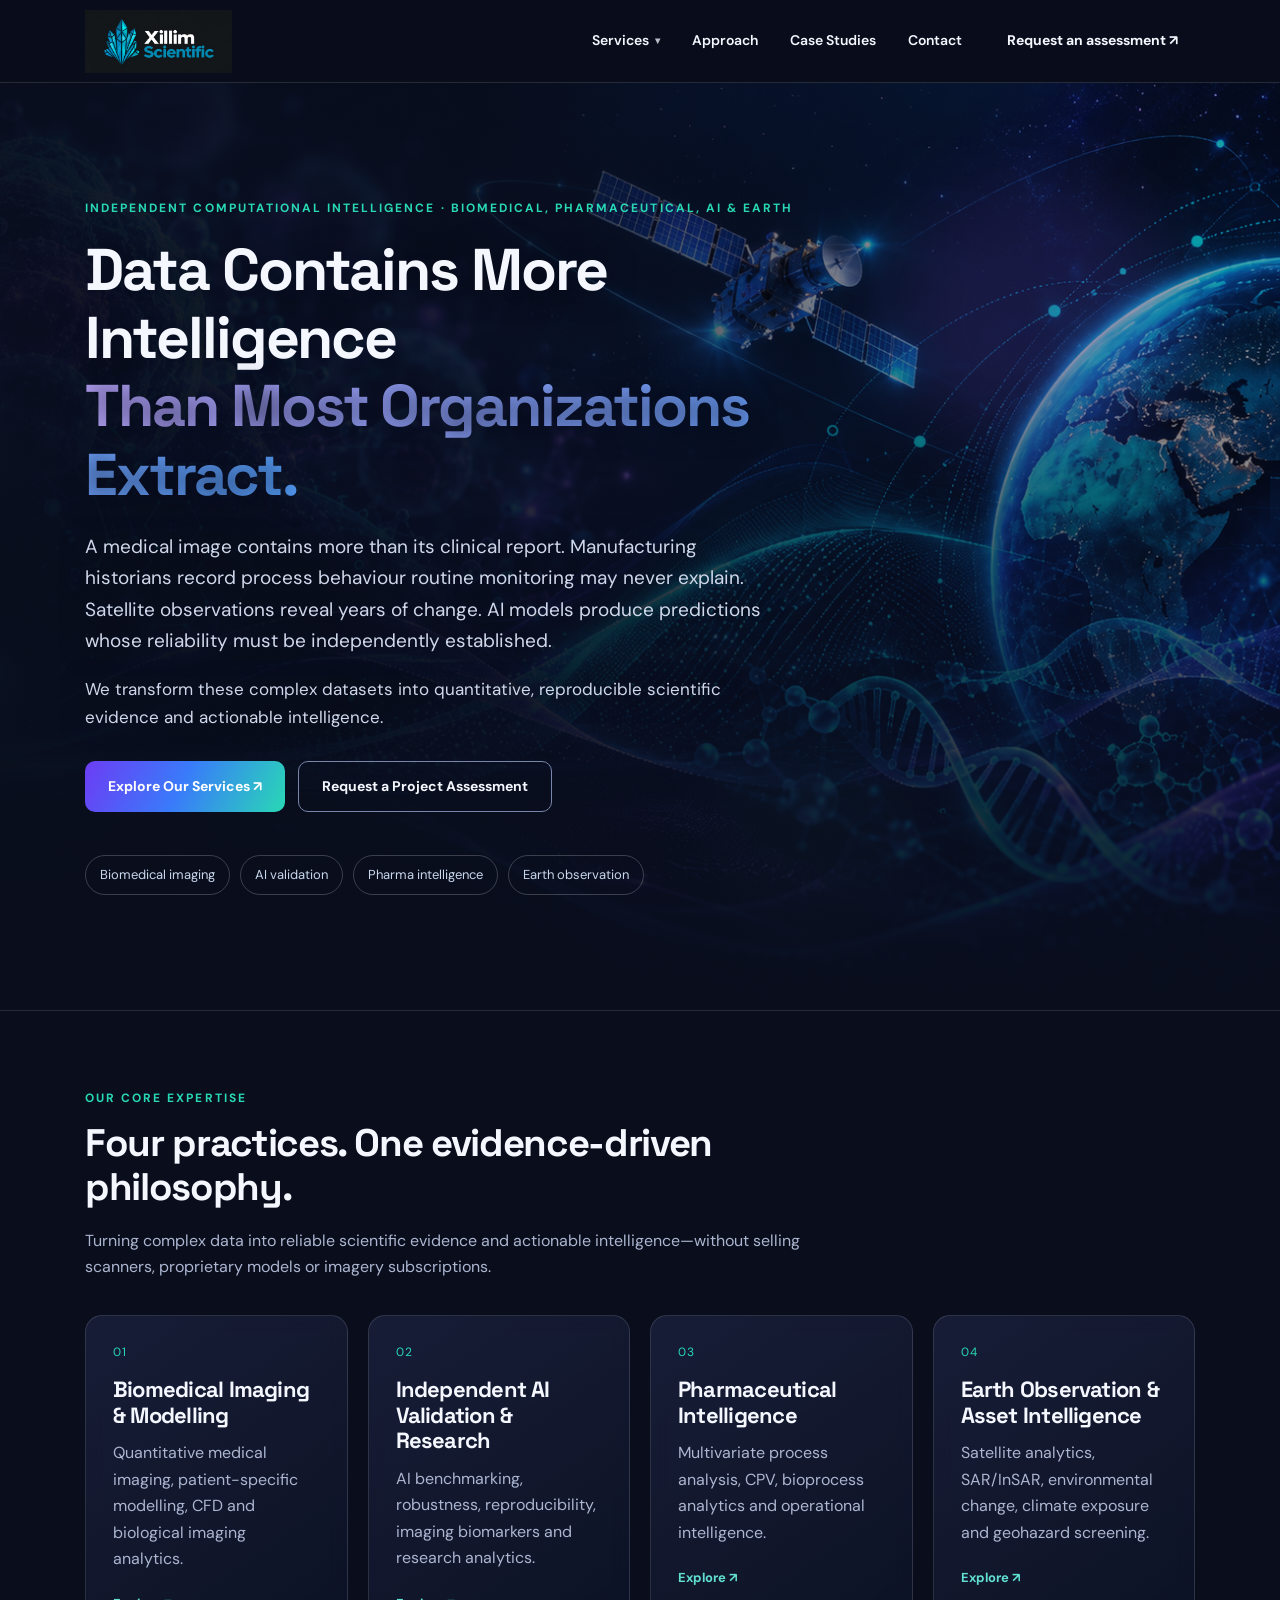
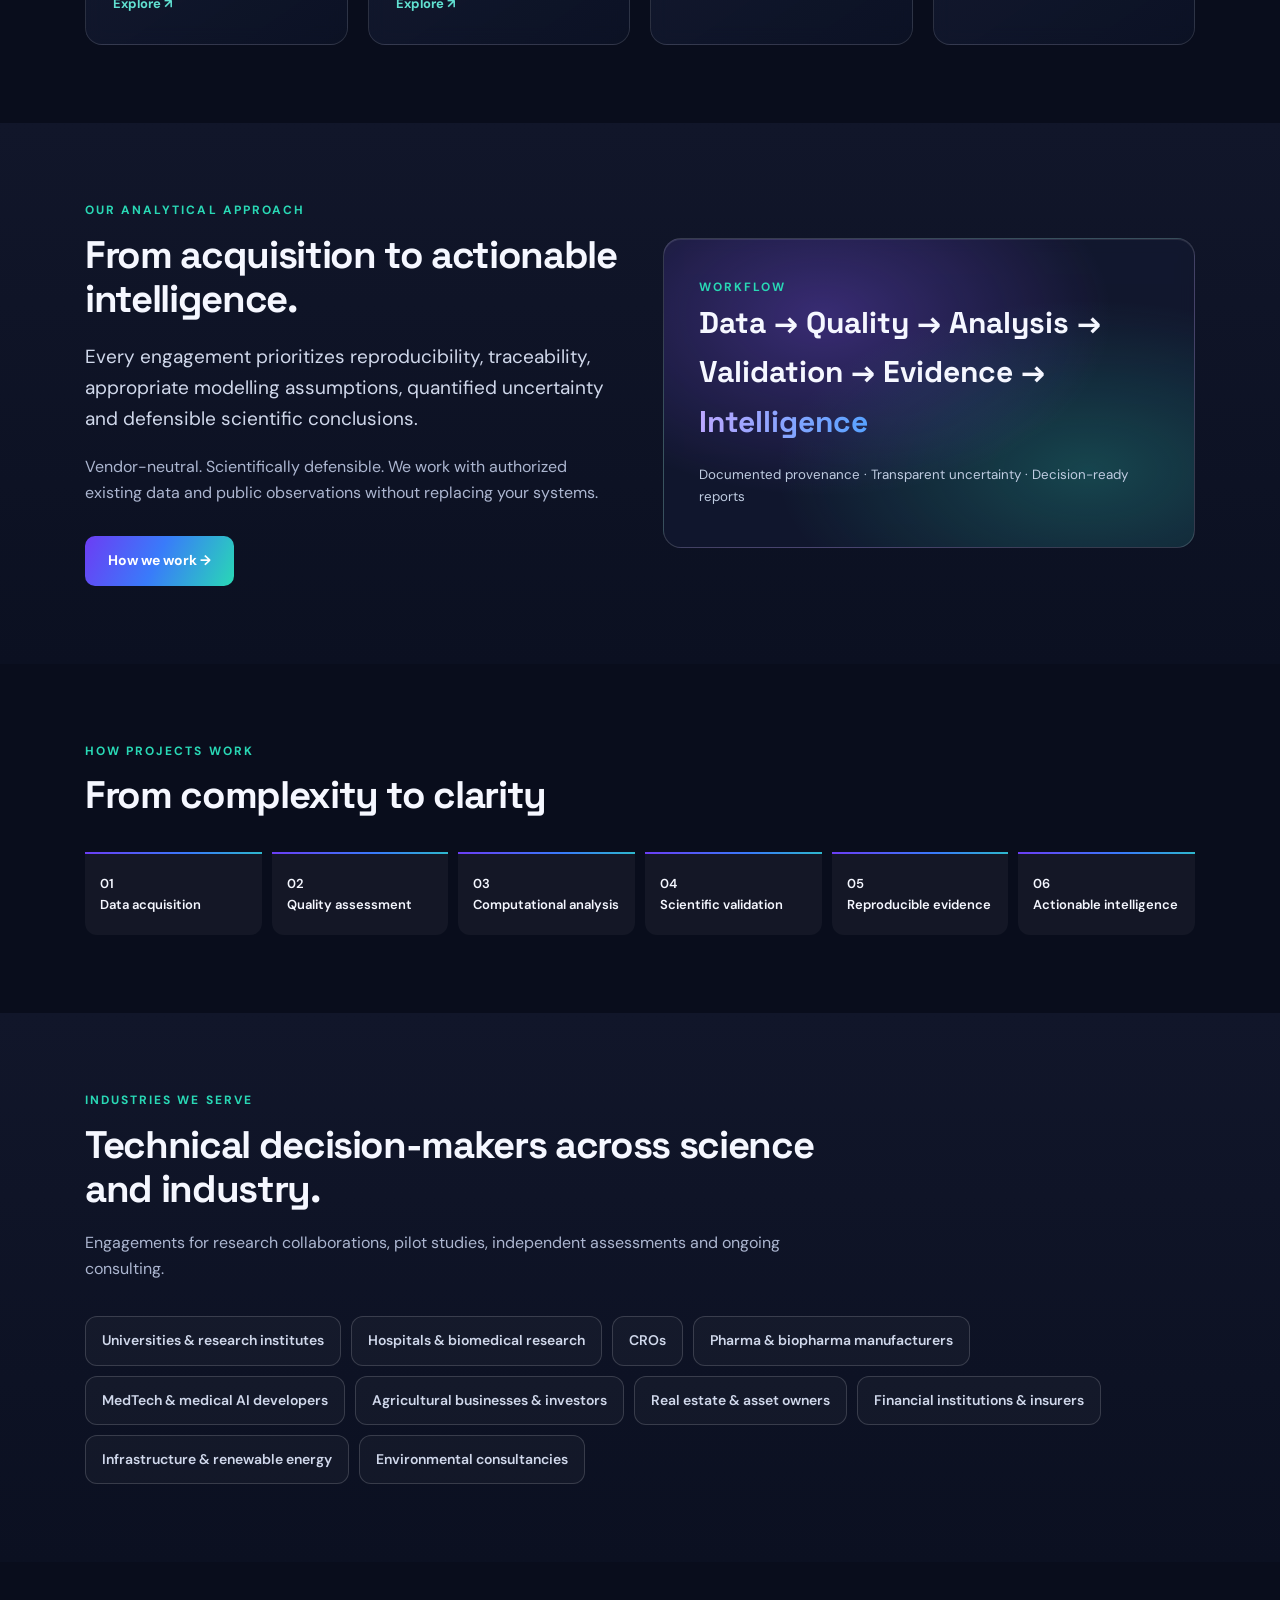
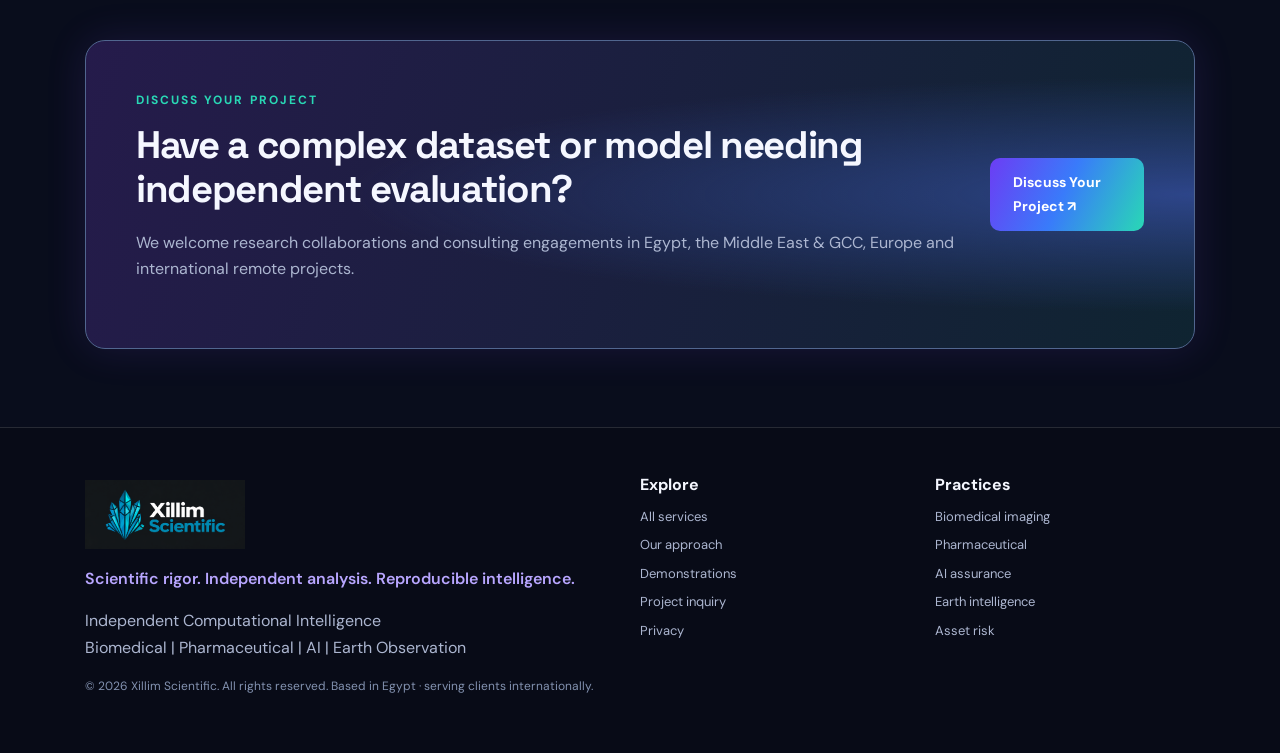
<file: index.html>
<!doctype html>
<html lang="en">
<head>
<meta charset="utf-8">
<meta name="viewport" content="width=device-width, initial-scale=1">
<meta name="theme-color" content="#090D1C">
<meta name="description" content="Xillim Scientific provides independent biomedical imaging, AI validation, pharmaceutical analytics, simulation and Earth observation intelligence.">
<meta property="og:type" content="website">
<meta property="og:title" content="Independent Computational Intelligence | Xillim Scientific">
<meta property="og:description" content="Xillim Scientific provides independent biomedical imaging, AI validation, pharmaceutical analytics, simulation and Earth observation intelligence.">
<meta property="og:image" content="assets/banner.png">
<link rel="icon" type="image/png" href="assets/favicon.png">
<link rel="stylesheet" href="assets/site.css">
<title>Independent Computational Intelligence | Xillim Scientific</title>
</head>
<body>
<a class="skip" href="#main">Skip to main content</a>
<header class="header"><nav class="wrap nav" aria-label="Primary navigation">
<a href="index.html" class="logo" aria-label="Xillim Scientific home"><img src="assets/logo.png" alt="Xillim Scientific"></a>
<button class="menu" aria-controls="mainnav" aria-expanded="false">Menu ☰</button>
<div class="navlinks" id="mainnav">
<div class="navitem">
<button type="button" aria-expanded="false" aria-haspopup="true">Services <span class="chev">▾</span></button>
<div class="dropdown" role="menu">
<div class="group">Biomedical &amp; Life Sciences</div>
<a href="medical-imaging.html">Advanced Medical Imaging</a>
<a href="computational-modelling.html">Computational Modelling &amp; CFD</a>
<a href="digital-pathology.html">Digital Pathology</a>
<a href="ai-validation.html">Medical AI Validation</a>
<a href="research-analytics.html">Research &amp; Clinical Development</a>
<div class="group">Manufacturing &amp; Industrial</div>
<a href="manufacturing-intelligence.html">Pharmaceutical Manufacturing Intelligence</a>
<div class="group">Earth &amp; Environmental</div>
<a href="earth-intelligence.html">Satellite &amp; Geospatial Intelligence</a>
<a href="asset-risk.html">Physical Asset &amp; Climate Risk</a>
<a href="environmental-intelligence.html">Environmental &amp; Sustainability</a>
<a href="services.html">All services overview →</a>
</div>
</div>
<a href="about.html">Approach</a>
<a href="demonstrations.html">Case Studies</a>
<a href="request.html">Contact</a>
<a class="cta" href="request.html">Request an assessment ↗</a>
</div>
</nav></header>
<main id="main">

<section class="hero hero-animate">
<span class="orb a" aria-hidden="true"></span>
<span class="orb b" aria-hidden="true"></span>
<div class="wrap">
<div class="eyebrow">Independent Computational Intelligence · Biomedical, Pharmaceutical, AI &amp; Earth</div>
<h1>Data Contains More Intelligence<br><span class="grad">Than Most Organizations Extract.</span></h1>
<p class="lead">A medical image contains more than its clinical report. Manufacturing historians record process behaviour routine monitoring may never explain. Satellite observations reveal years of change. AI models produce predictions whose reliability must be independently established.</p>
<p class="lead" style="margin-top:14px;font-size:17px">We transform these complex datasets into quantitative, reproducible scientific evidence and actionable intelligence.</p>
<div class="actions">
<a class="button" href="services.html">Explore Our Services ↗</a>
<a class="button secondary" href="request.html">Request a Project Assessment</a>
</div>
<div class="strip" style="margin-top:43px">
<span>Biomedical imaging</span><span>AI validation</span><span>Pharma intelligence</span><span>Earth observation</span>
</div>
</div>
</section>

<section class="section">
<div class="wrap">
<div class="sectionhead reveal">
<div class="eyebrow">Our core expertise</div>
<h2>Four practices. One evidence-driven philosophy.</h2>
<p class="muted">Turning complex data into reliable scientific evidence and actionable intelligence—without selling scanners, proprietary models or imagery subscriptions.</p>
</div>
<div class="grid cards4">
<a class="card reveal" href="medical-imaging.html"><div class="num">01</div><h3>Biomedical Imaging &amp; Modelling</h3><p>Quantitative medical imaging, patient-specific modelling, CFD and biological imaging analytics.</p><span class="more">Explore ↗</span></a>
<a class="card reveal reveal-delay-1" href="ai-validation.html"><div class="num">02</div><h3>Independent AI Validation &amp; Research</h3><p>AI benchmarking, robustness, reproducibility, imaging biomarkers and research analytics.</p><span class="more">Explore ↗</span></a>
<a class="card reveal reveal-delay-2" href="manufacturing-intelligence.html"><div class="num">03</div><h3>Pharmaceutical Intelligence</h3><p>Multivariate process analysis, CPV, bioprocess analytics and operational intelligence.</p><span class="more">Explore ↗</span></a>
<a class="card reveal reveal-delay-3" href="earth-intelligence.html"><div class="num">04</div><h3>Earth Observation &amp; Asset Intelligence</h3><p>Satellite analytics, SAR/InSAR, environmental change, climate exposure and geohazard screening.</p><span class="more">Explore ↗</span></a>
</div>
</div>
</section>

<section class="section alt">
<div class="wrap split">
<div class="reveal">
<div class="eyebrow">Our analytical approach</div>
<h2>From acquisition to actionable intelligence.</h2>
<p class="lead">Every engagement prioritizes reproducibility, traceability, appropriate modelling assumptions, quantified uncertainty and defensible scientific conclusions.</p>
<p class="muted">Vendor-neutral. Scientifically defensible. We work with authorized existing data and public observations without replacing your systems.</p>
<div class="actions"><a class="button" href="about.html">How we work →</a></div>
</div>
<div class="visual reveal reveal-delay-2">
<span class="eyebrow">Workflow</span>
<div>Data → Quality → Analysis → Validation → Evidence → <span class="grad">Intelligence</span></div>
<small>Documented provenance · Transparent uncertainty · Decision-ready reports</small>
</div>
</div>
</section>

<section class="section">
<div class="wrap">
<div class="sectionhead reveal">
<div class="eyebrow">How projects work</div>
<h2>From complexity to clarity</h2>
</div>
<div class="steps">
<div class="step reveal">01<br>Data acquisition</div>
<div class="step reveal reveal-delay-1">02<br>Quality assessment</div>
<div class="step reveal reveal-delay-2">03<br>Computational analysis</div>
<div class="step reveal reveal-delay-3">04<br>Scientific validation</div>
<div class="step reveal reveal-delay-4">05<br>Reproducible evidence</div>
<div class="step reveal">06<br>Actionable intelligence</div>
</div>
</div>
</section>

<section class="section alt">
<div class="wrap">
<div class="sectionhead reveal">
<div class="eyebrow">Industries we serve</div>
<h2>Technical decision-makers across science and industry.</h2>
<p class="muted">Engagements for research collaborations, pilot studies, independent assessments and ongoing consulting.</p>
</div>
<div class="industries reveal">
<span>Universities &amp; research institutes</span>
<span>Hospitals &amp; biomedical research</span>
<span>CROs</span>
<span>Pharma &amp; biopharma manufacturers</span>
<span>MedTech &amp; medical AI developers</span>
<span>Agricultural businesses &amp; investors</span>
<span>Real estate &amp; asset owners</span>
<span>Financial institutions &amp; insurers</span>
<span>Infrastructure &amp; renewable energy</span>
<span>Environmental consultancies</span>
</div>
</div>
</section>

<section class="section">
<div class="wrap">
<div class="bannercta reveal">
<div>
<div class="eyebrow">Discuss your project</div>
<h2>Have a complex dataset or model needing independent evaluation?</h2>
<p class="muted">We welcome research collaborations and consulting engagements in Egypt, the Middle East &amp; GCC, Europe and international remote projects.</p>
</div>
<a class="button" href="request.html">Discuss Your Project ↗</a>
</div>
</div>
</section>

</main>
<footer class="footer"><div class="wrap footgrid">
<div>
<a class="logo" href="index.html"><img src="assets/logo.png" alt="Xillim Scientific"></a>
<p class="tagline">Scientific rigor. Independent analysis. Reproducible intelligence.</p>
<p class="muted">Independent Computational Intelligence<br>Biomedical | Pharmaceutical | AI | Earth Observation</p>
<p class="fine">© 2026 Xillim Scientific. All rights reserved. Based in Egypt · serving clients internationally.</p>
</div>
<div>
<strong>Explore</strong>
<a href="services.html">All services</a>
<a href="about.html">Our approach</a>
<a href="demonstrations.html">Demonstrations</a>
<a href="request.html">Project inquiry</a>
<a href="privacy.html">Privacy</a>
</div>
<div>
<strong>Practices</strong>
<a href="medical-imaging.html">Biomedical imaging</a>
<a href="manufacturing-intelligence.html">Pharmaceutical</a>
<a href="ai-validation.html">AI assurance</a>
<a href="earth-intelligence.html">Earth intelligence</a>
<a href="asset-risk.html">Asset risk</a>
</div>
</div></footer>
<script src="assets/site.js" defer></script>
</body>
</html>
</file>
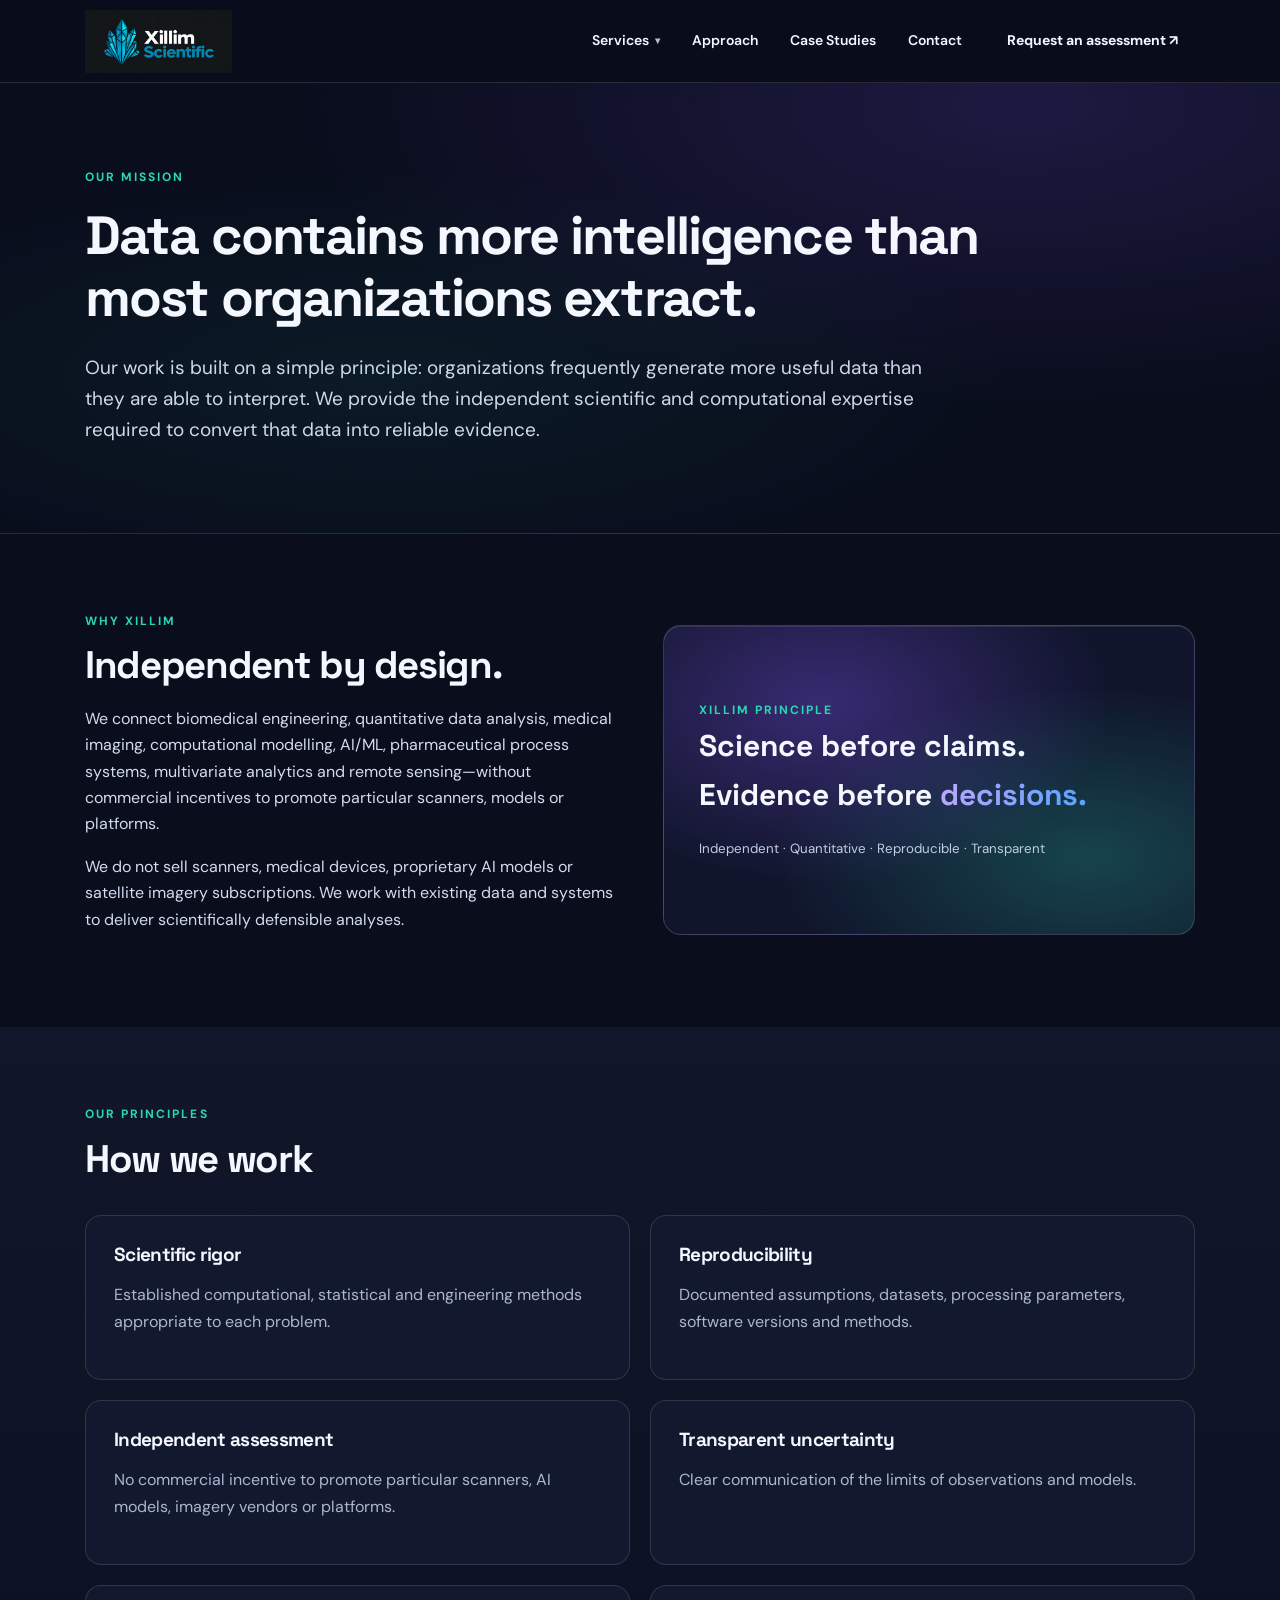
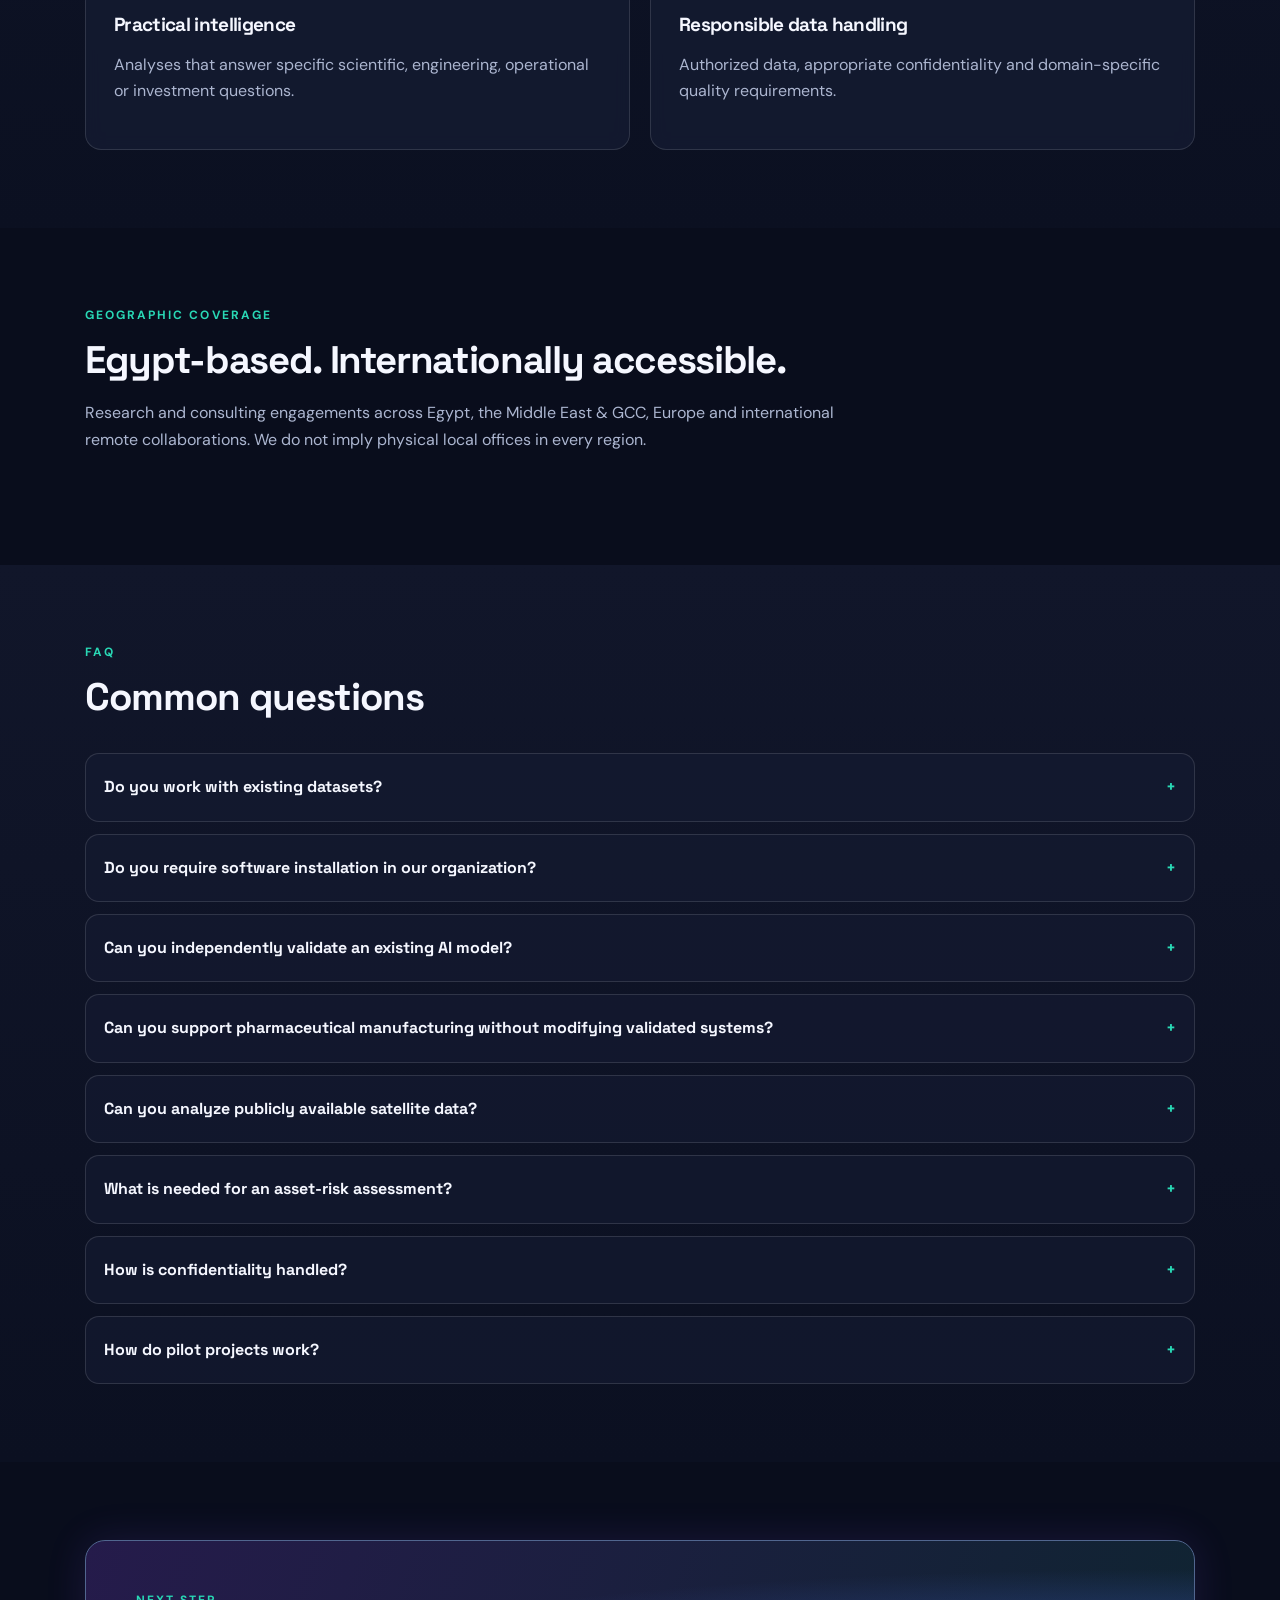
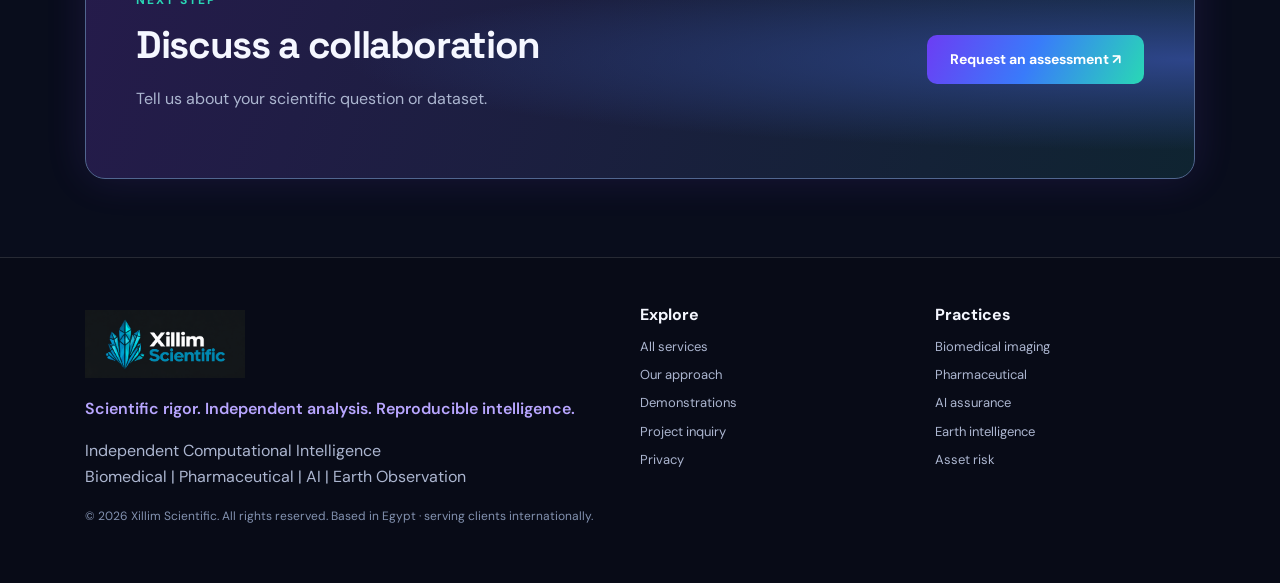
<file: about.html>
<!doctype html>
<html lang="en">
<head>
<meta charset="utf-8">
<meta name="viewport" content="width=device-width, initial-scale=1">
<meta name="theme-color" content="#090D1C">
<meta name="description" content="The mission, principles and FAQ of Xillim Scientific: independent computational intelligence.">
<meta property="og:type" content="website">
<meta property="og:title" content="About Xillim | Xillim Scientific">
<meta property="og:description" content="The mission, principles and FAQ of Xillim Scientific: independent computational intelligence.">
<meta property="og:image" content="assets/banner.png">
<link rel="icon" type="image/png" href="assets/favicon.png">
<link rel="stylesheet" href="assets/site.css">
<title>About Xillim | Xillim Scientific</title>
</head>
<body>
<a class="skip" href="#main">Skip to main content</a>
<header class="header"><nav class="wrap nav" aria-label="Primary navigation">
<a href="index.html" class="logo" aria-label="Xillim Scientific home"><img src="assets/logo.png" alt="Xillim Scientific"></a>
<button class="menu" aria-controls="mainnav" aria-expanded="false">Menu ☰</button>
<div class="navlinks" id="mainnav">
<div class="navitem">
<button type="button" aria-expanded="false" aria-haspopup="true">Services <span class="chev">▾</span></button>
<div class="dropdown" role="menu">
<div class="group">Biomedical &amp; Life Sciences</div>
<a href="medical-imaging.html">Advanced Medical Imaging</a>
<a href="computational-modelling.html">Computational Modelling &amp; CFD</a>
<a href="digital-pathology.html">Digital Pathology</a>
<a href="ai-validation.html">Medical AI Validation</a>
<a href="research-analytics.html">Research &amp; Clinical Development</a>
<div class="group">Manufacturing &amp; Industrial</div>
<a href="manufacturing-intelligence.html">Pharmaceutical Manufacturing Intelligence</a>
<div class="group">Earth &amp; Environmental</div>
<a href="earth-intelligence.html">Satellite &amp; Geospatial Intelligence</a>
<a href="asset-risk.html">Physical Asset &amp; Climate Risk</a>
<a href="environmental-intelligence.html">Environmental &amp; Sustainability</a>
<a href="services.html">All services overview →</a>
</div>
</div>
<a href="about.html">Approach</a>
<a href="demonstrations.html">Case Studies</a>
<a href="request.html">Contact</a>
<a class="cta" href="request.html">Request an assessment ↗</a>
</div>
</nav></header>
<main id="main">

<section class="pagehero">
<div class="wrap">
<div class="eyebrow reveal">Our mission</div>
<h1 class="reveal reveal-delay-1">Data contains more intelligence than most organizations extract.</h1>
<p class="lead reveal reveal-delay-2">Our work is built on a simple principle: organizations frequently generate more useful data than they are able to interpret. We provide the independent scientific and computational expertise required to convert that data into reliable evidence.</p>
</div>
</section>
<section class="section">
<div class="wrap split">
<div class="prose reveal">
<div class="eyebrow">Why Xillim</div>
<h2>Independent by design.</h2>
<p>We connect biomedical engineering, quantitative data analysis, medical imaging, computational modelling, AI/ML, pharmaceutical process systems, multivariate analytics and remote sensing—without commercial incentives to promote particular scanners, models or platforms.</p>
<p>We do not sell scanners, medical devices, proprietary AI models or satellite imagery subscriptions. We work with existing data and systems to deliver scientifically defensible analyses.</p>
</div>
<div class="visual reveal reveal-delay-2">
<span class="eyebrow">Xillim principle</span>
<div>Science before claims.<br>Evidence before <span class="grad">decisions.</span></div>
<small>Independent · Quantitative · Reproducible · Transparent</small>
</div>
</div>
</section>
<section class="section alt">
<div class="wrap">
<div class="sectionhead reveal"><div class="eyebrow">Our principles</div><h2>How we work</h2></div>
<div class="grid cards2">
<div class="panel reveal"><h3>Scientific rigor</h3><p>Established computational, statistical and engineering methods appropriate to each problem.</p></div>
<div class="panel reveal reveal-delay-1"><h3>Reproducibility</h3><p>Documented assumptions, datasets, processing parameters, software versions and methods.</p></div>
<div class="panel reveal reveal-delay-2"><h3>Independent assessment</h3><p>No commercial incentive to promote particular scanners, AI models, imagery vendors or platforms.</p></div>
<div class="panel reveal"><h3>Transparent uncertainty</h3><p>Clear communication of the limits of observations and models.</p></div>
<div class="panel reveal reveal-delay-1"><h3>Practical intelligence</h3><p>Analyses that answer specific scientific, engineering, operational or investment questions.</p></div>
<div class="panel reveal reveal-delay-2"><h3>Responsible data handling</h3><p>Authorized data, appropriate confidentiality and domain-specific quality requirements.</p></div>
</div>
</div>
</section>
<section class="section">
<div class="wrap">
<div class="sectionhead reveal"><div class="eyebrow">Geographic coverage</div><h2>Egypt-based. Internationally accessible.</h2>
<p class="muted">Research and consulting engagements across Egypt, the Middle East &amp; GCC, Europe and international remote collaborations. We do not imply physical local offices in every region.</p>
</div>
</div>
</section>
<section class="section alt">
<div class="wrap">
<div class="sectionhead reveal"><div class="eyebrow">FAQ</div><h2>Common questions</h2></div>
<div class="faq">
<details class="reveal"><summary>Do you work with existing datasets?</summary><p>Yes. We typically work with authorized exports, public Earth observation data and appropriately controlled interfaces—without requiring installation of a new platform.</p></details>
<details class="reveal"><summary>Do you require software installation in our organization?</summary><p>Usually no. Many engagements use secure data transfer of authorized exports. Where interfaces are needed, they are scoped carefully and do not replace validated systems.</p></details>
<details class="reveal"><summary>Can you independently validate an existing AI model?</summary><p>Yes. We provide technical benchmarking, robustness and generalization assessment. This is not regulatory certification unless separately authorized studies are in place.</p></details>
<details class="reveal"><summary>Can you support pharmaceutical manufacturing without modifying validated systems?</summary><p>Yes. Analysis uses authorized datasets or controlled interfaces; formal GMP decisions remain with the responsible organization.</p></details>
<details class="reveal"><summary>Can you analyze publicly available satellite data?</summary><p>Yes—for example Sentinel and Landsat—plus other appropriately licensed sources when available.</p></details>
<details class="reveal"><summary>What is needed for an asset-risk assessment?</summary><p>Typically site location or asset polygons, the hazard questions of interest, and any available contextual site information. Structural certification and legal due diligence remain outside satellite-intelligence scope.</p></details>
<details class="reveal"><summary>How is confidentiality handled?</summary><p>Share only non-confidential summaries at inquiry stage. Formal confidentiality arrangements can be agreed before sensitive data transfer.</p></details>
<details class="reveal"><summary>How do pilot projects work?</summary><p>We define a focused question, assess data fitness, deliver a scoped analysis with explicit methods and limitations, then decide whether to extend the engagement.</p></details>
</div>
</div>
</section>
<section class="section">
<div class="wrap"><div class="bannercta reveal"><div><div class="eyebrow">Next step</div><h2>Discuss a collaboration</h2><p class="muted">Tell us about your scientific question or dataset.</p></div><a class="button" href="request.html">Request an assessment ↗</a></div></div>
</section>

</main>
<footer class="footer"><div class="wrap footgrid">
<div>
<a class="logo" href="index.html"><img src="assets/logo.png" alt="Xillim Scientific"></a>
<p class="tagline">Scientific rigor. Independent analysis. Reproducible intelligence.</p>
<p class="muted">Independent Computational Intelligence<br>Biomedical | Pharmaceutical | AI | Earth Observation</p>
<p class="fine">© 2026 Xillim Scientific. All rights reserved. Based in Egypt · serving clients internationally.</p>
</div>
<div>
<strong>Explore</strong>
<a href="services.html">All services</a>
<a href="about.html">Our approach</a>
<a href="demonstrations.html">Demonstrations</a>
<a href="request.html">Project inquiry</a>
<a href="privacy.html">Privacy</a>
</div>
<div>
<strong>Practices</strong>
<a href="medical-imaging.html">Biomedical imaging</a>
<a href="manufacturing-intelligence.html">Pharmaceutical</a>
<a href="ai-validation.html">AI assurance</a>
<a href="earth-intelligence.html">Earth intelligence</a>
<a href="asset-risk.html">Asset risk</a>
</div>
</div></footer>
<script src="assets/site.js" defer></script>
</body>
</html>
</file>
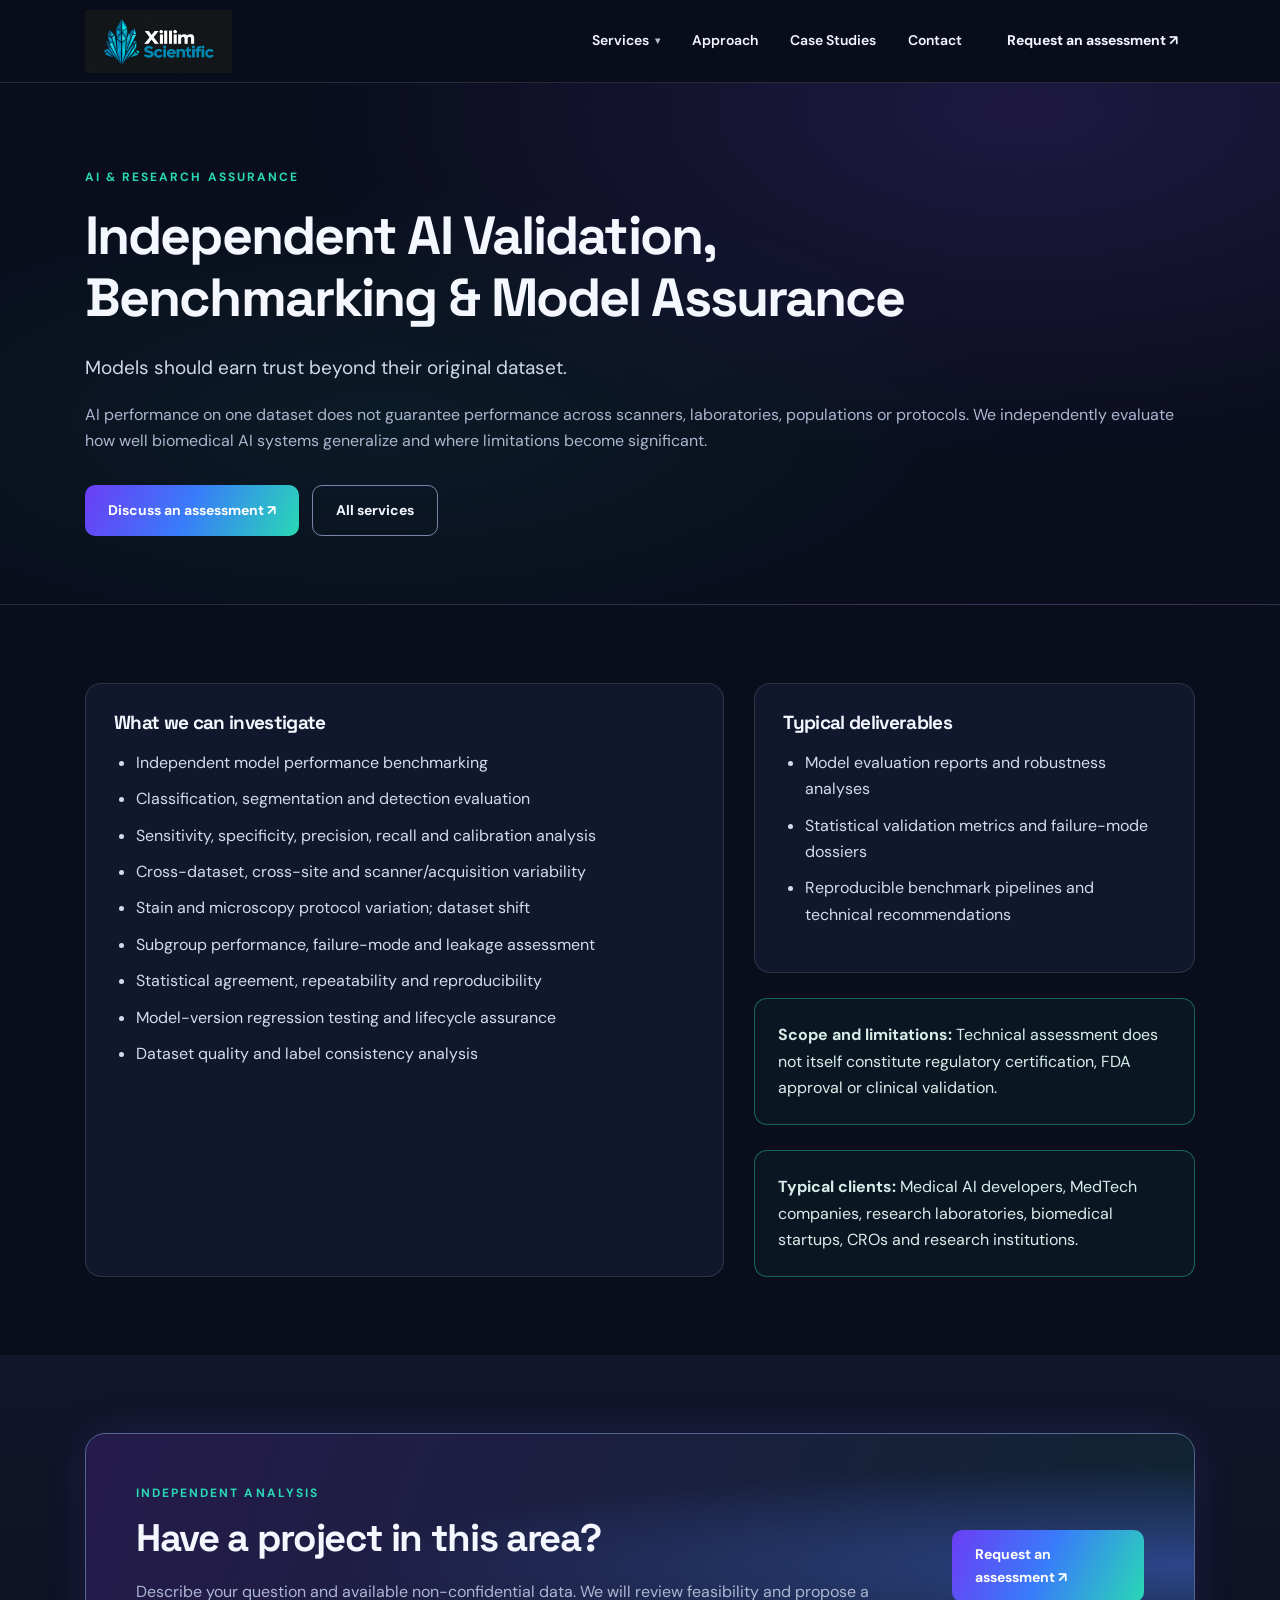
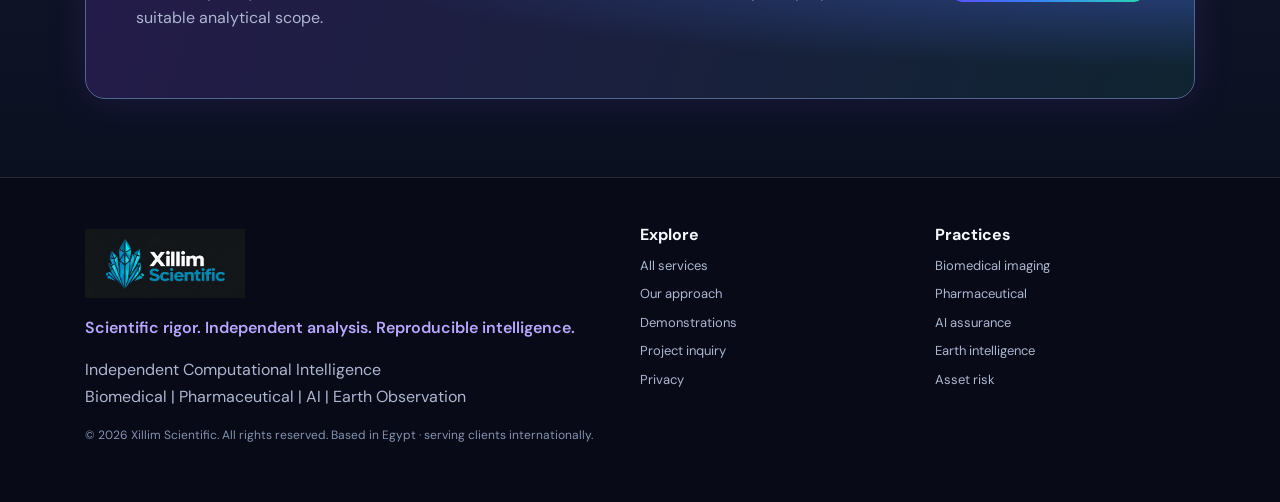
<file: ai-validation.html>
<!doctype html>
<html lang="en">
<head>
<meta charset="utf-8">
<meta name="viewport" content="width=device-width, initial-scale=1">
<meta name="theme-color" content="#090D1C">
<meta name="description" content="Independent medical AI validation, benchmarking, robustness and model assurance.">
<meta property="og:type" content="website">
<meta property="og:title" content="Independent Medical &amp; Biomedical AI Validation | Xillim Scientific">
<meta property="og:description" content="Independent medical AI validation, benchmarking, robustness and model assurance.">
<meta property="og:image" content="assets/banner.png">
<link rel="icon" type="image/png" href="assets/favicon.png">
<link rel="stylesheet" href="assets/site.css">
<title>Independent Medical &amp; Biomedical AI Validation | Xillim Scientific</title>
</head>
<body>
<a class="skip" href="#main">Skip to main content</a>
<header class="header"><nav class="wrap nav" aria-label="Primary navigation">
<a href="index.html" class="logo" aria-label="Xillim Scientific home"><img src="assets/logo.png" alt="Xillim Scientific"></a>
<button class="menu" aria-controls="mainnav" aria-expanded="false">Menu ☰</button>
<div class="navlinks" id="mainnav">
<div class="navitem">
<button type="button" aria-expanded="false" aria-haspopup="true">Services <span class="chev">▾</span></button>
<div class="dropdown" role="menu">
<div class="group">Biomedical &amp; Life Sciences</div>
<a href="medical-imaging.html">Advanced Medical Imaging</a>
<a href="computational-modelling.html">Computational Modelling &amp; CFD</a>
<a href="digital-pathology.html">Digital Pathology</a>
<a href="ai-validation.html">Medical AI Validation</a>
<a href="research-analytics.html">Research &amp; Clinical Development</a>
<div class="group">Manufacturing &amp; Industrial</div>
<a href="manufacturing-intelligence.html">Pharmaceutical Manufacturing Intelligence</a>
<div class="group">Earth &amp; Environmental</div>
<a href="earth-intelligence.html">Satellite &amp; Geospatial Intelligence</a>
<a href="asset-risk.html">Physical Asset &amp; Climate Risk</a>
<a href="environmental-intelligence.html">Environmental &amp; Sustainability</a>
<a href="services.html">All services overview →</a>
</div>
</div>
<a href="about.html">Approach</a>
<a href="demonstrations.html">Case Studies</a>
<a href="request.html">Contact</a>
<a class="cta" href="request.html">Request an assessment ↗</a>
</div>
</nav></header>
<main id="main">

<section class="pagehero">
<div class="wrap">
<div class="eyebrow reveal">AI &amp; Research Assurance</div>
<h1 class="reveal reveal-delay-1">Independent AI Validation, Benchmarking &amp; Model Assurance</h1>
<p class="lead reveal reveal-delay-2">Models should earn trust beyond their original dataset.</p>
<p class="muted reveal reveal-delay-3">AI performance on one dataset does not guarantee performance across scanners, laboratories, populations or protocols. We independently evaluate how well biomedical AI systems generalize and where limitations become significant.</p>
<div class="actions reveal reveal-delay-4">
<a class="button" href="request.html">Discuss an assessment ↗</a>
<a class="button secondary" href="services.html">All services</a>
</div>
</div>
</section>
<section class="section">
<div class="wrap two">
<div class="panel reveal">
<h3>What we can investigate</h3>
<ul class="bullet"><li>Independent model performance benchmarking</li>
<li>Classification, segmentation and detection evaluation</li>
<li>Sensitivity, specificity, precision, recall and calibration analysis</li>
<li>Cross-dataset, cross-site and scanner/acquisition variability</li>
<li>Stain and microscopy protocol variation; dataset shift</li>
<li>Subgroup performance, failure-mode and leakage assessment</li>
<li>Statistical agreement, repeatability and reproducibility</li>
<li>Model-version regression testing and lifecycle assurance</li>
<li>Dataset quality and label consistency analysis</li></ul>
</div>
<div>
<div class="panel reveal reveal-delay-1">
<h3>Typical deliverables</h3>
<ul class="bullet"><li>Model evaluation reports and robustness analyses</li>
<li>Statistical validation metrics and failure-mode dossiers</li>
<li>Reproducible benchmark pipelines and technical recommendations</li></ul>
</div>
<div class="callout reveal reveal-delay-2"><strong>Scope and limitations:</strong> Technical assessment does not itself constitute regulatory certification, FDA approval or clinical validation.</div>
<div class="callout reveal"><strong>Typical clients:</strong> Medical AI developers, MedTech companies, research laboratories, biomedical startups, CROs and research institutions.</div>
</div>
</div>
</section>
<section class="section alt">
<div class="wrap">
<div class="bannercta reveal">
<div>
<div class="eyebrow">Independent analysis</div>
<h2>Have a project in this area?</h2>
<p class="muted">Describe your question and available non-confidential data. We will review feasibility and propose a suitable analytical scope.</p>
</div>
<a class="button" href="request.html">Request an assessment ↗</a>
</div>
</div>
</section>

</main>
<footer class="footer"><div class="wrap footgrid">
<div>
<a class="logo" href="index.html"><img src="assets/logo.png" alt="Xillim Scientific"></a>
<p class="tagline">Scientific rigor. Independent analysis. Reproducible intelligence.</p>
<p class="muted">Independent Computational Intelligence<br>Biomedical | Pharmaceutical | AI | Earth Observation</p>
<p class="fine">© 2026 Xillim Scientific. All rights reserved. Based in Egypt · serving clients internationally.</p>
</div>
<div>
<strong>Explore</strong>
<a href="services.html">All services</a>
<a href="about.html">Our approach</a>
<a href="demonstrations.html">Demonstrations</a>
<a href="request.html">Project inquiry</a>
<a href="privacy.html">Privacy</a>
</div>
<div>
<strong>Practices</strong>
<a href="medical-imaging.html">Biomedical imaging</a>
<a href="manufacturing-intelligence.html">Pharmaceutical</a>
<a href="ai-validation.html">AI assurance</a>
<a href="earth-intelligence.html">Earth intelligence</a>
<a href="asset-risk.html">Asset risk</a>
</div>
</div></footer>
<script src="assets/site.js" defer></script>
</body>
</html>
</file>
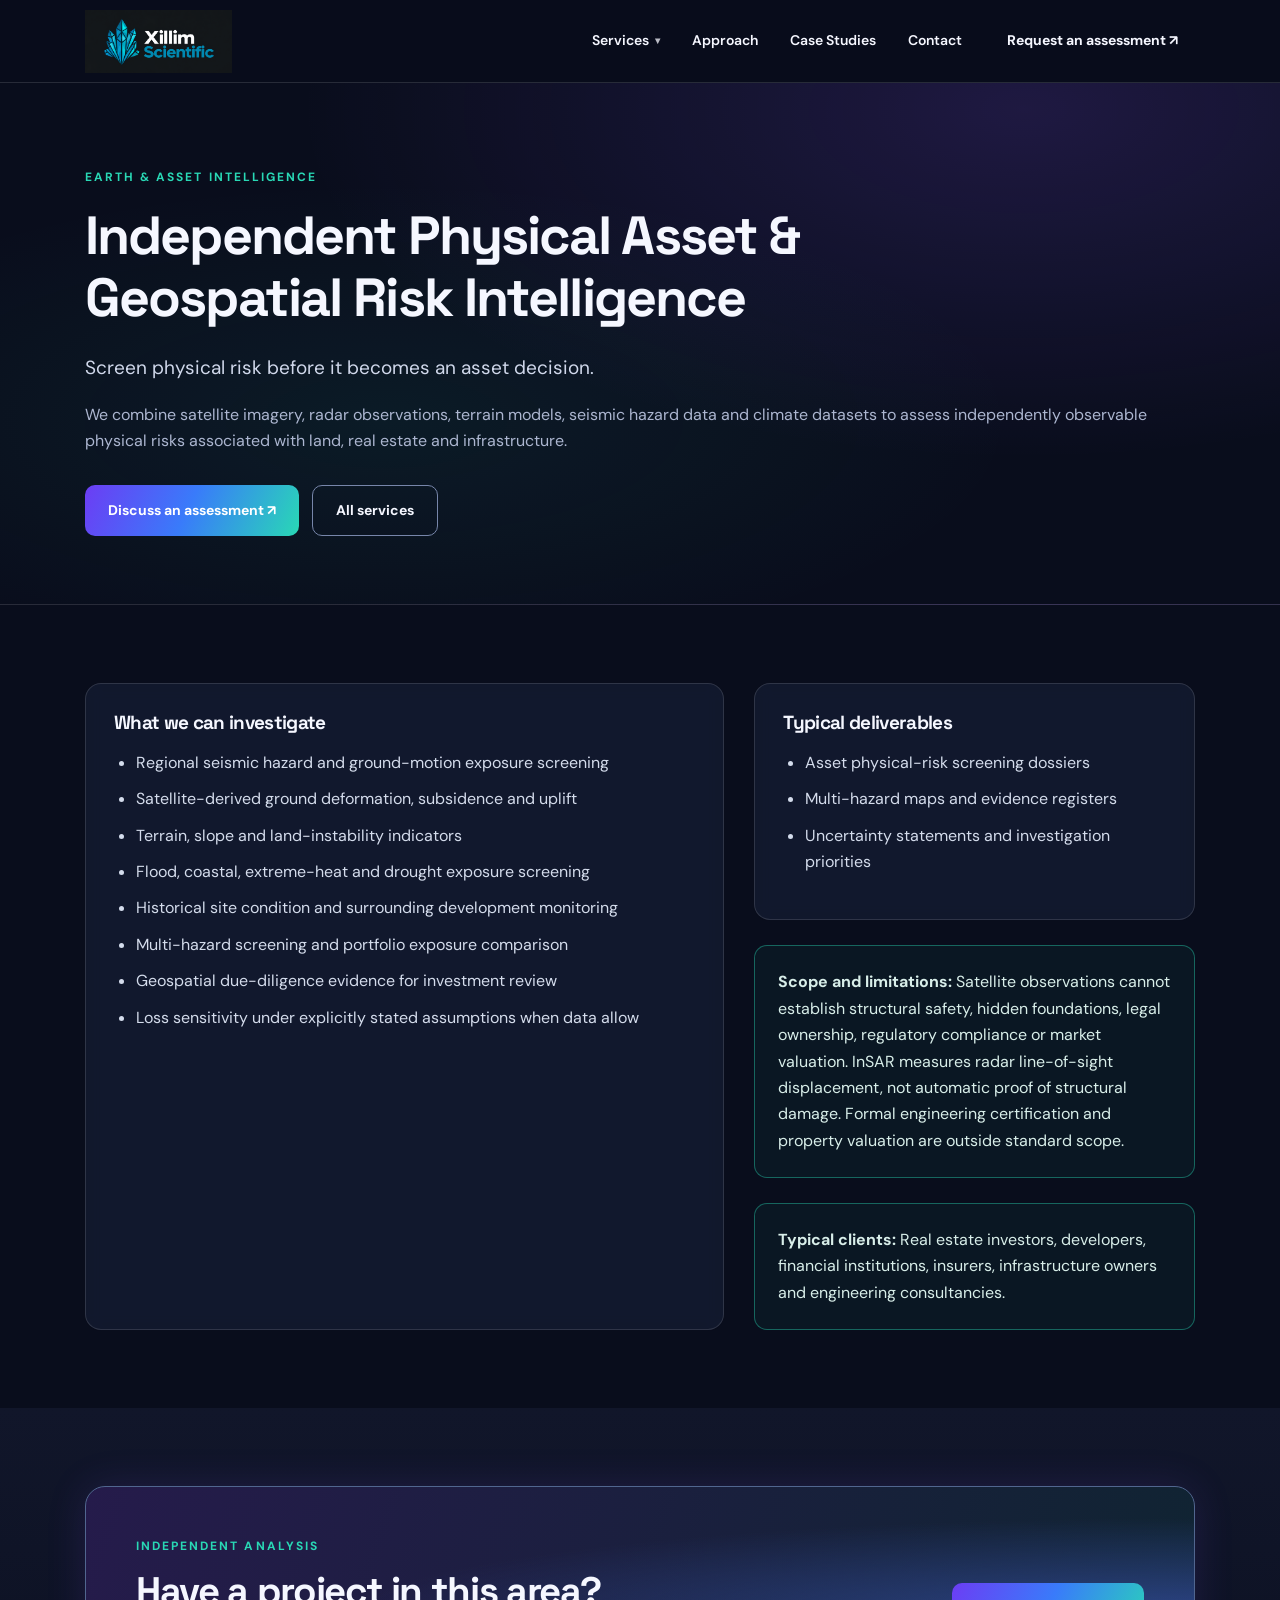
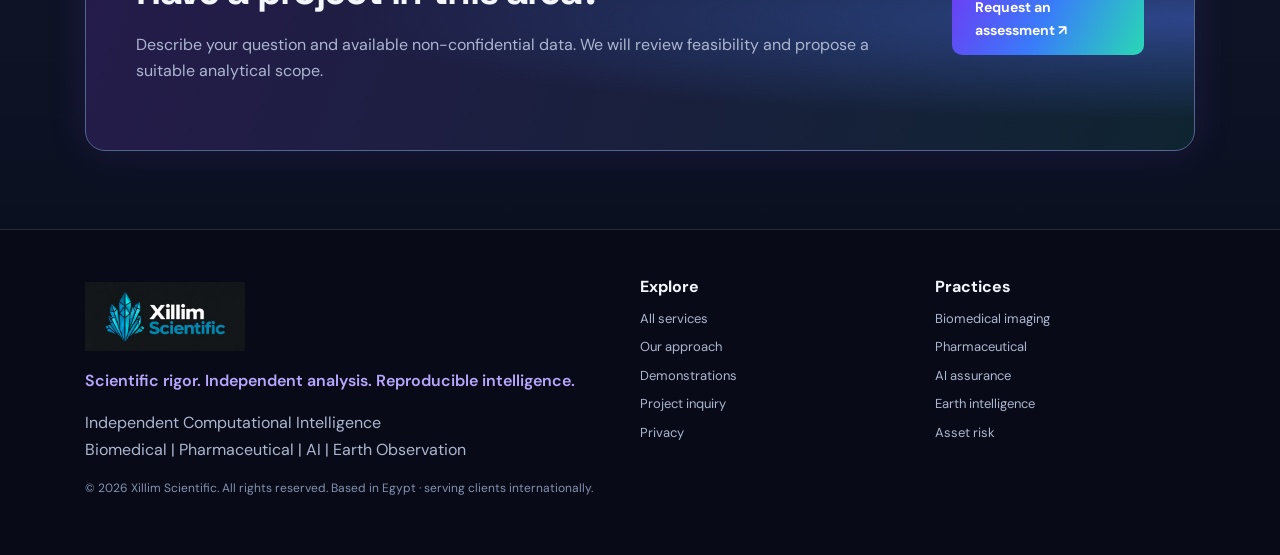
<file: asset-risk.html>
<!doctype html>
<html lang="en">
<head>
<meta charset="utf-8">
<meta name="viewport" content="width=device-width, initial-scale=1">
<meta name="theme-color" content="#090D1C">
<meta name="description" content="Independent physical asset risk screening using satellite, terrain, seismic and climate datasets.">
<meta property="og:type" content="website">
<meta property="og:title" content="Physical Asset, Geohazard &amp; Climate Risk | Xillim Scientific">
<meta property="og:description" content="Independent physical asset risk screening using satellite, terrain, seismic and climate datasets.">
<meta property="og:image" content="assets/banner.png">
<link rel="icon" type="image/png" href="assets/favicon.png">
<link rel="stylesheet" href="assets/site.css">
<title>Physical Asset, Geohazard &amp; Climate Risk | Xillim Scientific</title>
</head>
<body>
<a class="skip" href="#main">Skip to main content</a>
<header class="header"><nav class="wrap nav" aria-label="Primary navigation">
<a href="index.html" class="logo" aria-label="Xillim Scientific home"><img src="assets/logo.png" alt="Xillim Scientific"></a>
<button class="menu" aria-controls="mainnav" aria-expanded="false">Menu ☰</button>
<div class="navlinks" id="mainnav">
<div class="navitem">
<button type="button" aria-expanded="false" aria-haspopup="true">Services <span class="chev">▾</span></button>
<div class="dropdown" role="menu">
<div class="group">Biomedical &amp; Life Sciences</div>
<a href="medical-imaging.html">Advanced Medical Imaging</a>
<a href="computational-modelling.html">Computational Modelling &amp; CFD</a>
<a href="digital-pathology.html">Digital Pathology</a>
<a href="ai-validation.html">Medical AI Validation</a>
<a href="research-analytics.html">Research &amp; Clinical Development</a>
<div class="group">Manufacturing &amp; Industrial</div>
<a href="manufacturing-intelligence.html">Pharmaceutical Manufacturing Intelligence</a>
<div class="group">Earth &amp; Environmental</div>
<a href="earth-intelligence.html">Satellite &amp; Geospatial Intelligence</a>
<a href="asset-risk.html">Physical Asset &amp; Climate Risk</a>
<a href="environmental-intelligence.html">Environmental &amp; Sustainability</a>
<a href="services.html">All services overview →</a>
</div>
</div>
<a href="about.html">Approach</a>
<a href="demonstrations.html">Case Studies</a>
<a href="request.html">Contact</a>
<a class="cta" href="request.html">Request an assessment ↗</a>
</div>
</nav></header>
<main id="main">

<section class="pagehero">
<div class="wrap">
<div class="eyebrow reveal">Earth &amp; Asset Intelligence</div>
<h1 class="reveal reveal-delay-1">Independent Physical Asset &amp; Geospatial Risk Intelligence</h1>
<p class="lead reveal reveal-delay-2">Screen physical risk before it becomes an asset decision.</p>
<p class="muted reveal reveal-delay-3">We combine satellite imagery, radar observations, terrain models, seismic hazard data and climate datasets to assess independently observable physical risks associated with land, real estate and infrastructure.</p>
<div class="actions reveal reveal-delay-4">
<a class="button" href="request.html">Discuss an assessment ↗</a>
<a class="button secondary" href="services.html">All services</a>
</div>
</div>
</section>
<section class="section">
<div class="wrap two">
<div class="panel reveal">
<h3>What we can investigate</h3>
<ul class="bullet"><li>Regional seismic hazard and ground-motion exposure screening</li>
<li>Satellite-derived ground deformation, subsidence and uplift</li>
<li>Terrain, slope and land-instability indicators</li>
<li>Flood, coastal, extreme-heat and drought exposure screening</li>
<li>Historical site condition and surrounding development monitoring</li>
<li>Multi-hazard screening and portfolio exposure comparison</li>
<li>Geospatial due-diligence evidence for investment review</li>
<li>Loss sensitivity under explicitly stated assumptions when data allow</li></ul>
</div>
<div>
<div class="panel reveal reveal-delay-1">
<h3>Typical deliverables</h3>
<ul class="bullet"><li>Asset physical-risk screening dossiers</li>
<li>Multi-hazard maps and evidence registers</li>
<li>Uncertainty statements and investigation priorities</li></ul>
</div>
<div class="callout reveal reveal-delay-2"><strong>Scope and limitations:</strong> Satellite observations cannot establish structural safety, hidden foundations, legal ownership, regulatory compliance or market valuation. InSAR measures radar line-of-sight displacement, not automatic proof of structural damage. Formal engineering certification and property valuation are outside standard scope.</div>
<div class="callout reveal"><strong>Typical clients:</strong> Real estate investors, developers, financial institutions, insurers, infrastructure owners and engineering consultancies.</div>
</div>
</div>
</section>
<section class="section alt">
<div class="wrap">
<div class="bannercta reveal">
<div>
<div class="eyebrow">Independent analysis</div>
<h2>Have a project in this area?</h2>
<p class="muted">Describe your question and available non-confidential data. We will review feasibility and propose a suitable analytical scope.</p>
</div>
<a class="button" href="request.html">Request an assessment ↗</a>
</div>
</div>
</section>

</main>
<footer class="footer"><div class="wrap footgrid">
<div>
<a class="logo" href="index.html"><img src="assets/logo.png" alt="Xillim Scientific"></a>
<p class="tagline">Scientific rigor. Independent analysis. Reproducible intelligence.</p>
<p class="muted">Independent Computational Intelligence<br>Biomedical | Pharmaceutical | AI | Earth Observation</p>
<p class="fine">© 2026 Xillim Scientific. All rights reserved. Based in Egypt · serving clients internationally.</p>
</div>
<div>
<strong>Explore</strong>
<a href="services.html">All services</a>
<a href="about.html">Our approach</a>
<a href="demonstrations.html">Demonstrations</a>
<a href="request.html">Project inquiry</a>
<a href="privacy.html">Privacy</a>
</div>
<div>
<strong>Practices</strong>
<a href="medical-imaging.html">Biomedical imaging</a>
<a href="manufacturing-intelligence.html">Pharmaceutical</a>
<a href="ai-validation.html">AI assurance</a>
<a href="earth-intelligence.html">Earth intelligence</a>
<a href="asset-risk.html">Asset risk</a>
</div>
</div></footer>
<script src="assets/site.js" defer></script>
</body>
</html>
</file>
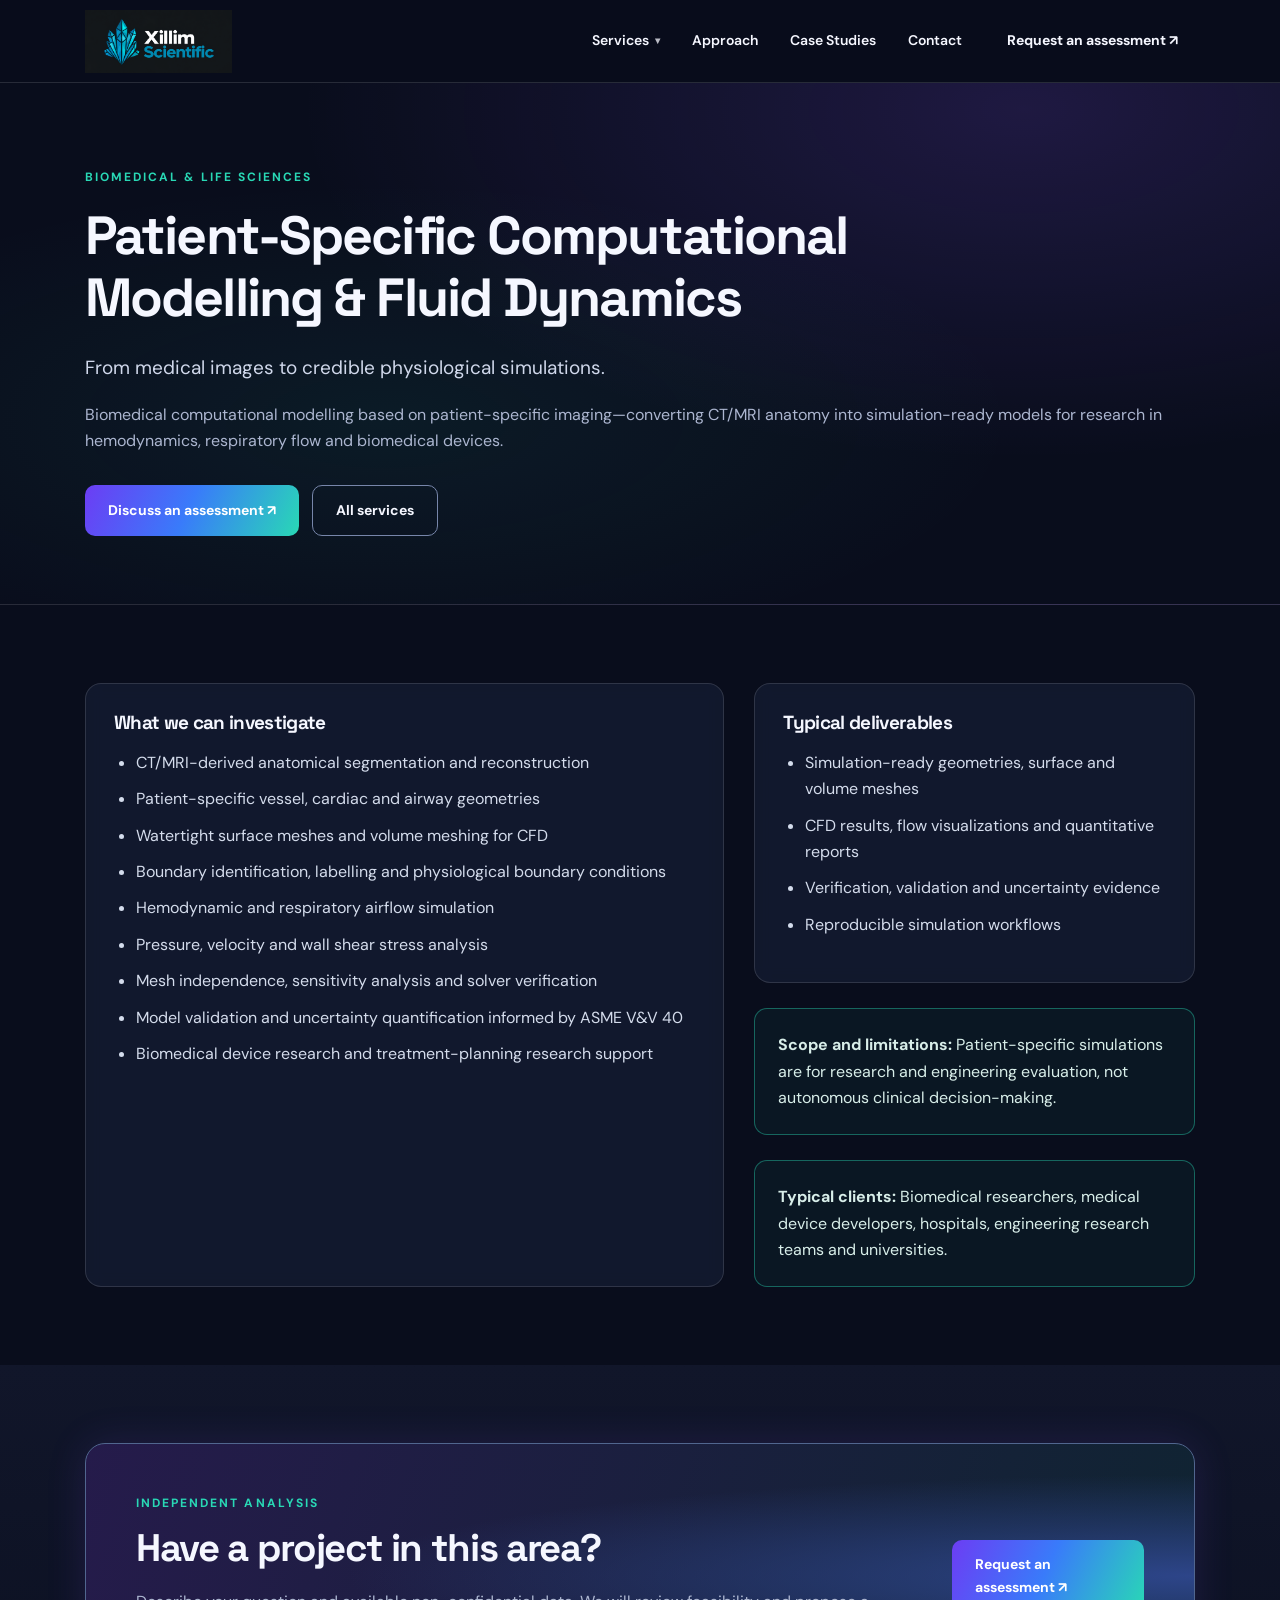
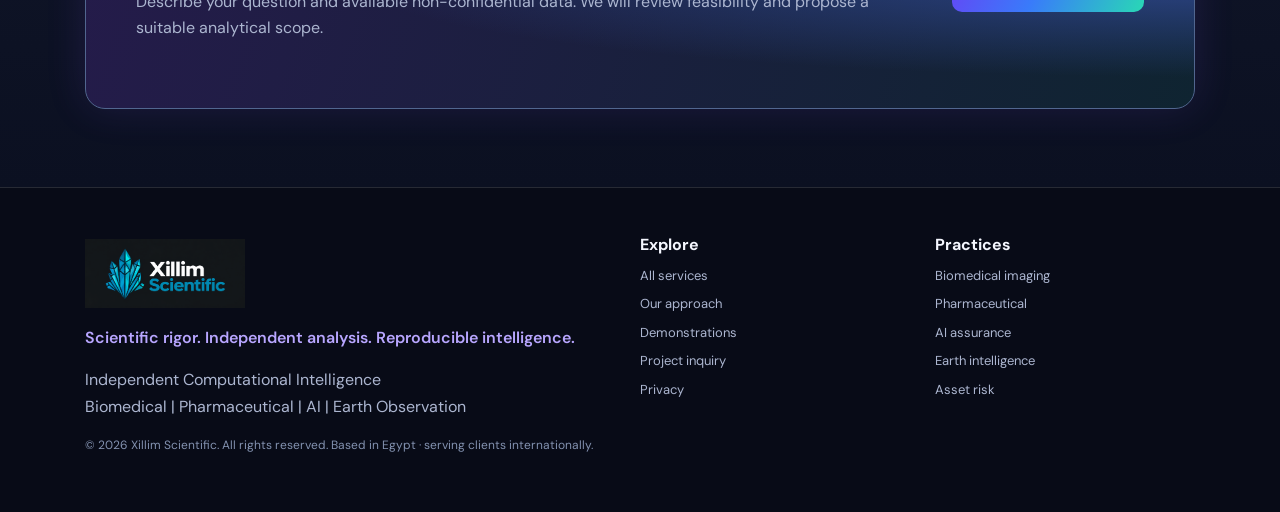
<file: computational-modelling.html>
<!doctype html>
<html lang="en">
<head>
<meta charset="utf-8">
<meta name="viewport" content="width=device-width, initial-scale=1">
<meta name="theme-color" content="#090D1C">
<meta name="description" content="Patient-specific biomedical CFD simulation, mesh generation and model credibility assessment from CT/MRI.">
<meta property="og:type" content="website">
<meta property="og:title" content="Image-Based Computational Modelling &amp; CFD | Xillim Scientific">
<meta property="og:description" content="Patient-specific biomedical CFD simulation, mesh generation and model credibility assessment from CT/MRI.">
<meta property="og:image" content="assets/banner.png">
<link rel="icon" type="image/png" href="assets/favicon.png">
<link rel="stylesheet" href="assets/site.css">
<title>Image-Based Computational Modelling &amp; CFD | Xillim Scientific</title>
</head>
<body>
<a class="skip" href="#main">Skip to main content</a>
<header class="header"><nav class="wrap nav" aria-label="Primary navigation">
<a href="index.html" class="logo" aria-label="Xillim Scientific home"><img src="assets/logo.png" alt="Xillim Scientific"></a>
<button class="menu" aria-controls="mainnav" aria-expanded="false">Menu ☰</button>
<div class="navlinks" id="mainnav">
<div class="navitem">
<button type="button" aria-expanded="false" aria-haspopup="true">Services <span class="chev">▾</span></button>
<div class="dropdown" role="menu">
<div class="group">Biomedical &amp; Life Sciences</div>
<a href="medical-imaging.html">Advanced Medical Imaging</a>
<a href="computational-modelling.html">Computational Modelling &amp; CFD</a>
<a href="digital-pathology.html">Digital Pathology</a>
<a href="ai-validation.html">Medical AI Validation</a>
<a href="research-analytics.html">Research &amp; Clinical Development</a>
<div class="group">Manufacturing &amp; Industrial</div>
<a href="manufacturing-intelligence.html">Pharmaceutical Manufacturing Intelligence</a>
<div class="group">Earth &amp; Environmental</div>
<a href="earth-intelligence.html">Satellite &amp; Geospatial Intelligence</a>
<a href="asset-risk.html">Physical Asset &amp; Climate Risk</a>
<a href="environmental-intelligence.html">Environmental &amp; Sustainability</a>
<a href="services.html">All services overview →</a>
</div>
</div>
<a href="about.html">Approach</a>
<a href="demonstrations.html">Case Studies</a>
<a href="request.html">Contact</a>
<a class="cta" href="request.html">Request an assessment ↗</a>
</div>
</nav></header>
<main id="main">

<section class="pagehero">
<div class="wrap">
<div class="eyebrow reveal">Biomedical &amp; Life Sciences</div>
<h1 class="reveal reveal-delay-1">Patient-Specific Computational Modelling &amp; Fluid Dynamics</h1>
<p class="lead reveal reveal-delay-2">From medical images to credible physiological simulations.</p>
<p class="muted reveal reveal-delay-3">Biomedical computational modelling based on patient-specific imaging—converting CT/MRI anatomy into simulation-ready models for research in hemodynamics, respiratory flow and biomedical devices.</p>
<div class="actions reveal reveal-delay-4">
<a class="button" href="request.html">Discuss an assessment ↗</a>
<a class="button secondary" href="services.html">All services</a>
</div>
</div>
</section>
<section class="section">
<div class="wrap two">
<div class="panel reveal">
<h3>What we can investigate</h3>
<ul class="bullet"><li>CT/MRI-derived anatomical segmentation and reconstruction</li>
<li>Patient-specific vessel, cardiac and airway geometries</li>
<li>Watertight surface meshes and volume meshing for CFD</li>
<li>Boundary identification, labelling and physiological boundary conditions</li>
<li>Hemodynamic and respiratory airflow simulation</li>
<li>Pressure, velocity and wall shear stress analysis</li>
<li>Mesh independence, sensitivity analysis and solver verification</li>
<li>Model validation and uncertainty quantification informed by ASME V&amp;V 40</li>
<li>Biomedical device research and treatment-planning research support</li></ul>
</div>
<div>
<div class="panel reveal reveal-delay-1">
<h3>Typical deliverables</h3>
<ul class="bullet"><li>Simulation-ready geometries, surface and volume meshes</li>
<li>CFD results, flow visualizations and quantitative reports</li>
<li>Verification, validation and uncertainty evidence</li>
<li>Reproducible simulation workflows</li></ul>
</div>
<div class="callout reveal reveal-delay-2"><strong>Scope and limitations:</strong> Patient-specific simulations are for research and engineering evaluation, not autonomous clinical decision-making.</div>
<div class="callout reveal"><strong>Typical clients:</strong> Biomedical researchers, medical device developers, hospitals, engineering research teams and universities.</div>
</div>
</div>
</section>
<section class="section alt">
<div class="wrap">
<div class="bannercta reveal">
<div>
<div class="eyebrow">Independent analysis</div>
<h2>Have a project in this area?</h2>
<p class="muted">Describe your question and available non-confidential data. We will review feasibility and propose a suitable analytical scope.</p>
</div>
<a class="button" href="request.html">Request an assessment ↗</a>
</div>
</div>
</section>

</main>
<footer class="footer"><div class="wrap footgrid">
<div>
<a class="logo" href="index.html"><img src="assets/logo.png" alt="Xillim Scientific"></a>
<p class="tagline">Scientific rigor. Independent analysis. Reproducible intelligence.</p>
<p class="muted">Independent Computational Intelligence<br>Biomedical | Pharmaceutical | AI | Earth Observation</p>
<p class="fine">© 2026 Xillim Scientific. All rights reserved. Based in Egypt · serving clients internationally.</p>
</div>
<div>
<strong>Explore</strong>
<a href="services.html">All services</a>
<a href="about.html">Our approach</a>
<a href="demonstrations.html">Demonstrations</a>
<a href="request.html">Project inquiry</a>
<a href="privacy.html">Privacy</a>
</div>
<div>
<strong>Practices</strong>
<a href="medical-imaging.html">Biomedical imaging</a>
<a href="manufacturing-intelligence.html">Pharmaceutical</a>
<a href="ai-validation.html">AI assurance</a>
<a href="earth-intelligence.html">Earth intelligence</a>
<a href="asset-risk.html">Asset risk</a>
</div>
</div></footer>
<script src="assets/site.js" defer></script>
</body>
</html>
</file>
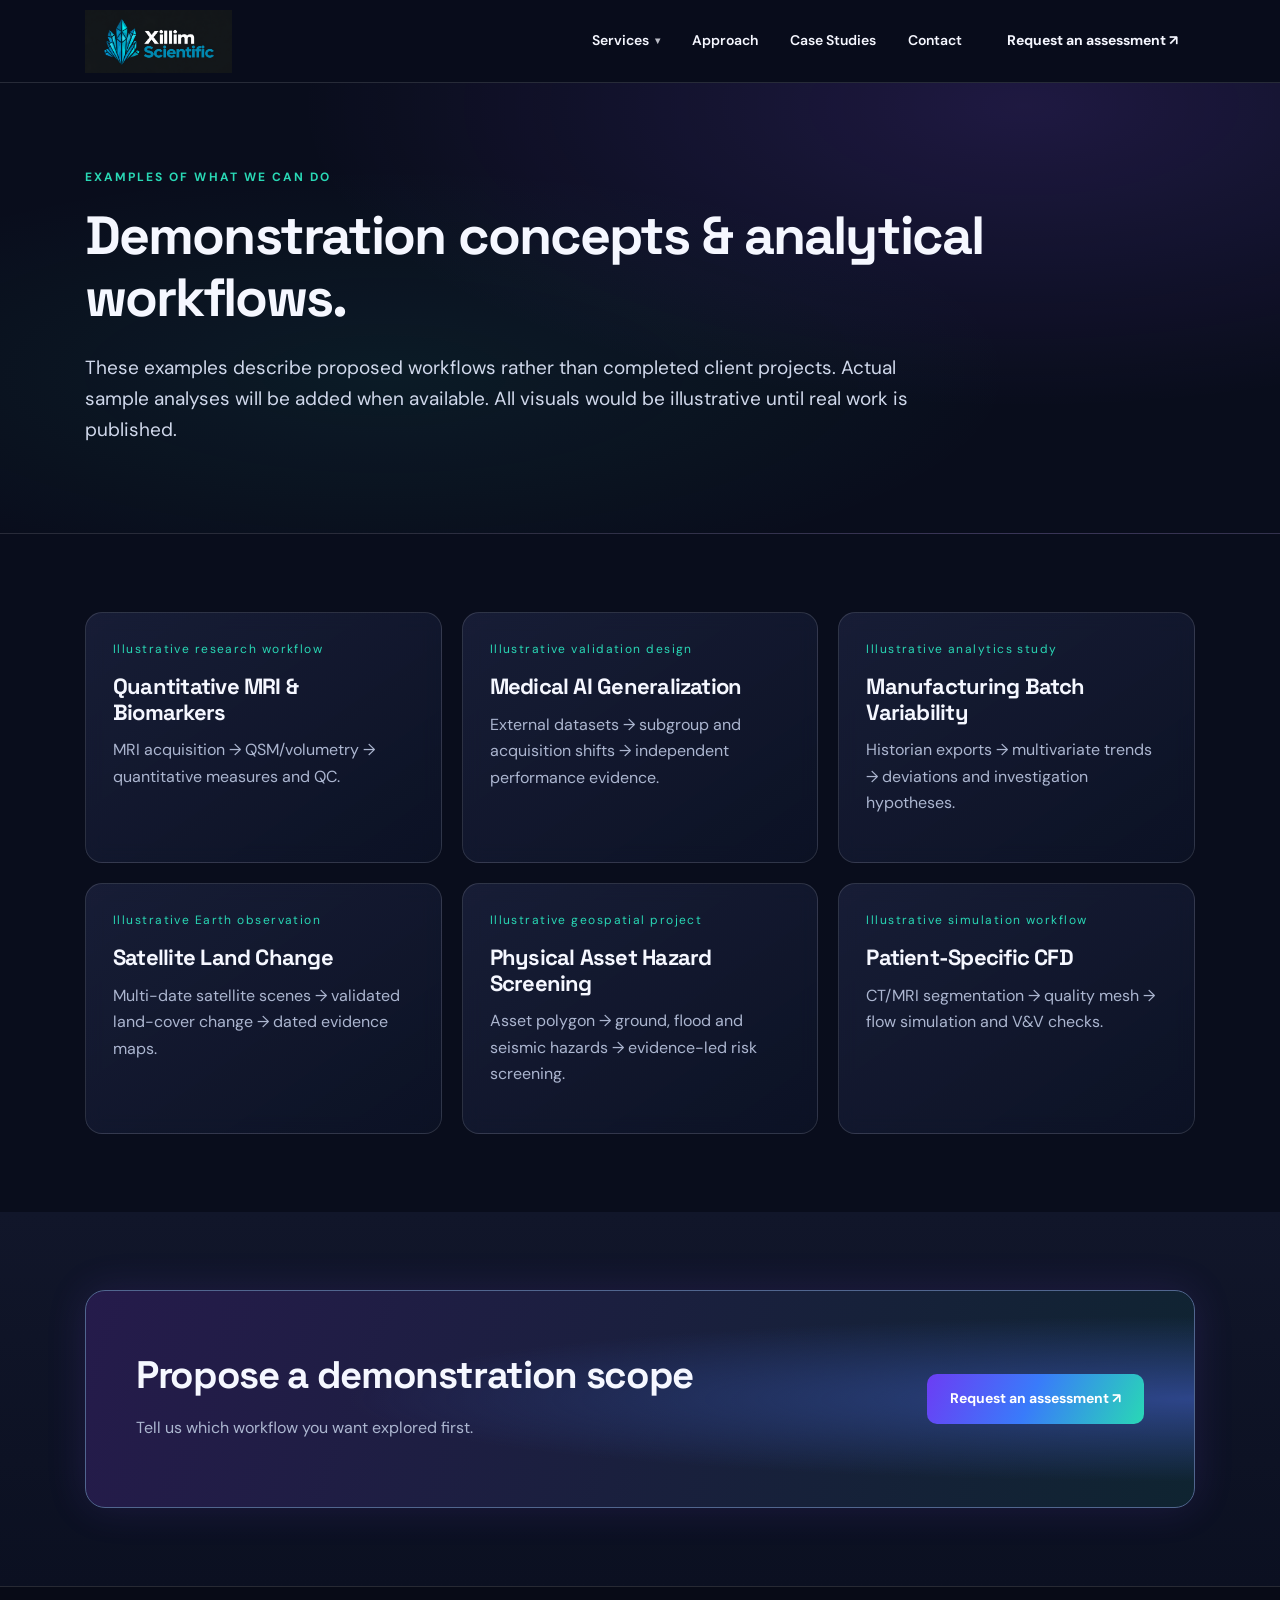
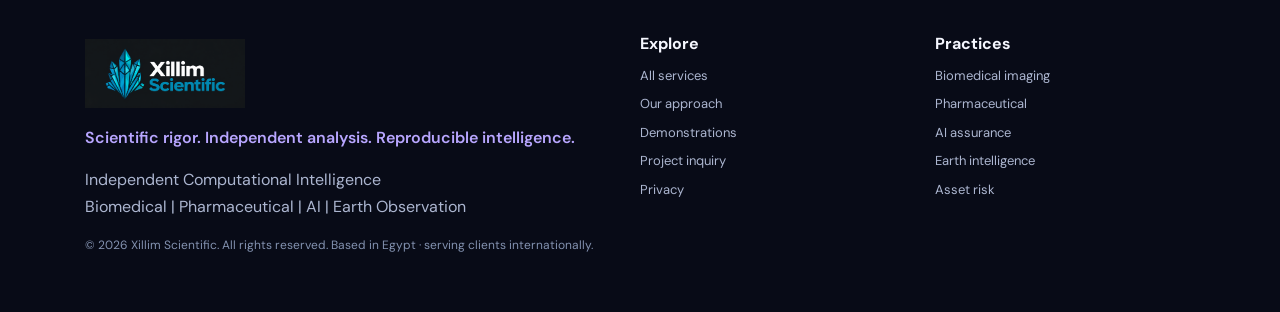
<file: demonstrations.html>
<!doctype html>
<html lang="en">
<head>
<meta charset="utf-8">
<meta name="viewport" content="width=device-width, initial-scale=1">
<meta name="theme-color" content="#090D1C">
<meta name="description" content="Proposed computational intelligence demonstration concepts across Xillim Scientific services.">
<meta property="og:type" content="website">
<meta property="og:title" content="Demonstrations | Xillim Scientific">
<meta property="og:description" content="Proposed computational intelligence demonstration concepts across Xillim Scientific services.">
<meta property="og:image" content="assets/banner.png">
<link rel="icon" type="image/png" href="assets/favicon.png">
<link rel="stylesheet" href="assets/site.css">
<title>Demonstrations | Xillim Scientific</title>
</head>
<body>
<a class="skip" href="#main">Skip to main content</a>
<header class="header"><nav class="wrap nav" aria-label="Primary navigation">
<a href="index.html" class="logo" aria-label="Xillim Scientific home"><img src="assets/logo.png" alt="Xillim Scientific"></a>
<button class="menu" aria-controls="mainnav" aria-expanded="false">Menu ☰</button>
<div class="navlinks" id="mainnav">
<div class="navitem">
<button type="button" aria-expanded="false" aria-haspopup="true">Services <span class="chev">▾</span></button>
<div class="dropdown" role="menu">
<div class="group">Biomedical &amp; Life Sciences</div>
<a href="medical-imaging.html">Advanced Medical Imaging</a>
<a href="computational-modelling.html">Computational Modelling &amp; CFD</a>
<a href="digital-pathology.html">Digital Pathology</a>
<a href="ai-validation.html">Medical AI Validation</a>
<a href="research-analytics.html">Research &amp; Clinical Development</a>
<div class="group">Manufacturing &amp; Industrial</div>
<a href="manufacturing-intelligence.html">Pharmaceutical Manufacturing Intelligence</a>
<div class="group">Earth &amp; Environmental</div>
<a href="earth-intelligence.html">Satellite &amp; Geospatial Intelligence</a>
<a href="asset-risk.html">Physical Asset &amp; Climate Risk</a>
<a href="environmental-intelligence.html">Environmental &amp; Sustainability</a>
<a href="services.html">All services overview →</a>
</div>
</div>
<a href="about.html">Approach</a>
<a href="demonstrations.html">Case Studies</a>
<a href="request.html">Contact</a>
<a class="cta" href="request.html">Request an assessment ↗</a>
</div>
</nav></header>
<main id="main">

<section class="pagehero">
<div class="wrap">
<div class="eyebrow reveal">Examples of what we can do</div>
<h1 class="reveal reveal-delay-1">Demonstration concepts &amp; analytical workflows.</h1>
<p class="lead reveal reveal-delay-2">These examples describe proposed workflows rather than completed client projects. Actual sample analyses will be added when available. All visuals would be illustrative until real work is published.</p>
</div>
</section>
<section class="section">
<div class="wrap grid">
<div class="card reveal"><div class="num">Illustrative research workflow</div><h3>Quantitative MRI &amp; Biomarkers</h3><p>MRI acquisition → QSM/volumetry → quantitative measures and QC.</p></div>
<div class="card reveal reveal-delay-1"><div class="num">Illustrative validation design</div><h3>Medical AI Generalization</h3><p>External datasets → subgroup and acquisition shifts → independent performance evidence.</p></div>
<div class="card reveal reveal-delay-2"><div class="num">Illustrative analytics study</div><h3>Manufacturing Batch Variability</h3><p>Historian exports → multivariate trends → deviations and investigation hypotheses.</p></div>
<div class="card reveal"><div class="num">Illustrative Earth observation</div><h3>Satellite Land Change</h3><p>Multi-date satellite scenes → validated land-cover change → dated evidence maps.</p></div>
<div class="card reveal reveal-delay-1"><div class="num">Illustrative geospatial project</div><h3>Physical Asset Hazard Screening</h3><p>Asset polygon → ground, flood and seismic hazards → evidence-led risk screening.</p></div>
<div class="card reveal reveal-delay-2"><div class="num">Illustrative simulation workflow</div><h3>Patient-Specific CFD</h3><p>CT/MRI segmentation → quality mesh → flow simulation and V&amp;V checks.</p></div>
</div>
</section>
<section class="section alt"><div class="wrap"><div class="bannercta reveal"><div><h2>Propose a demonstration scope</h2><p class="muted">Tell us which workflow you want explored first.</p></div><a class="button" href="request.html">Request an assessment ↗</a></div></div></section>

</main>
<footer class="footer"><div class="wrap footgrid">
<div>
<a class="logo" href="index.html"><img src="assets/logo.png" alt="Xillim Scientific"></a>
<p class="tagline">Scientific rigor. Independent analysis. Reproducible intelligence.</p>
<p class="muted">Independent Computational Intelligence<br>Biomedical | Pharmaceutical | AI | Earth Observation</p>
<p class="fine">© 2026 Xillim Scientific. All rights reserved. Based in Egypt · serving clients internationally.</p>
</div>
<div>
<strong>Explore</strong>
<a href="services.html">All services</a>
<a href="about.html">Our approach</a>
<a href="demonstrations.html">Demonstrations</a>
<a href="request.html">Project inquiry</a>
<a href="privacy.html">Privacy</a>
</div>
<div>
<strong>Practices</strong>
<a href="medical-imaging.html">Biomedical imaging</a>
<a href="manufacturing-intelligence.html">Pharmaceutical</a>
<a href="ai-validation.html">AI assurance</a>
<a href="earth-intelligence.html">Earth intelligence</a>
<a href="asset-risk.html">Asset risk</a>
</div>
</div></footer>
<script src="assets/site.js" defer></script>
</body>
</html>
</file>
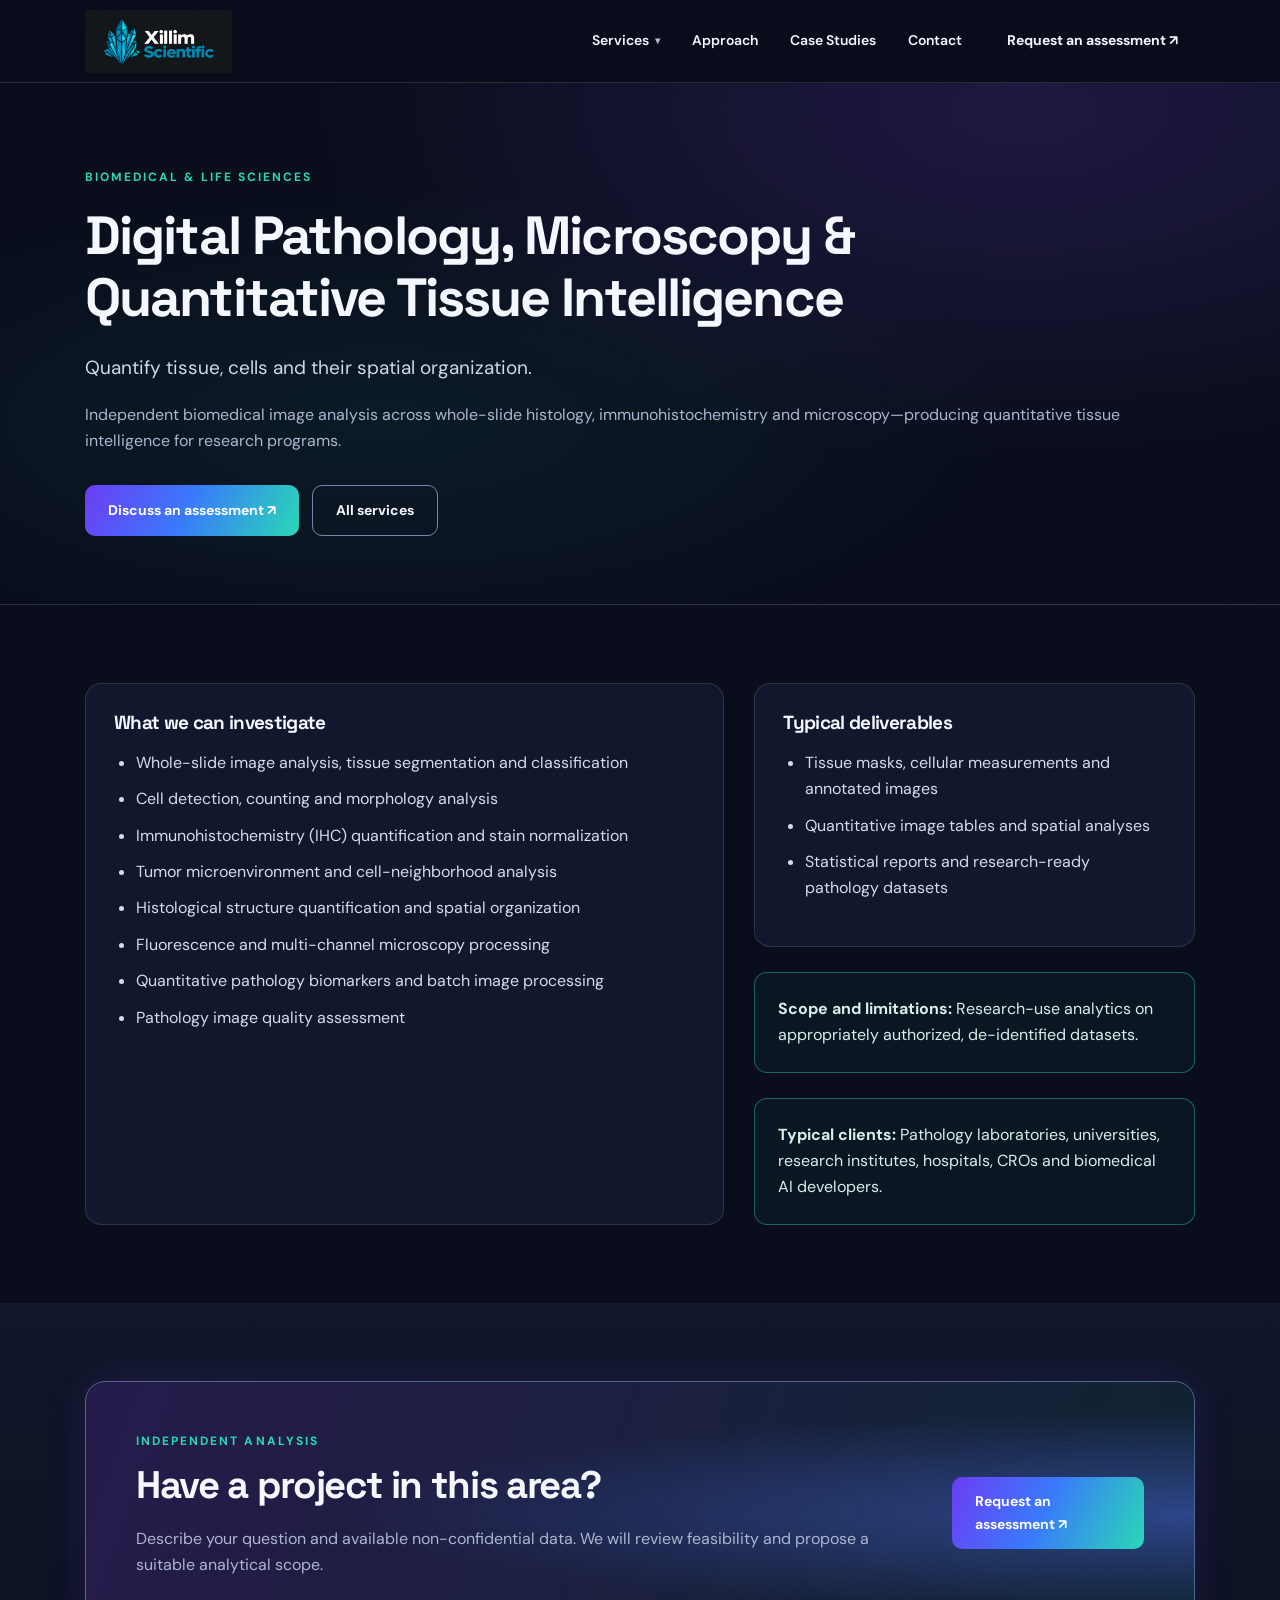
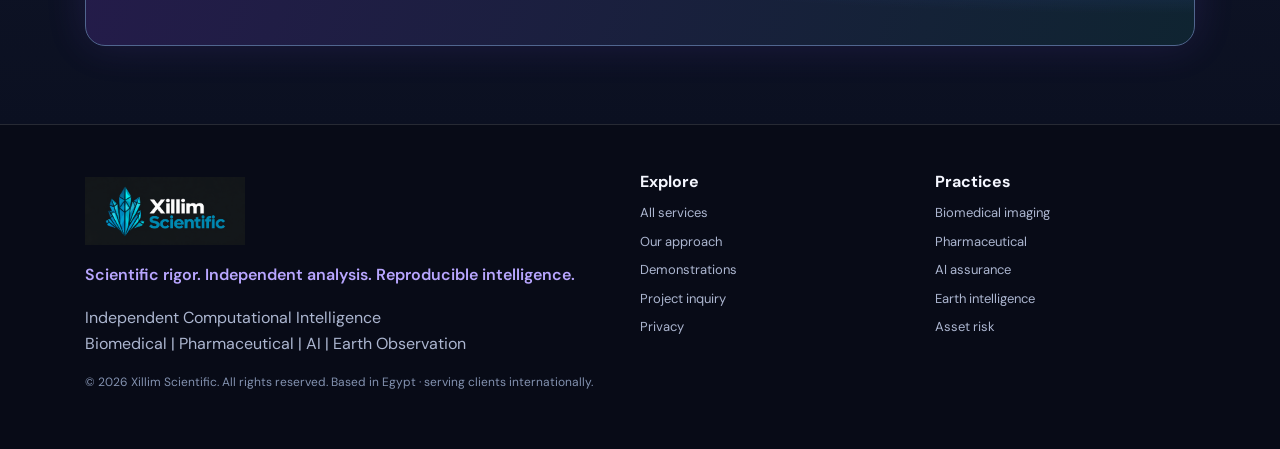
<file: digital-pathology.html>
<!doctype html>
<html lang="en">
<head>
<meta charset="utf-8">
<meta name="viewport" content="width=device-width, initial-scale=1">
<meta name="theme-color" content="#090D1C">
<meta name="description" content="Whole-slide image analysis, IHC quantification and quantitative tissue intelligence for research.">
<meta property="og:type" content="website">
<meta property="og:title" content="Digital Pathology &amp; Microscopy Analytics | Xillim Scientific">
<meta property="og:description" content="Whole-slide image analysis, IHC quantification and quantitative tissue intelligence for research.">
<meta property="og:image" content="assets/banner.png">
<link rel="icon" type="image/png" href="assets/favicon.png">
<link rel="stylesheet" href="assets/site.css">
<title>Digital Pathology &amp; Microscopy Analytics | Xillim Scientific</title>
</head>
<body>
<a class="skip" href="#main">Skip to main content</a>
<header class="header"><nav class="wrap nav" aria-label="Primary navigation">
<a href="index.html" class="logo" aria-label="Xillim Scientific home"><img src="assets/logo.png" alt="Xillim Scientific"></a>
<button class="menu" aria-controls="mainnav" aria-expanded="false">Menu ☰</button>
<div class="navlinks" id="mainnav">
<div class="navitem">
<button type="button" aria-expanded="false" aria-haspopup="true">Services <span class="chev">▾</span></button>
<div class="dropdown" role="menu">
<div class="group">Biomedical &amp; Life Sciences</div>
<a href="medical-imaging.html">Advanced Medical Imaging</a>
<a href="computational-modelling.html">Computational Modelling &amp; CFD</a>
<a href="digital-pathology.html">Digital Pathology</a>
<a href="ai-validation.html">Medical AI Validation</a>
<a href="research-analytics.html">Research &amp; Clinical Development</a>
<div class="group">Manufacturing &amp; Industrial</div>
<a href="manufacturing-intelligence.html">Pharmaceutical Manufacturing Intelligence</a>
<div class="group">Earth &amp; Environmental</div>
<a href="earth-intelligence.html">Satellite &amp; Geospatial Intelligence</a>
<a href="asset-risk.html">Physical Asset &amp; Climate Risk</a>
<a href="environmental-intelligence.html">Environmental &amp; Sustainability</a>
<a href="services.html">All services overview →</a>
</div>
</div>
<a href="about.html">Approach</a>
<a href="demonstrations.html">Case Studies</a>
<a href="request.html">Contact</a>
<a class="cta" href="request.html">Request an assessment ↗</a>
</div>
</nav></header>
<main id="main">

<section class="pagehero">
<div class="wrap">
<div class="eyebrow reveal">Biomedical &amp; Life Sciences</div>
<h1 class="reveal reveal-delay-1">Digital Pathology, Microscopy &amp; Quantitative Tissue Intelligence</h1>
<p class="lead reveal reveal-delay-2">Quantify tissue, cells and their spatial organization.</p>
<p class="muted reveal reveal-delay-3">Independent biomedical image analysis across whole-slide histology, immunohistochemistry and microscopy—producing quantitative tissue intelligence for research programs.</p>
<div class="actions reveal reveal-delay-4">
<a class="button" href="request.html">Discuss an assessment ↗</a>
<a class="button secondary" href="services.html">All services</a>
</div>
</div>
</section>
<section class="section">
<div class="wrap two">
<div class="panel reveal">
<h3>What we can investigate</h3>
<ul class="bullet"><li>Whole-slide image analysis, tissue segmentation and classification</li>
<li>Cell detection, counting and morphology analysis</li>
<li>Immunohistochemistry (IHC) quantification and stain normalization</li>
<li>Tumor microenvironment and cell-neighborhood analysis</li>
<li>Histological structure quantification and spatial organization</li>
<li>Fluorescence and multi-channel microscopy processing</li>
<li>Quantitative pathology biomarkers and batch image processing</li>
<li>Pathology image quality assessment</li></ul>
</div>
<div>
<div class="panel reveal reveal-delay-1">
<h3>Typical deliverables</h3>
<ul class="bullet"><li>Tissue masks, cellular measurements and annotated images</li>
<li>Quantitative image tables and spatial analyses</li>
<li>Statistical reports and research-ready pathology datasets</li></ul>
</div>
<div class="callout reveal reveal-delay-2"><strong>Scope and limitations:</strong> Research-use analytics on appropriately authorized, de-identified datasets.</div>
<div class="callout reveal"><strong>Typical clients:</strong> Pathology laboratories, universities, research institutes, hospitals, CROs and biomedical AI developers.</div>
</div>
</div>
</section>
<section class="section alt">
<div class="wrap">
<div class="bannercta reveal">
<div>
<div class="eyebrow">Independent analysis</div>
<h2>Have a project in this area?</h2>
<p class="muted">Describe your question and available non-confidential data. We will review feasibility and propose a suitable analytical scope.</p>
</div>
<a class="button" href="request.html">Request an assessment ↗</a>
</div>
</div>
</section>

</main>
<footer class="footer"><div class="wrap footgrid">
<div>
<a class="logo" href="index.html"><img src="assets/logo.png" alt="Xillim Scientific"></a>
<p class="tagline">Scientific rigor. Independent analysis. Reproducible intelligence.</p>
<p class="muted">Independent Computational Intelligence<br>Biomedical | Pharmaceutical | AI | Earth Observation</p>
<p class="fine">© 2026 Xillim Scientific. All rights reserved. Based in Egypt · serving clients internationally.</p>
</div>
<div>
<strong>Explore</strong>
<a href="services.html">All services</a>
<a href="about.html">Our approach</a>
<a href="demonstrations.html">Demonstrations</a>
<a href="request.html">Project inquiry</a>
<a href="privacy.html">Privacy</a>
</div>
<div>
<strong>Practices</strong>
<a href="medical-imaging.html">Biomedical imaging</a>
<a href="manufacturing-intelligence.html">Pharmaceutical</a>
<a href="ai-validation.html">AI assurance</a>
<a href="earth-intelligence.html">Earth intelligence</a>
<a href="asset-risk.html">Asset risk</a>
</div>
</div></footer>
<script src="assets/site.js" defer></script>
</body>
</html>
</file>
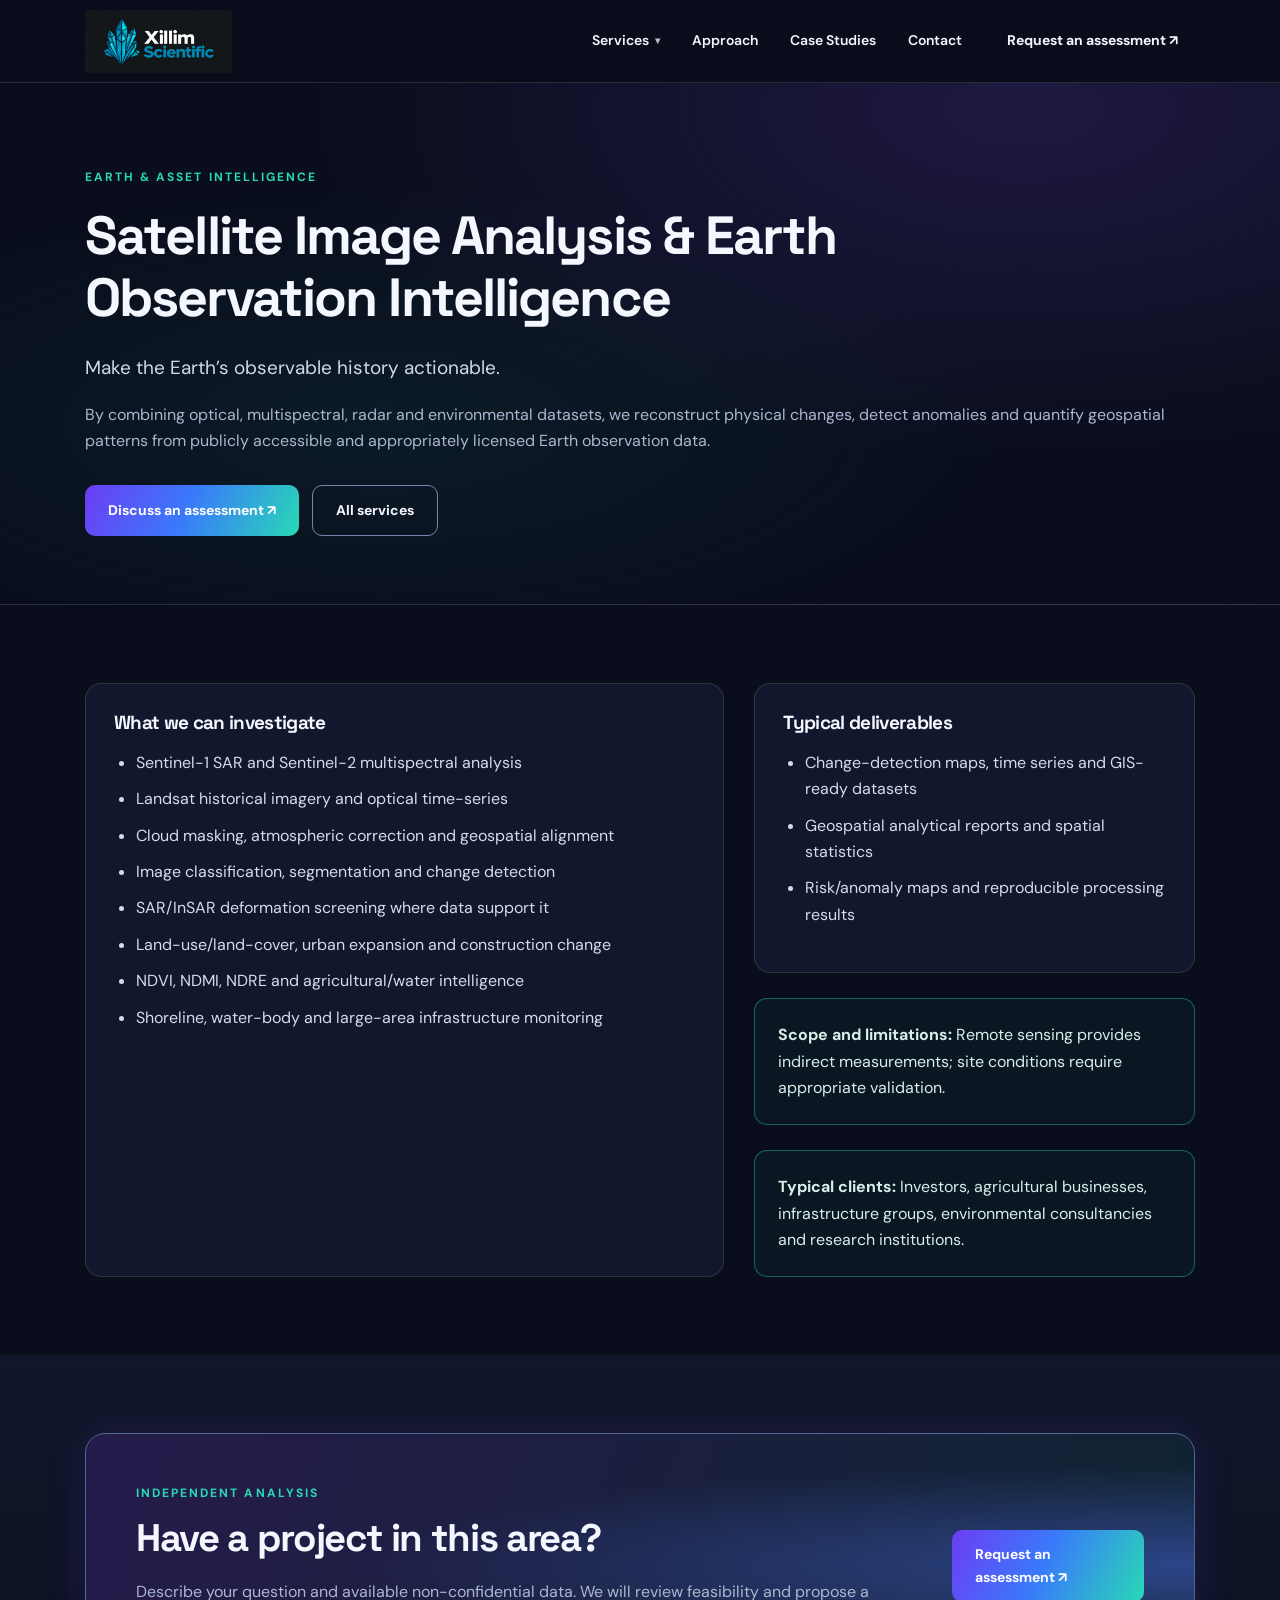
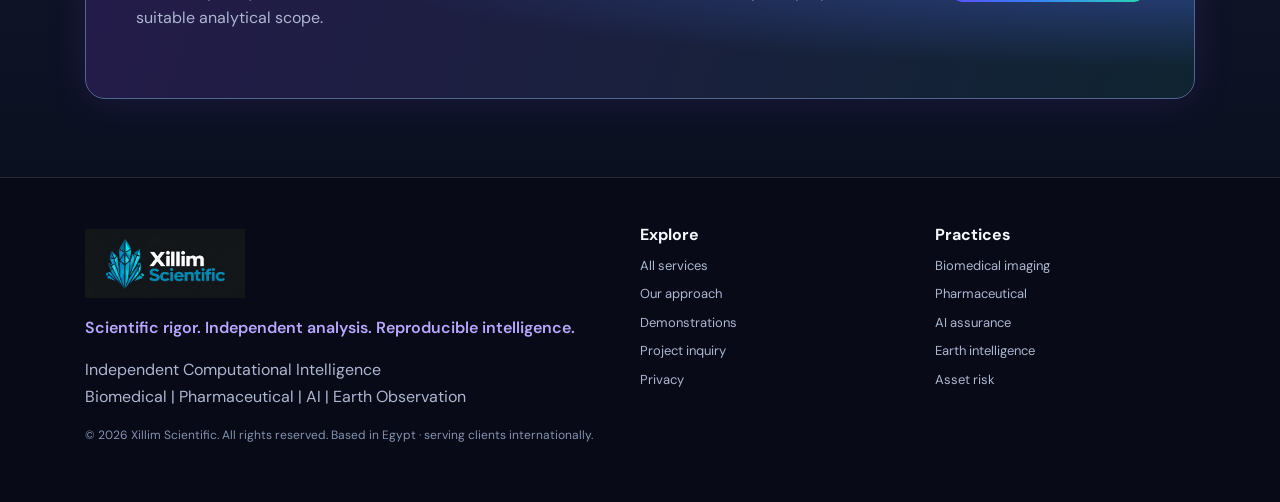
<file: earth-intelligence.html>
<!doctype html>
<html lang="en">
<head>
<meta charset="utf-8">
<meta name="viewport" content="width=device-width, initial-scale=1">
<meta name="theme-color" content="#090D1C">
<meta name="description" content="Satellite image analysis, Sentinel/Landsat processing, SAR/InSAR and geospatial change detection.">
<meta property="og:type" content="website">
<meta property="og:title" content="Satellite &amp; Earth Observation Intelligence | Xillim Scientific">
<meta property="og:description" content="Satellite image analysis, Sentinel/Landsat processing, SAR/InSAR and geospatial change detection.">
<meta property="og:image" content="assets/banner.png">
<link rel="icon" type="image/png" href="assets/favicon.png">
<link rel="stylesheet" href="assets/site.css">
<title>Satellite &amp; Earth Observation Intelligence | Xillim Scientific</title>
</head>
<body>
<a class="skip" href="#main">Skip to main content</a>
<header class="header"><nav class="wrap nav" aria-label="Primary navigation">
<a href="index.html" class="logo" aria-label="Xillim Scientific home"><img src="assets/logo.png" alt="Xillim Scientific"></a>
<button class="menu" aria-controls="mainnav" aria-expanded="false">Menu ☰</button>
<div class="navlinks" id="mainnav">
<div class="navitem">
<button type="button" aria-expanded="false" aria-haspopup="true">Services <span class="chev">▾</span></button>
<div class="dropdown" role="menu">
<div class="group">Biomedical &amp; Life Sciences</div>
<a href="medical-imaging.html">Advanced Medical Imaging</a>
<a href="computational-modelling.html">Computational Modelling &amp; CFD</a>
<a href="digital-pathology.html">Digital Pathology</a>
<a href="ai-validation.html">Medical AI Validation</a>
<a href="research-analytics.html">Research &amp; Clinical Development</a>
<div class="group">Manufacturing &amp; Industrial</div>
<a href="manufacturing-intelligence.html">Pharmaceutical Manufacturing Intelligence</a>
<div class="group">Earth &amp; Environmental</div>
<a href="earth-intelligence.html">Satellite &amp; Geospatial Intelligence</a>
<a href="asset-risk.html">Physical Asset &amp; Climate Risk</a>
<a href="environmental-intelligence.html">Environmental &amp; Sustainability</a>
<a href="services.html">All services overview →</a>
</div>
</div>
<a href="about.html">Approach</a>
<a href="demonstrations.html">Case Studies</a>
<a href="request.html">Contact</a>
<a class="cta" href="request.html">Request an assessment ↗</a>
</div>
</nav></header>
<main id="main">

<section class="pagehero">
<div class="wrap">
<div class="eyebrow reveal">Earth &amp; Asset Intelligence</div>
<h1 class="reveal reveal-delay-1">Satellite Image Analysis &amp; Earth Observation Intelligence</h1>
<p class="lead reveal reveal-delay-2">Make the Earth’s observable history actionable.</p>
<p class="muted reveal reveal-delay-3">By combining optical, multispectral, radar and environmental datasets, we reconstruct physical changes, detect anomalies and quantify geospatial patterns from publicly accessible and appropriately licensed Earth observation data.</p>
<div class="actions reveal reveal-delay-4">
<a class="button" href="request.html">Discuss an assessment ↗</a>
<a class="button secondary" href="services.html">All services</a>
</div>
</div>
</section>
<section class="section">
<div class="wrap two">
<div class="panel reveal">
<h3>What we can investigate</h3>
<ul class="bullet"><li>Sentinel-1 SAR and Sentinel-2 multispectral analysis</li>
<li>Landsat historical imagery and optical time-series</li>
<li>Cloud masking, atmospheric correction and geospatial alignment</li>
<li>Image classification, segmentation and change detection</li>
<li>SAR/InSAR deformation screening where data support it</li>
<li>Land-use/land-cover, urban expansion and construction change</li>
<li>NDVI, NDMI, NDRE and agricultural/water intelligence</li>
<li>Shoreline, water-body and large-area infrastructure monitoring</li></ul>
</div>
<div>
<div class="panel reveal reveal-delay-1">
<h3>Typical deliverables</h3>
<ul class="bullet"><li>Change-detection maps, time series and GIS-ready datasets</li>
<li>Geospatial analytical reports and spatial statistics</li>
<li>Risk/anomaly maps and reproducible processing results</li></ul>
</div>
<div class="callout reveal reveal-delay-2"><strong>Scope and limitations:</strong> Remote sensing provides indirect measurements; site conditions require appropriate validation.</div>
<div class="callout reveal"><strong>Typical clients:</strong> Investors, agricultural businesses, infrastructure groups, environmental consultancies and research institutions.</div>
</div>
</div>
</section>
<section class="section alt">
<div class="wrap">
<div class="bannercta reveal">
<div>
<div class="eyebrow">Independent analysis</div>
<h2>Have a project in this area?</h2>
<p class="muted">Describe your question and available non-confidential data. We will review feasibility and propose a suitable analytical scope.</p>
</div>
<a class="button" href="request.html">Request an assessment ↗</a>
</div>
</div>
</section>

</main>
<footer class="footer"><div class="wrap footgrid">
<div>
<a class="logo" href="index.html"><img src="assets/logo.png" alt="Xillim Scientific"></a>
<p class="tagline">Scientific rigor. Independent analysis. Reproducible intelligence.</p>
<p class="muted">Independent Computational Intelligence<br>Biomedical | Pharmaceutical | AI | Earth Observation</p>
<p class="fine">© 2026 Xillim Scientific. All rights reserved. Based in Egypt · serving clients internationally.</p>
</div>
<div>
<strong>Explore</strong>
<a href="services.html">All services</a>
<a href="about.html">Our approach</a>
<a href="demonstrations.html">Demonstrations</a>
<a href="request.html">Project inquiry</a>
<a href="privacy.html">Privacy</a>
</div>
<div>
<strong>Practices</strong>
<a href="medical-imaging.html">Biomedical imaging</a>
<a href="manufacturing-intelligence.html">Pharmaceutical</a>
<a href="ai-validation.html">AI assurance</a>
<a href="earth-intelligence.html">Earth intelligence</a>
<a href="asset-risk.html">Asset risk</a>
</div>
</div></footer>
<script src="assets/site.js" defer></script>
</body>
</html>
</file>
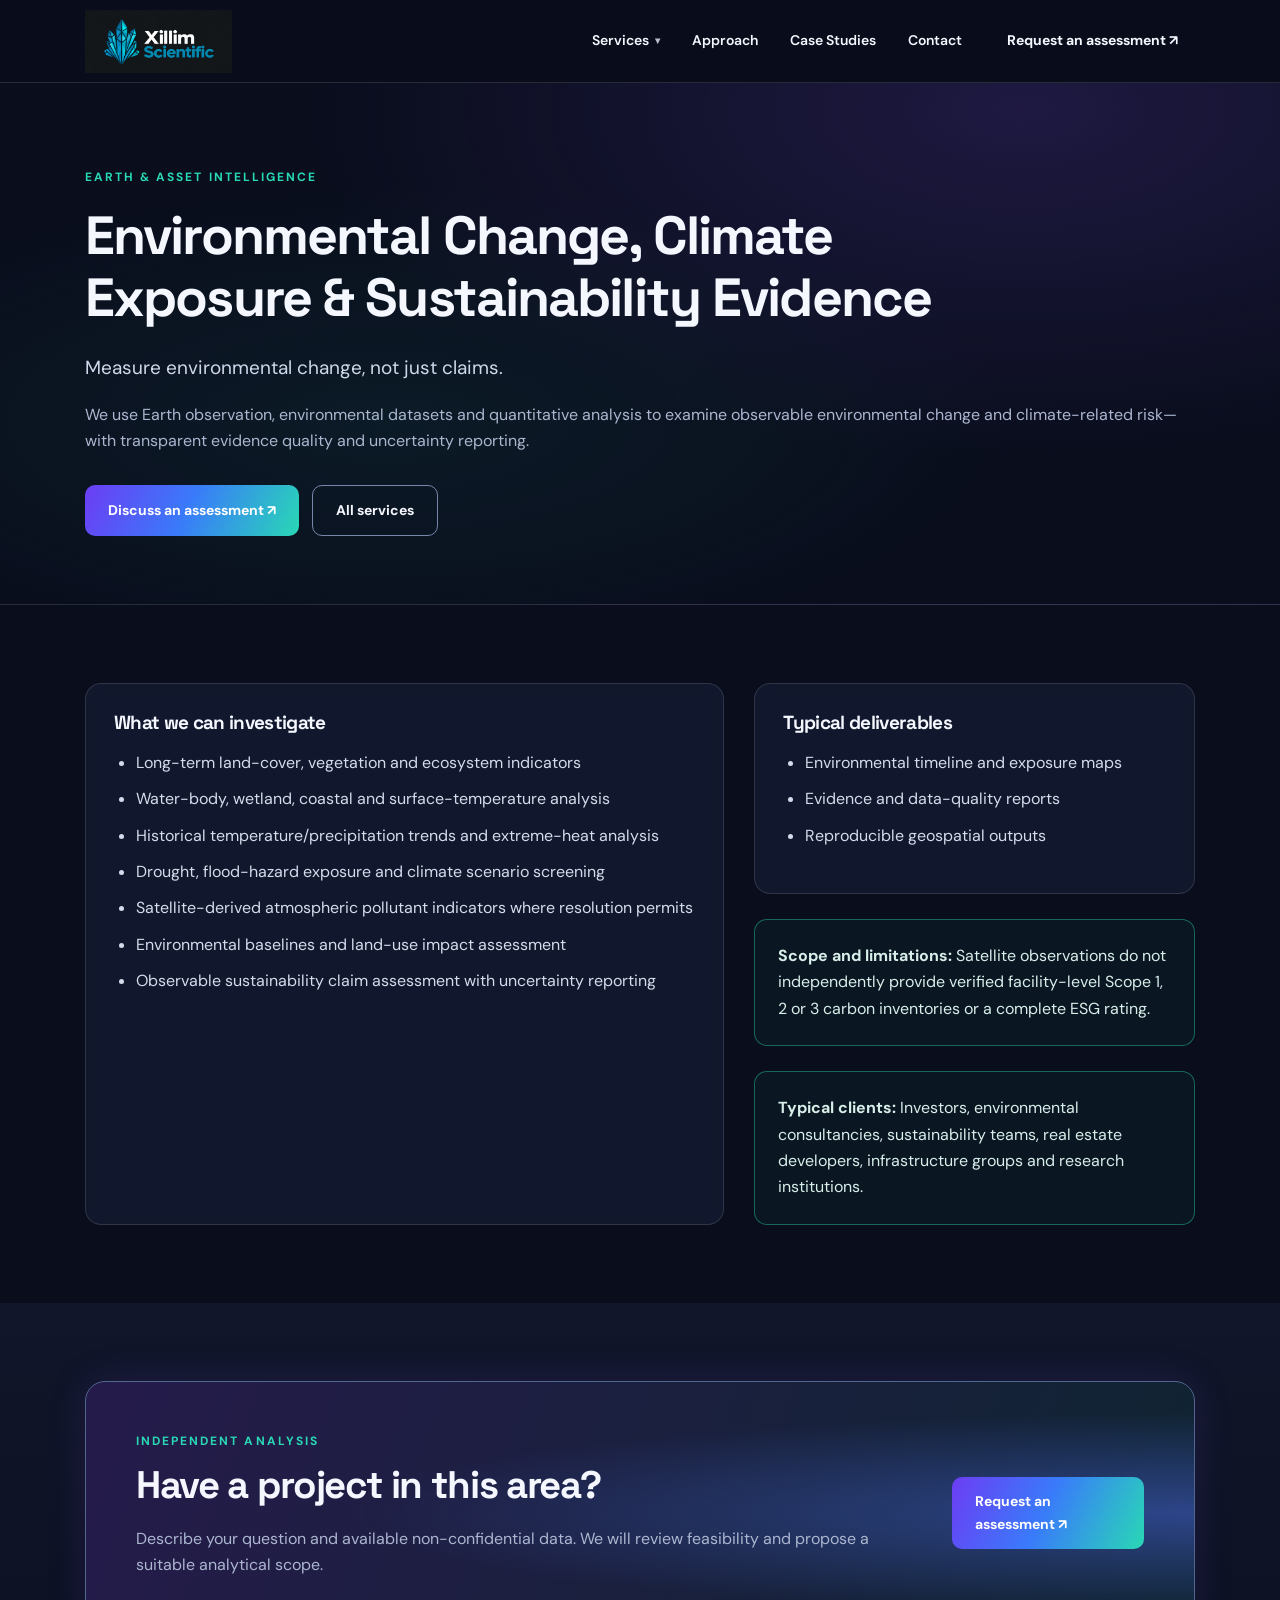
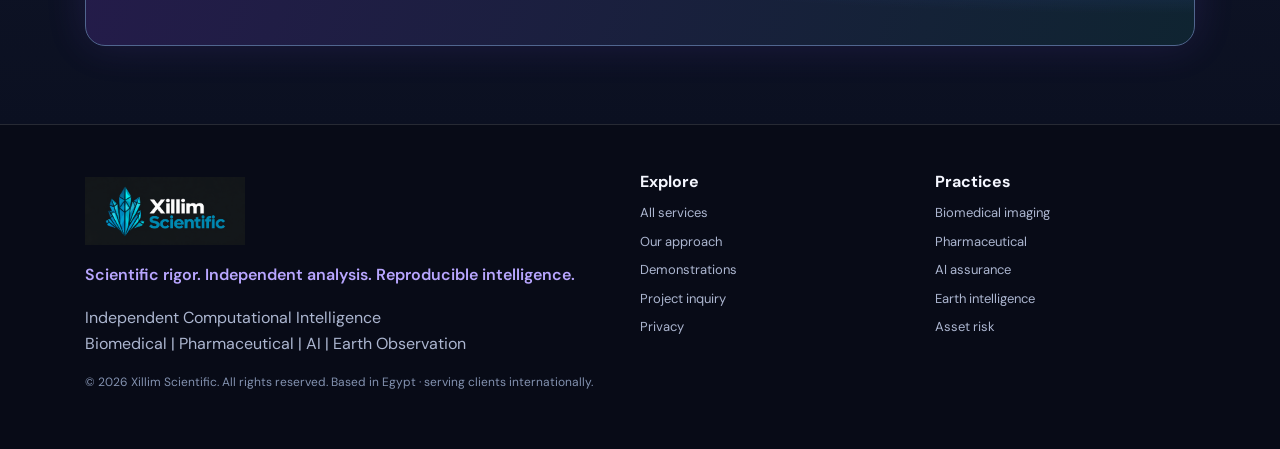
<file: environmental-intelligence.html>
<!doctype html>
<html lang="en">
<head>
<meta charset="utf-8">
<meta name="viewport" content="width=device-width, initial-scale=1">
<meta name="theme-color" content="#090D1C">
<meta name="description" content="Environmental change detection, climate exposure and sustainability evidence from Earth observation.">
<meta property="og:type" content="website">
<meta property="og:title" content="Environmental &amp; Sustainability Evidence | Xillim Scientific">
<meta property="og:description" content="Environmental change detection, climate exposure and sustainability evidence from Earth observation.">
<meta property="og:image" content="assets/banner.png">
<link rel="icon" type="image/png" href="assets/favicon.png">
<link rel="stylesheet" href="assets/site.css">
<title>Environmental &amp; Sustainability Evidence | Xillim Scientific</title>
</head>
<body>
<a class="skip" href="#main">Skip to main content</a>
<header class="header"><nav class="wrap nav" aria-label="Primary navigation">
<a href="index.html" class="logo" aria-label="Xillim Scientific home"><img src="assets/logo.png" alt="Xillim Scientific"></a>
<button class="menu" aria-controls="mainnav" aria-expanded="false">Menu ☰</button>
<div class="navlinks" id="mainnav">
<div class="navitem">
<button type="button" aria-expanded="false" aria-haspopup="true">Services <span class="chev">▾</span></button>
<div class="dropdown" role="menu">
<div class="group">Biomedical &amp; Life Sciences</div>
<a href="medical-imaging.html">Advanced Medical Imaging</a>
<a href="computational-modelling.html">Computational Modelling &amp; CFD</a>
<a href="digital-pathology.html">Digital Pathology</a>
<a href="ai-validation.html">Medical AI Validation</a>
<a href="research-analytics.html">Research &amp; Clinical Development</a>
<div class="group">Manufacturing &amp; Industrial</div>
<a href="manufacturing-intelligence.html">Pharmaceutical Manufacturing Intelligence</a>
<div class="group">Earth &amp; Environmental</div>
<a href="earth-intelligence.html">Satellite &amp; Geospatial Intelligence</a>
<a href="asset-risk.html">Physical Asset &amp; Climate Risk</a>
<a href="environmental-intelligence.html">Environmental &amp; Sustainability</a>
<a href="services.html">All services overview →</a>
</div>
</div>
<a href="about.html">Approach</a>
<a href="demonstrations.html">Case Studies</a>
<a href="request.html">Contact</a>
<a class="cta" href="request.html">Request an assessment ↗</a>
</div>
</nav></header>
<main id="main">

<section class="pagehero">
<div class="wrap">
<div class="eyebrow reveal">Earth &amp; Asset Intelligence</div>
<h1 class="reveal reveal-delay-1">Environmental Change, Climate Exposure &amp; Sustainability Evidence</h1>
<p class="lead reveal reveal-delay-2">Measure environmental change, not just claims.</p>
<p class="muted reveal reveal-delay-3">We use Earth observation, environmental datasets and quantitative analysis to examine observable environmental change and climate-related risk—with transparent evidence quality and uncertainty reporting.</p>
<div class="actions reveal reveal-delay-4">
<a class="button" href="request.html">Discuss an assessment ↗</a>
<a class="button secondary" href="services.html">All services</a>
</div>
</div>
</section>
<section class="section">
<div class="wrap two">
<div class="panel reveal">
<h3>What we can investigate</h3>
<ul class="bullet"><li>Long-term land-cover, vegetation and ecosystem indicators</li>
<li>Water-body, wetland, coastal and surface-temperature analysis</li>
<li>Historical temperature/precipitation trends and extreme-heat analysis</li>
<li>Drought, flood-hazard exposure and climate scenario screening</li>
<li>Satellite-derived atmospheric pollutant indicators where resolution permits</li>
<li>Environmental baselines and land-use impact assessment</li>
<li>Observable sustainability claim assessment with uncertainty reporting</li></ul>
</div>
<div>
<div class="panel reveal reveal-delay-1">
<h3>Typical deliverables</h3>
<ul class="bullet"><li>Environmental timeline and exposure maps</li>
<li>Evidence and data-quality reports</li>
<li>Reproducible geospatial outputs</li></ul>
</div>
<div class="callout reveal reveal-delay-2"><strong>Scope and limitations:</strong> Satellite observations do not independently provide verified facility-level Scope 1, 2 or 3 carbon inventories or a complete ESG rating.</div>
<div class="callout reveal"><strong>Typical clients:</strong> Investors, environmental consultancies, sustainability teams, real estate developers, infrastructure groups and research institutions.</div>
</div>
</div>
</section>
<section class="section alt">
<div class="wrap">
<div class="bannercta reveal">
<div>
<div class="eyebrow">Independent analysis</div>
<h2>Have a project in this area?</h2>
<p class="muted">Describe your question and available non-confidential data. We will review feasibility and propose a suitable analytical scope.</p>
</div>
<a class="button" href="request.html">Request an assessment ↗</a>
</div>
</div>
</section>

</main>
<footer class="footer"><div class="wrap footgrid">
<div>
<a class="logo" href="index.html"><img src="assets/logo.png" alt="Xillim Scientific"></a>
<p class="tagline">Scientific rigor. Independent analysis. Reproducible intelligence.</p>
<p class="muted">Independent Computational Intelligence<br>Biomedical | Pharmaceutical | AI | Earth Observation</p>
<p class="fine">© 2026 Xillim Scientific. All rights reserved. Based in Egypt · serving clients internationally.</p>
</div>
<div>
<strong>Explore</strong>
<a href="services.html">All services</a>
<a href="about.html">Our approach</a>
<a href="demonstrations.html">Demonstrations</a>
<a href="request.html">Project inquiry</a>
<a href="privacy.html">Privacy</a>
</div>
<div>
<strong>Practices</strong>
<a href="medical-imaging.html">Biomedical imaging</a>
<a href="manufacturing-intelligence.html">Pharmaceutical</a>
<a href="ai-validation.html">AI assurance</a>
<a href="earth-intelligence.html">Earth intelligence</a>
<a href="asset-risk.html">Asset risk</a>
</div>
</div></footer>
<script src="assets/site.js" defer></script>
</body>
</html>
</file>
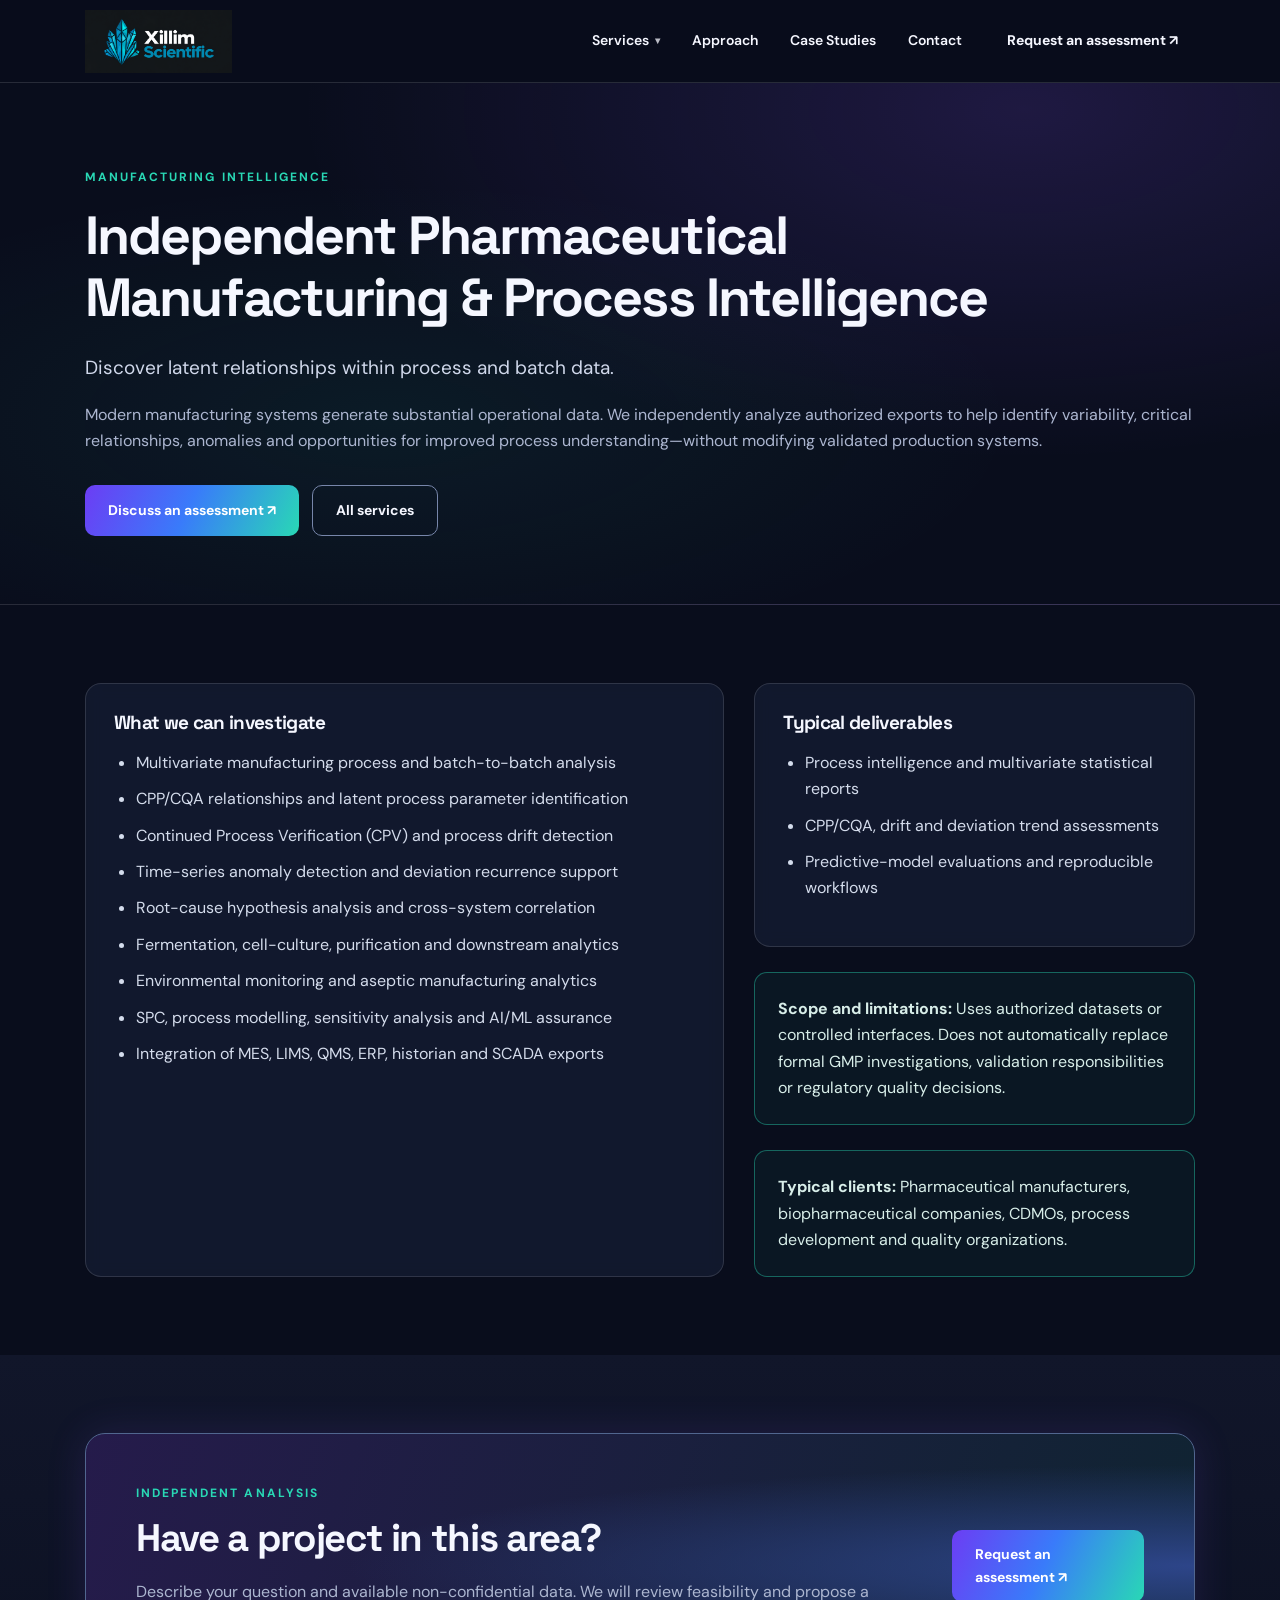
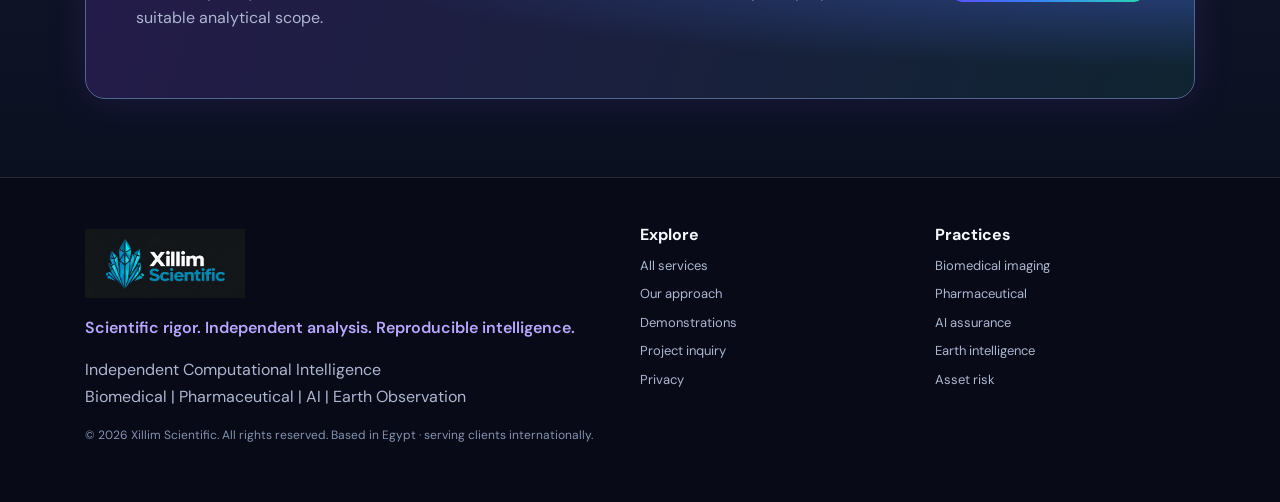
<file: manufacturing-intelligence.html>
<!doctype html>
<html lang="en">
<head>
<meta charset="utf-8">
<meta name="viewport" content="width=device-width, initial-scale=1">
<meta name="theme-color" content="#090D1C">
<meta name="description" content="Pharmaceutical manufacturing data analytics, CPV, multivariate process intelligence without modifying validated systems.">
<meta property="og:type" content="website">
<meta property="og:title" content="Pharmaceutical &amp; Biopharmaceutical Intelligence | Xillim Scientific">
<meta property="og:description" content="Pharmaceutical manufacturing data analytics, CPV, multivariate process intelligence without modifying validated systems.">
<meta property="og:image" content="assets/banner.png">
<link rel="icon" type="image/png" href="assets/favicon.png">
<link rel="stylesheet" href="assets/site.css">
<title>Pharmaceutical &amp; Biopharmaceutical Intelligence | Xillim Scientific</title>
</head>
<body>
<a class="skip" href="#main">Skip to main content</a>
<header class="header"><nav class="wrap nav" aria-label="Primary navigation">
<a href="index.html" class="logo" aria-label="Xillim Scientific home"><img src="assets/logo.png" alt="Xillim Scientific"></a>
<button class="menu" aria-controls="mainnav" aria-expanded="false">Menu ☰</button>
<div class="navlinks" id="mainnav">
<div class="navitem">
<button type="button" aria-expanded="false" aria-haspopup="true">Services <span class="chev">▾</span></button>
<div class="dropdown" role="menu">
<div class="group">Biomedical &amp; Life Sciences</div>
<a href="medical-imaging.html">Advanced Medical Imaging</a>
<a href="computational-modelling.html">Computational Modelling &amp; CFD</a>
<a href="digital-pathology.html">Digital Pathology</a>
<a href="ai-validation.html">Medical AI Validation</a>
<a href="research-analytics.html">Research &amp; Clinical Development</a>
<div class="group">Manufacturing &amp; Industrial</div>
<a href="manufacturing-intelligence.html">Pharmaceutical Manufacturing Intelligence</a>
<div class="group">Earth &amp; Environmental</div>
<a href="earth-intelligence.html">Satellite &amp; Geospatial Intelligence</a>
<a href="asset-risk.html">Physical Asset &amp; Climate Risk</a>
<a href="environmental-intelligence.html">Environmental &amp; Sustainability</a>
<a href="services.html">All services overview →</a>
</div>
</div>
<a href="about.html">Approach</a>
<a href="demonstrations.html">Case Studies</a>
<a href="request.html">Contact</a>
<a class="cta" href="request.html">Request an assessment ↗</a>
</div>
</nav></header>
<main id="main">

<section class="pagehero">
<div class="wrap">
<div class="eyebrow reveal">Manufacturing Intelligence</div>
<h1 class="reveal reveal-delay-1">Independent Pharmaceutical Manufacturing &amp; Process Intelligence</h1>
<p class="lead reveal reveal-delay-2">Discover latent relationships within process and batch data.</p>
<p class="muted reveal reveal-delay-3">Modern manufacturing systems generate substantial operational data. We independently analyze authorized exports to help identify variability, critical relationships, anomalies and opportunities for improved process understanding—without modifying validated production systems.</p>
<div class="actions reveal reveal-delay-4">
<a class="button" href="request.html">Discuss an assessment ↗</a>
<a class="button secondary" href="services.html">All services</a>
</div>
</div>
</section>
<section class="section">
<div class="wrap two">
<div class="panel reveal">
<h3>What we can investigate</h3>
<ul class="bullet"><li>Multivariate manufacturing process and batch-to-batch analysis</li>
<li>CPP/CQA relationships and latent process parameter identification</li>
<li>Continued Process Verification (CPV) and process drift detection</li>
<li>Time-series anomaly detection and deviation recurrence support</li>
<li>Root-cause hypothesis analysis and cross-system correlation</li>
<li>Fermentation, cell-culture, purification and downstream analytics</li>
<li>Environmental monitoring and aseptic manufacturing analytics</li>
<li>SPC, process modelling, sensitivity analysis and AI/ML assurance</li>
<li>Integration of MES, LIMS, QMS, ERP, historian and SCADA exports</li></ul>
</div>
<div>
<div class="panel reveal reveal-delay-1">
<h3>Typical deliverables</h3>
<ul class="bullet"><li>Process intelligence and multivariate statistical reports</li>
<li>CPP/CQA, drift and deviation trend assessments</li>
<li>Predictive-model evaluations and reproducible workflows</li></ul>
</div>
<div class="callout reveal reveal-delay-2"><strong>Scope and limitations:</strong> Uses authorized datasets or controlled interfaces. Does not automatically replace formal GMP investigations, validation responsibilities or regulatory quality decisions.</div>
<div class="callout reveal"><strong>Typical clients:</strong> Pharmaceutical manufacturers, biopharmaceutical companies, CDMOs, process development and quality organizations.</div>
</div>
</div>
</section>
<section class="section alt">
<div class="wrap">
<div class="bannercta reveal">
<div>
<div class="eyebrow">Independent analysis</div>
<h2>Have a project in this area?</h2>
<p class="muted">Describe your question and available non-confidential data. We will review feasibility and propose a suitable analytical scope.</p>
</div>
<a class="button" href="request.html">Request an assessment ↗</a>
</div>
</div>
</section>

</main>
<footer class="footer"><div class="wrap footgrid">
<div>
<a class="logo" href="index.html"><img src="assets/logo.png" alt="Xillim Scientific"></a>
<p class="tagline">Scientific rigor. Independent analysis. Reproducible intelligence.</p>
<p class="muted">Independent Computational Intelligence<br>Biomedical | Pharmaceutical | AI | Earth Observation</p>
<p class="fine">© 2026 Xillim Scientific. All rights reserved. Based in Egypt · serving clients internationally.</p>
</div>
<div>
<strong>Explore</strong>
<a href="services.html">All services</a>
<a href="about.html">Our approach</a>
<a href="demonstrations.html">Demonstrations</a>
<a href="request.html">Project inquiry</a>
<a href="privacy.html">Privacy</a>
</div>
<div>
<strong>Practices</strong>
<a href="medical-imaging.html">Biomedical imaging</a>
<a href="manufacturing-intelligence.html">Pharmaceutical</a>
<a href="ai-validation.html">AI assurance</a>
<a href="earth-intelligence.html">Earth intelligence</a>
<a href="asset-risk.html">Asset risk</a>
</div>
</div></footer>
<script src="assets/site.js" defer></script>
</body>
</html>
</file>
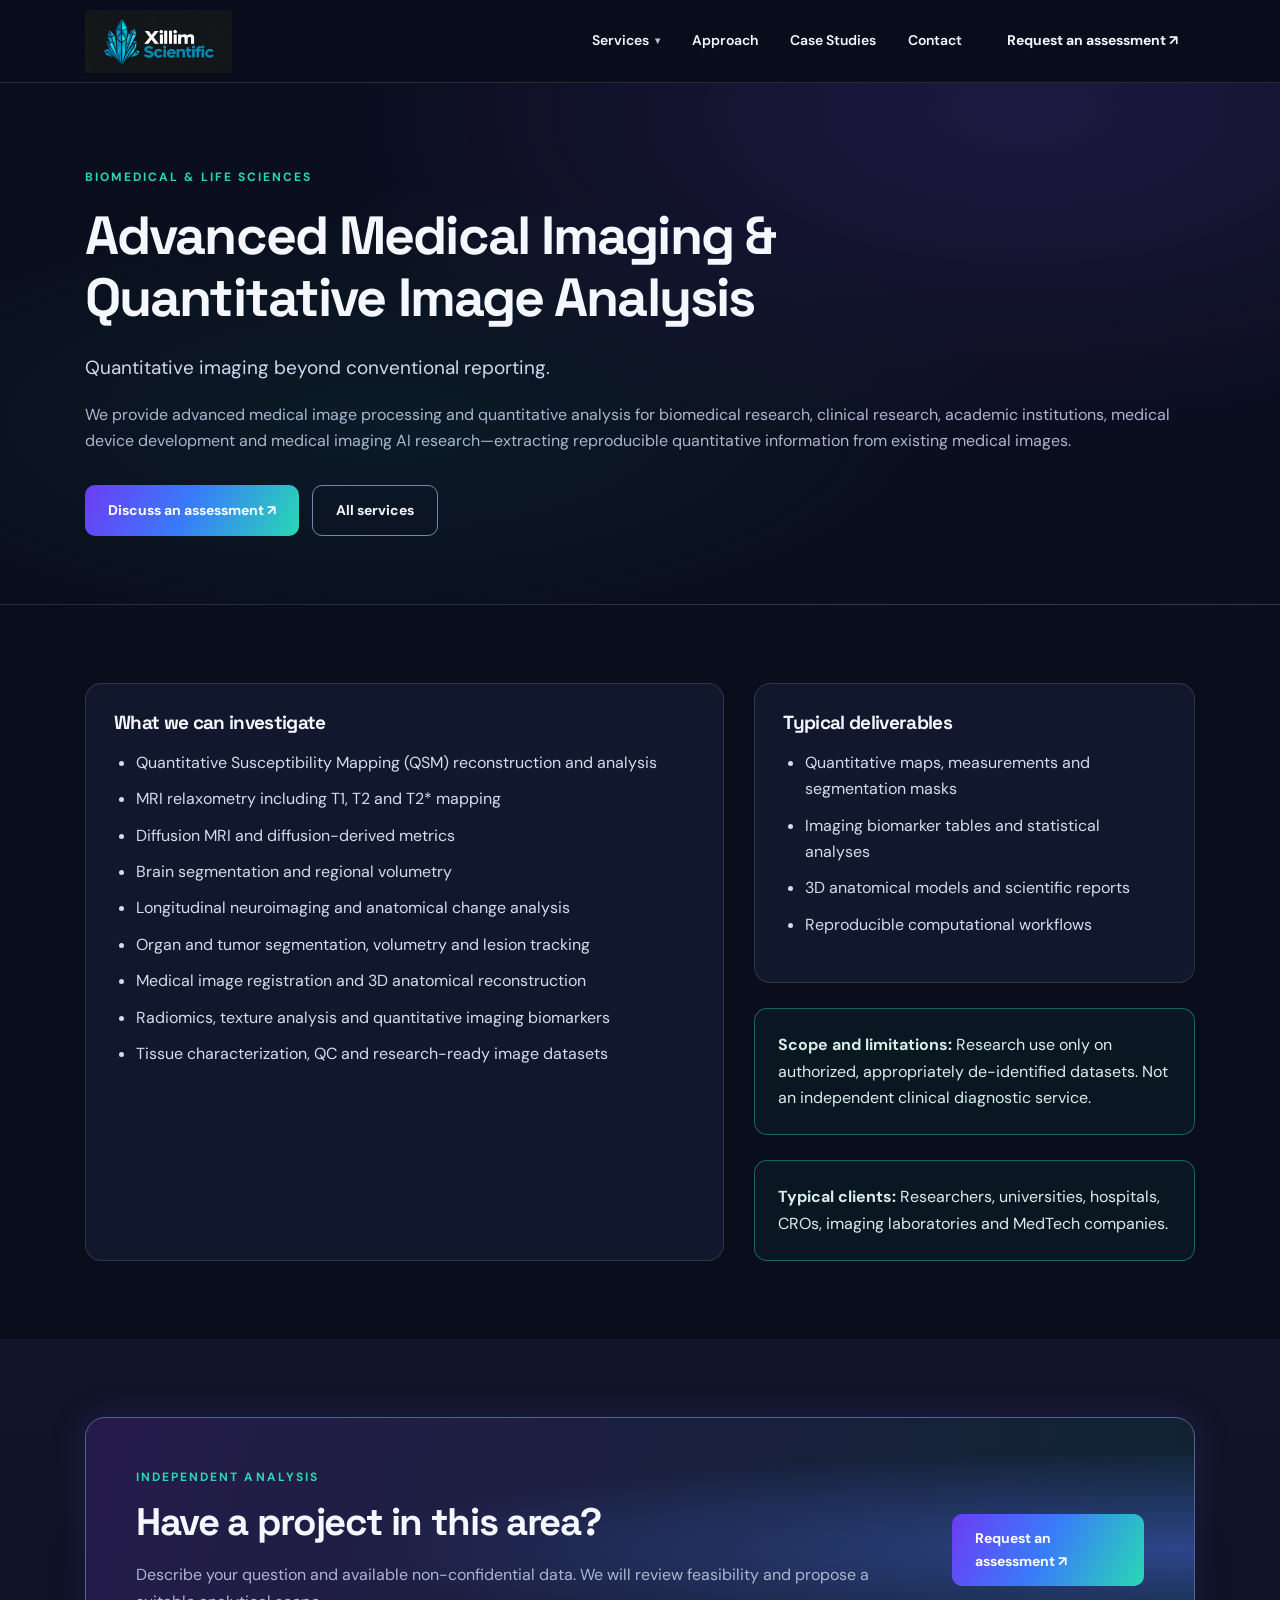
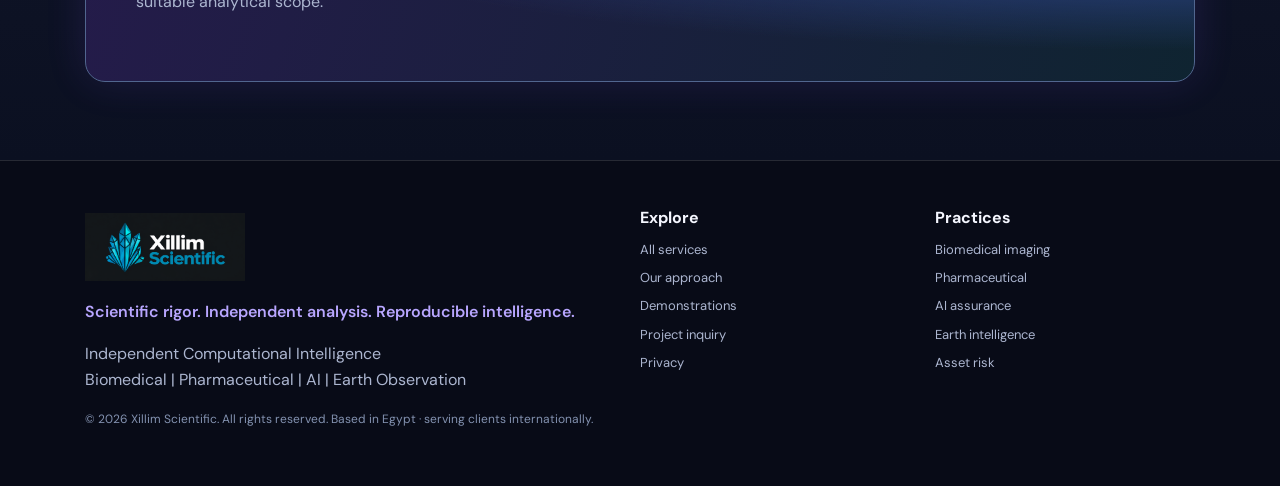
<file: medical-imaging.html>
<!doctype html>
<html lang="en">
<head>
<meta charset="utf-8">
<meta name="viewport" content="width=device-width, initial-scale=1">
<meta name="theme-color" content="#090D1C">
<meta name="description" content="Quantitative MRI analysis, QSM reconstruction, segmentation and imaging biomarkers for research use.">
<meta property="og:type" content="website">
<meta property="og:title" content="Advanced Medical Imaging | Xillim Scientific">
<meta property="og:description" content="Quantitative MRI analysis, QSM reconstruction, segmentation and imaging biomarkers for research use.">
<meta property="og:image" content="assets/banner.png">
<link rel="icon" type="image/png" href="assets/favicon.png">
<link rel="stylesheet" href="assets/site.css">
<title>Advanced Medical Imaging | Xillim Scientific</title>
</head>
<body>
<a class="skip" href="#main">Skip to main content</a>
<header class="header"><nav class="wrap nav" aria-label="Primary navigation">
<a href="index.html" class="logo" aria-label="Xillim Scientific home"><img src="assets/logo.png" alt="Xillim Scientific"></a>
<button class="menu" aria-controls="mainnav" aria-expanded="false">Menu ☰</button>
<div class="navlinks" id="mainnav">
<div class="navitem">
<button type="button" aria-expanded="false" aria-haspopup="true">Services <span class="chev">▾</span></button>
<div class="dropdown" role="menu">
<div class="group">Biomedical &amp; Life Sciences</div>
<a href="medical-imaging.html">Advanced Medical Imaging</a>
<a href="computational-modelling.html">Computational Modelling &amp; CFD</a>
<a href="digital-pathology.html">Digital Pathology</a>
<a href="ai-validation.html">Medical AI Validation</a>
<a href="research-analytics.html">Research &amp; Clinical Development</a>
<div class="group">Manufacturing &amp; Industrial</div>
<a href="manufacturing-intelligence.html">Pharmaceutical Manufacturing Intelligence</a>
<div class="group">Earth &amp; Environmental</div>
<a href="earth-intelligence.html">Satellite &amp; Geospatial Intelligence</a>
<a href="asset-risk.html">Physical Asset &amp; Climate Risk</a>
<a href="environmental-intelligence.html">Environmental &amp; Sustainability</a>
<a href="services.html">All services overview →</a>
</div>
</div>
<a href="about.html">Approach</a>
<a href="demonstrations.html">Case Studies</a>
<a href="request.html">Contact</a>
<a class="cta" href="request.html">Request an assessment ↗</a>
</div>
</nav></header>
<main id="main">

<section class="pagehero">
<div class="wrap">
<div class="eyebrow reveal">Biomedical &amp; Life Sciences</div>
<h1 class="reveal reveal-delay-1">Advanced Medical Imaging &amp; Quantitative Image Analysis</h1>
<p class="lead reveal reveal-delay-2">Quantitative imaging beyond conventional reporting.</p>
<p class="muted reveal reveal-delay-3">We provide advanced medical image processing and quantitative analysis for biomedical research, clinical research, academic institutions, medical device development and medical imaging AI research—extracting reproducible quantitative information from existing medical images.</p>
<div class="actions reveal reveal-delay-4">
<a class="button" href="request.html">Discuss an assessment ↗</a>
<a class="button secondary" href="services.html">All services</a>
</div>
</div>
</section>
<section class="section">
<div class="wrap two">
<div class="panel reveal">
<h3>What we can investigate</h3>
<ul class="bullet"><li>Quantitative Susceptibility Mapping (QSM) reconstruction and analysis</li>
<li>MRI relaxometry including T1, T2 and T2* mapping</li>
<li>Diffusion MRI and diffusion-derived metrics</li>
<li>Brain segmentation and regional volumetry</li>
<li>Longitudinal neuroimaging and anatomical change analysis</li>
<li>Organ and tumor segmentation, volumetry and lesion tracking</li>
<li>Medical image registration and 3D anatomical reconstruction</li>
<li>Radiomics, texture analysis and quantitative imaging biomarkers</li>
<li>Tissue characterization, QC and research-ready image datasets</li></ul>
</div>
<div>
<div class="panel reveal reveal-delay-1">
<h3>Typical deliverables</h3>
<ul class="bullet"><li>Quantitative maps, measurements and segmentation masks</li>
<li>Imaging biomarker tables and statistical analyses</li>
<li>3D anatomical models and scientific reports</li>
<li>Reproducible computational workflows</li></ul>
</div>
<div class="callout reveal reveal-delay-2"><strong>Scope and limitations:</strong> Research use only on authorized, appropriately de-identified datasets. Not an independent clinical diagnostic service.</div>
<div class="callout reveal"><strong>Typical clients:</strong> Researchers, universities, hospitals, CROs, imaging laboratories and MedTech companies.</div>
</div>
</div>
</section>
<section class="section alt">
<div class="wrap">
<div class="bannercta reveal">
<div>
<div class="eyebrow">Independent analysis</div>
<h2>Have a project in this area?</h2>
<p class="muted">Describe your question and available non-confidential data. We will review feasibility and propose a suitable analytical scope.</p>
</div>
<a class="button" href="request.html">Request an assessment ↗</a>
</div>
</div>
</section>

</main>
<footer class="footer"><div class="wrap footgrid">
<div>
<a class="logo" href="index.html"><img src="assets/logo.png" alt="Xillim Scientific"></a>
<p class="tagline">Scientific rigor. Independent analysis. Reproducible intelligence.</p>
<p class="muted">Independent Computational Intelligence<br>Biomedical | Pharmaceutical | AI | Earth Observation</p>
<p class="fine">© 2026 Xillim Scientific. All rights reserved. Based in Egypt · serving clients internationally.</p>
</div>
<div>
<strong>Explore</strong>
<a href="services.html">All services</a>
<a href="about.html">Our approach</a>
<a href="demonstrations.html">Demonstrations</a>
<a href="request.html">Project inquiry</a>
<a href="privacy.html">Privacy</a>
</div>
<div>
<strong>Practices</strong>
<a href="medical-imaging.html">Biomedical imaging</a>
<a href="manufacturing-intelligence.html">Pharmaceutical</a>
<a href="ai-validation.html">AI assurance</a>
<a href="earth-intelligence.html">Earth intelligence</a>
<a href="asset-risk.html">Asset risk</a>
</div>
</div></footer>
<script src="assets/site.js" defer></script>
</body>
</html>
</file>
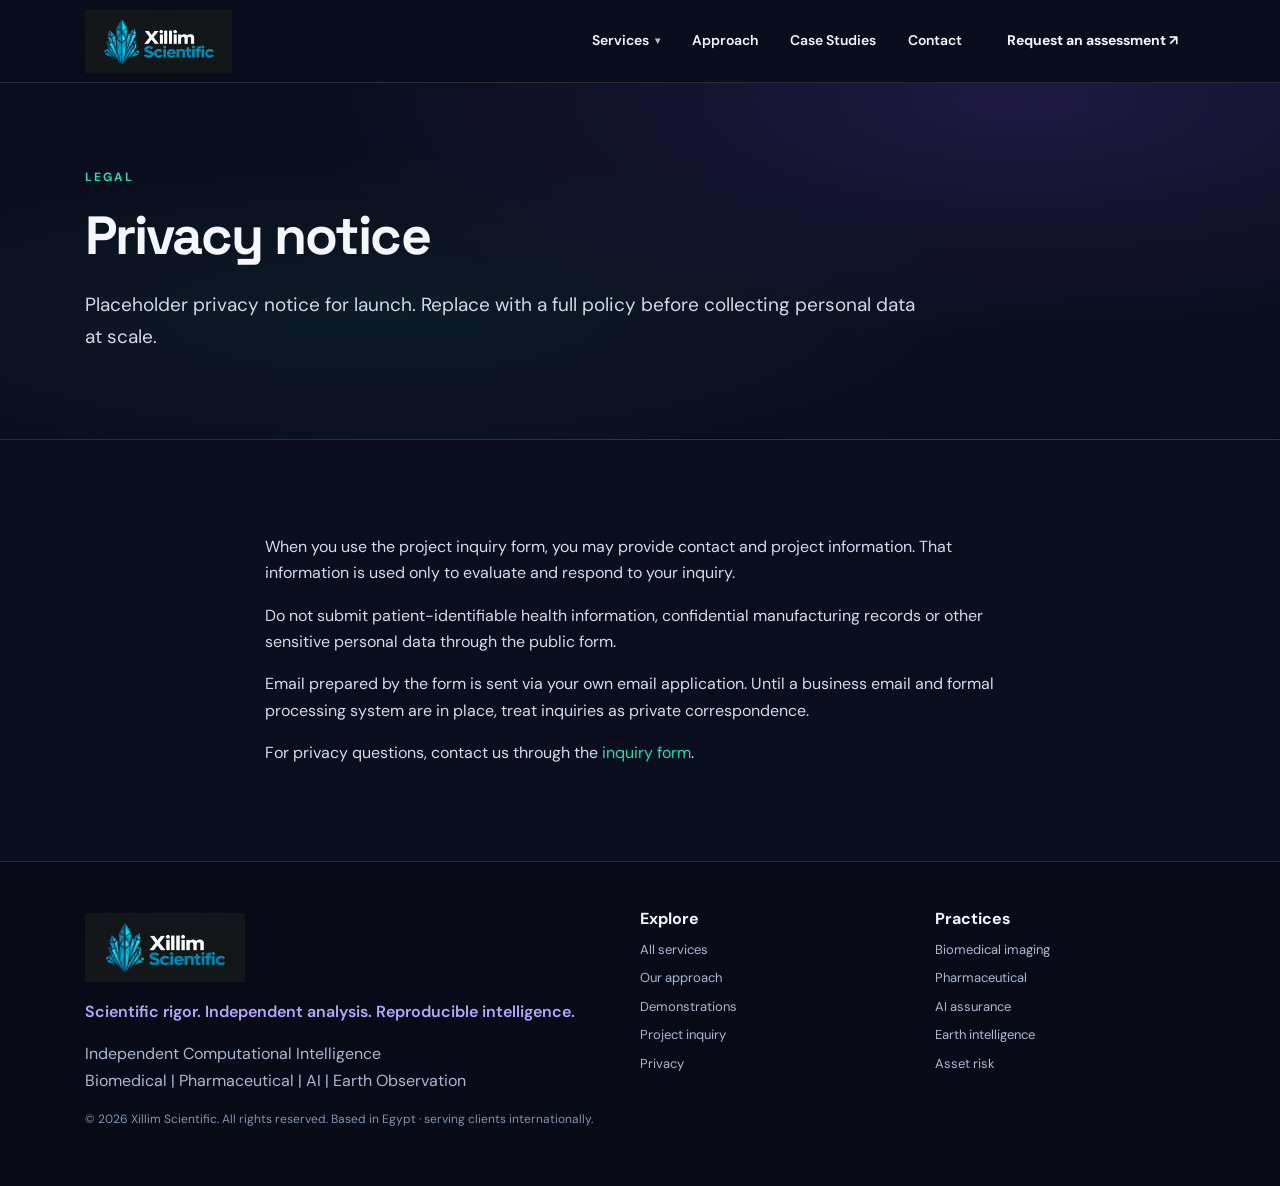
<file: privacy.html>
<!doctype html>
<html lang="en">
<head>
<meta charset="utf-8">
<meta name="viewport" content="width=device-width, initial-scale=1">
<meta name="theme-color" content="#090D1C">
<meta name="description" content="Privacy notice placeholder for Xillim Scientific project inquiries.">
<meta property="og:type" content="website">
<meta property="og:title" content="Privacy | Xillim Scientific">
<meta property="og:description" content="Privacy notice placeholder for Xillim Scientific project inquiries.">
<meta property="og:image" content="assets/banner.png">
<link rel="icon" type="image/png" href="assets/favicon.png">
<link rel="stylesheet" href="assets/site.css">
<title>Privacy | Xillim Scientific</title>
</head>
<body>
<a class="skip" href="#main">Skip to main content</a>
<header class="header"><nav class="wrap nav" aria-label="Primary navigation">
<a href="index.html" class="logo" aria-label="Xillim Scientific home"><img src="assets/logo.png" alt="Xillim Scientific"></a>
<button class="menu" aria-controls="mainnav" aria-expanded="false">Menu ☰</button>
<div class="navlinks" id="mainnav">
<div class="navitem">
<button type="button" aria-expanded="false" aria-haspopup="true">Services <span class="chev">▾</span></button>
<div class="dropdown" role="menu">
<div class="group">Biomedical &amp; Life Sciences</div>
<a href="medical-imaging.html">Advanced Medical Imaging</a>
<a href="computational-modelling.html">Computational Modelling &amp; CFD</a>
<a href="digital-pathology.html">Digital Pathology</a>
<a href="ai-validation.html">Medical AI Validation</a>
<a href="research-analytics.html">Research &amp; Clinical Development</a>
<div class="group">Manufacturing &amp; Industrial</div>
<a href="manufacturing-intelligence.html">Pharmaceutical Manufacturing Intelligence</a>
<div class="group">Earth &amp; Environmental</div>
<a href="earth-intelligence.html">Satellite &amp; Geospatial Intelligence</a>
<a href="asset-risk.html">Physical Asset &amp; Climate Risk</a>
<a href="environmental-intelligence.html">Environmental &amp; Sustainability</a>
<a href="services.html">All services overview →</a>
</div>
</div>
<a href="about.html">Approach</a>
<a href="demonstrations.html">Case Studies</a>
<a href="request.html">Contact</a>
<a class="cta" href="request.html">Request an assessment ↗</a>
</div>
</nav></header>
<main id="main">

<section class="pagehero">
<div class="wrap">
<div class="eyebrow reveal">Legal</div>
<h1 class="reveal reveal-delay-1">Privacy notice</h1>
<p class="lead reveal reveal-delay-2">Placeholder privacy notice for launch. Replace with a full policy before collecting personal data at scale.</p>
</div>
</section>
<section class="section">
<div class="wrap prose reveal" style="max-width:800px">
<p>When you use the project inquiry form, you may provide contact and project information. That information is used only to evaluate and respond to your inquiry.</p>
<p>Do not submit patient-identifiable health information, confidential manufacturing records or other sensitive personal data through the public form.</p>
<p>Email prepared by the form is sent via your own email application. Until a business email and formal processing system are in place, treat inquiries as private correspondence.</p>
<p>For privacy questions, contact us through the <a href="request.html" style="color:var(--mint)">inquiry form</a>.</p>
</div>
</section>

</main>
<footer class="footer"><div class="wrap footgrid">
<div>
<a class="logo" href="index.html"><img src="assets/logo.png" alt="Xillim Scientific"></a>
<p class="tagline">Scientific rigor. Independent analysis. Reproducible intelligence.</p>
<p class="muted">Independent Computational Intelligence<br>Biomedical | Pharmaceutical | AI | Earth Observation</p>
<p class="fine">© 2026 Xillim Scientific. All rights reserved. Based in Egypt · serving clients internationally.</p>
</div>
<div>
<strong>Explore</strong>
<a href="services.html">All services</a>
<a href="about.html">Our approach</a>
<a href="demonstrations.html">Demonstrations</a>
<a href="request.html">Project inquiry</a>
<a href="privacy.html">Privacy</a>
</div>
<div>
<strong>Practices</strong>
<a href="medical-imaging.html">Biomedical imaging</a>
<a href="manufacturing-intelligence.html">Pharmaceutical</a>
<a href="ai-validation.html">AI assurance</a>
<a href="earth-intelligence.html">Earth intelligence</a>
<a href="asset-risk.html">Asset risk</a>
</div>
</div></footer>
<script src="assets/site.js" defer></script>
</body>
</html>
</file>
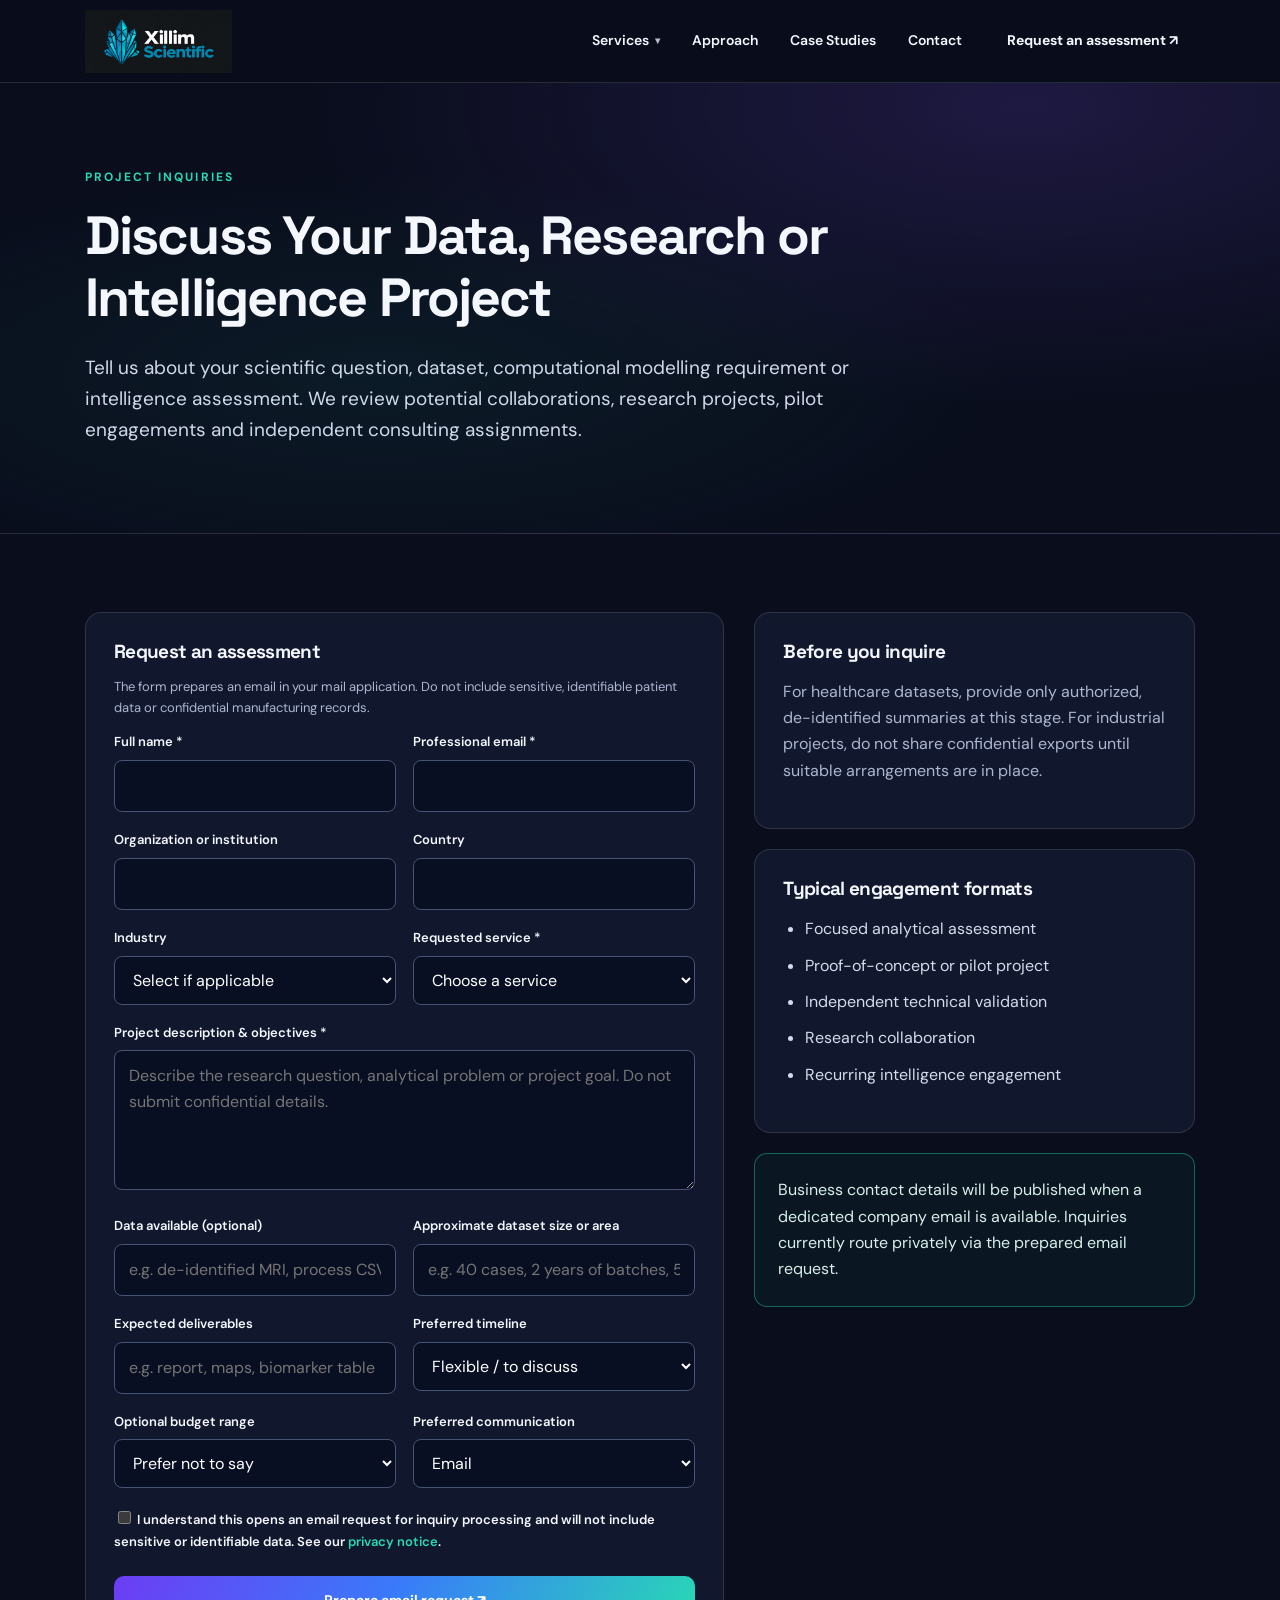
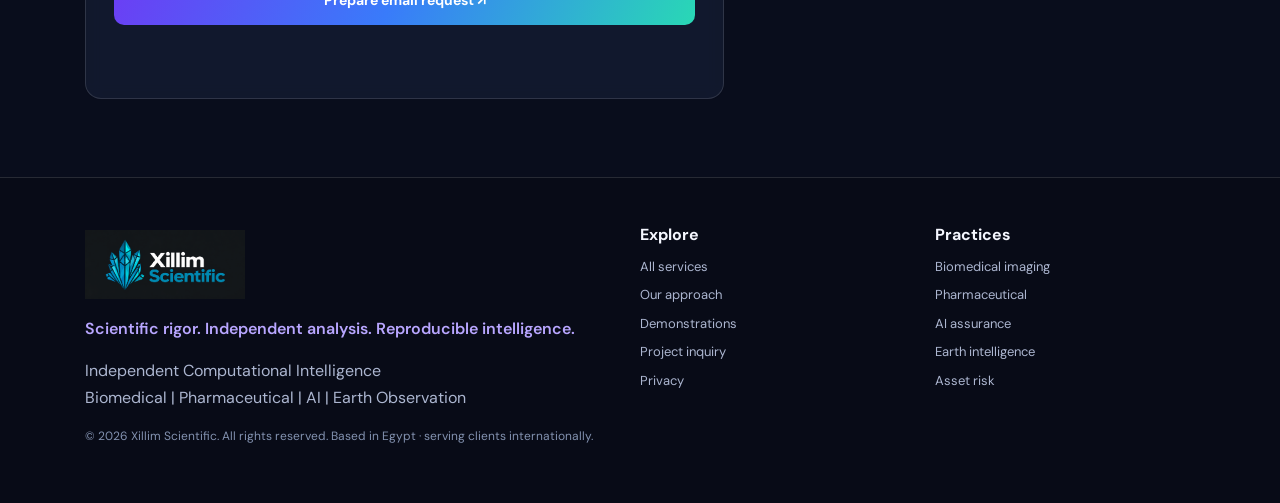
<file: request.html>
<!doctype html>
<html lang="en">
<head>
<meta charset="utf-8">
<meta name="viewport" content="width=device-width, initial-scale=1">
<meta name="theme-color" content="#090D1C">
<meta name="description" content="Contact Xillim Scientific to request independent biomedical, pharmaceutical, AI or Earth intelligence analysis.">
<meta property="og:type" content="website">
<meta property="og:title" content="Request an Assessment | Xillim Scientific">
<meta property="og:description" content="Contact Xillim Scientific to request independent biomedical, pharmaceutical, AI or Earth intelligence analysis.">
<meta property="og:image" content="assets/banner.png">
<link rel="icon" type="image/png" href="assets/favicon.png">
<link rel="stylesheet" href="assets/site.css">
<title>Request an Assessment | Xillim Scientific</title>
</head>
<body>
<a class="skip" href="#main">Skip to main content</a>
<header class="header"><nav class="wrap nav" aria-label="Primary navigation">
<a href="index.html" class="logo" aria-label="Xillim Scientific home"><img src="assets/logo.png" alt="Xillim Scientific"></a>
<button class="menu" aria-controls="mainnav" aria-expanded="false">Menu ☰</button>
<div class="navlinks" id="mainnav">
<div class="navitem">
<button type="button" aria-expanded="false" aria-haspopup="true">Services <span class="chev">▾</span></button>
<div class="dropdown" role="menu">
<div class="group">Biomedical &amp; Life Sciences</div>
<a href="medical-imaging.html">Advanced Medical Imaging</a>
<a href="computational-modelling.html">Computational Modelling &amp; CFD</a>
<a href="digital-pathology.html">Digital Pathology</a>
<a href="ai-validation.html">Medical AI Validation</a>
<a href="research-analytics.html">Research &amp; Clinical Development</a>
<div class="group">Manufacturing &amp; Industrial</div>
<a href="manufacturing-intelligence.html">Pharmaceutical Manufacturing Intelligence</a>
<div class="group">Earth &amp; Environmental</div>
<a href="earth-intelligence.html">Satellite &amp; Geospatial Intelligence</a>
<a href="asset-risk.html">Physical Asset &amp; Climate Risk</a>
<a href="environmental-intelligence.html">Environmental &amp; Sustainability</a>
<a href="services.html">All services overview →</a>
</div>
</div>
<a href="about.html">Approach</a>
<a href="demonstrations.html">Case Studies</a>
<a href="request.html">Contact</a>
<a class="cta" href="request.html">Request an assessment ↗</a>
</div>
</nav></header>
<main id="main">

<section class="pagehero">
<div class="wrap">
<div class="eyebrow reveal">Project inquiries</div>
<h1 class="reveal reveal-delay-1">Discuss Your Data, Research or Intelligence Project</h1>
<p class="lead reveal reveal-delay-2">Tell us about your scientific question, dataset, computational modelling requirement or intelligence assessment. We review potential collaborations, research projects, pilot engagements and independent consulting assignments.</p>
</div>
</section>
<section class="section">
<div class="wrap two">
<div class="panel reveal">
<h3>Request an assessment</h3>
<p class="small muted">The form prepares an email in your mail application. Do not include sensitive, identifiable patient data or confidential manufacturing records.</p>
<form class="form" id="inquiry" data-email="mu.elsayeh@gmail.com">
<div class="formrow">
<div><label for="person">Full name *</label><input id="person" name="Name" autocomplete="name" required></div>
<div><label for="email">Professional email *</label><input id="email" type="email" name="Email" autocomplete="email" required></div>
</div>
<div class="formrow">
<div><label for="organization">Organization or institution</label><input id="organization" name="Organization"></div>
<div><label for="country">Country</label><input id="country" name="Country"></div>
</div>
<div class="formrow">
<div><label for="industry">Industry</label>
<select id="industry" name="Industry">
<option value="">Select if applicable</option>
<option>University / research</option><option>Hospital / biomedical</option><option>CRO</option>
<option>Pharmaceutical / biopharma</option><option>MedTech / medical AI</option>
<option>Agriculture / investment</option><option>Real estate / infrastructure</option>
<option>Finance / insurance</option><option>Environmental consultancy</option><option>Other</option>
</select></div>
<div><label for="service">Requested service *</label>
<select id="service" name="Service" required>
<option value="">Choose a service</option>
<option>Advanced Medical Imaging</option>
<option>Computational Modelling &amp; CFD</option>
<option>Digital Pathology</option>
<option>Independent Medical AI Validation</option>
<option>Pharmaceutical Manufacturing Intelligence</option>
<option>Research &amp; Clinical Development Analytics</option>
<option>Satellite &amp; Geospatial Intelligence</option>
<option>Physical Asset &amp; Climate Risk</option>
<option>Environmental &amp; Sustainability Intelligence</option>
<option>Other / Custom Computational Analysis</option>
</select></div>
</div>
<div><label for="scope">Project description &amp; objectives *</label>
<textarea id="scope" name="Project description" required placeholder="Describe the research question, analytical problem or project goal. Do not submit confidential details."></textarea></div>
<div class="formrow">
<div><label for="data">Data available (optional)</label><input id="data" name="Data available" placeholder="e.g. de-identified MRI, process CSV, site coordinates"></div>
<div><label for="datasize">Approximate dataset size or area</label><input id="datasize" name="Dataset size or area" placeholder="e.g. 40 cases, 2 years of batches, 50 ha"></div>
</div>
<div class="formrow">
<div><label for="deliverables">Expected deliverables</label><input id="deliverables" name="Expected deliverables" placeholder="e.g. report, maps, biomarker table"></div>
<div><label for="time">Preferred timeline</label>
<select id="time" name="Timeline">
<option>Flexible / to discuss</option><option>Within 2 weeks</option><option>Within 1 month</option>
<option>1–3 months</option><option>Longer collaboration</option>
</select></div>
</div>
<div class="formrow">
<div><label for="budget">Optional budget range</label>
<select id="budget" name="Budget range">
<option value="">Prefer not to say</option>
<option>Exploratory / pilot</option><option>Focused assessment</option>
<option>Multi-phase collaboration</option><option>To discuss</option>
</select></div>
<div><label for="comm">Preferred communication</label>
<select id="comm" name="Preferred communication">
<option>Email</option><option>Video call</option><option>Either</option>
</select></div>
</div>
<label class="check"><input type="checkbox" id="consent" name="consent" required>
<span class="small">I understand this opens an email request for inquiry processing and will not include sensitive or identifiable data. See our <a href="privacy.html" style="color:var(--mint)">privacy notice</a>.</span></label>
<button class="button" type="submit">Prepare email request ↗</button>
<div class="formstatus" aria-live="polite"></div>
</form>
</div>
<div>
<div class="panel reveal reveal-delay-1">
<h3>Before you inquire</h3>
<p>For healthcare datasets, provide only authorized, de-identified summaries at this stage. For industrial projects, do not share confidential exports until suitable arrangements are in place.</p>
</div>
<div class="panel reveal reveal-delay-2" style="margin-top:20px">
<h3>Typical engagement formats</h3>
<ul class="bullet">
<li>Focused analytical assessment</li>
<li>Proof-of-concept or pilot project</li>
<li>Independent technical validation</li>
<li>Research collaboration</li>
<li>Recurring intelligence engagement</li>
</ul>
</div>
<div class="callout reveal" style="margin-top:20px">Business contact details will be published when a dedicated company email is available. Inquiries currently route privately via the prepared email request.</div>
</div>
</div>
</section>

</main>
<footer class="footer"><div class="wrap footgrid">
<div>
<a class="logo" href="index.html"><img src="assets/logo.png" alt="Xillim Scientific"></a>
<p class="tagline">Scientific rigor. Independent analysis. Reproducible intelligence.</p>
<p class="muted">Independent Computational Intelligence<br>Biomedical | Pharmaceutical | AI | Earth Observation</p>
<p class="fine">© 2026 Xillim Scientific. All rights reserved. Based in Egypt · serving clients internationally.</p>
</div>
<div>
<strong>Explore</strong>
<a href="services.html">All services</a>
<a href="about.html">Our approach</a>
<a href="demonstrations.html">Demonstrations</a>
<a href="request.html">Project inquiry</a>
<a href="privacy.html">Privacy</a>
</div>
<div>
<strong>Practices</strong>
<a href="medical-imaging.html">Biomedical imaging</a>
<a href="manufacturing-intelligence.html">Pharmaceutical</a>
<a href="ai-validation.html">AI assurance</a>
<a href="earth-intelligence.html">Earth intelligence</a>
<a href="asset-risk.html">Asset risk</a>
</div>
</div></footer>
<script src="assets/site.js" defer></script>
</body>
</html>
</file>
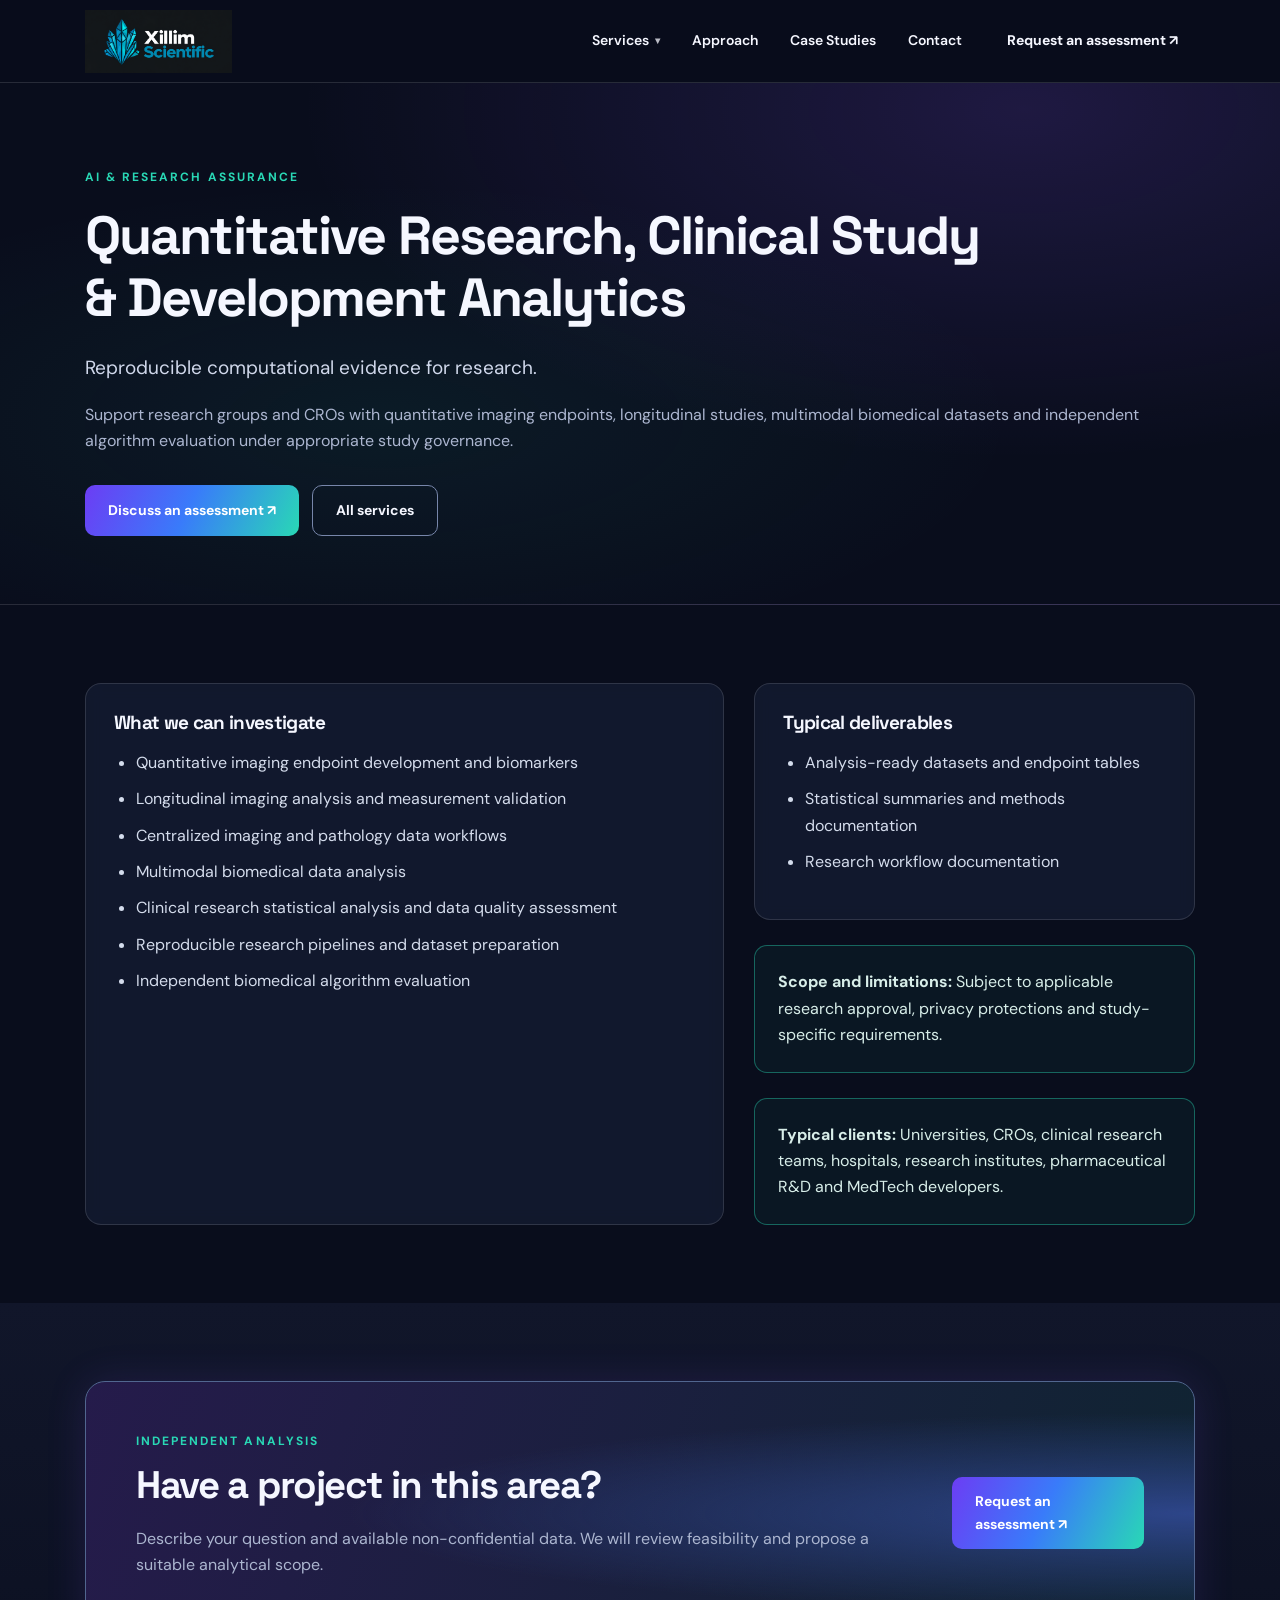
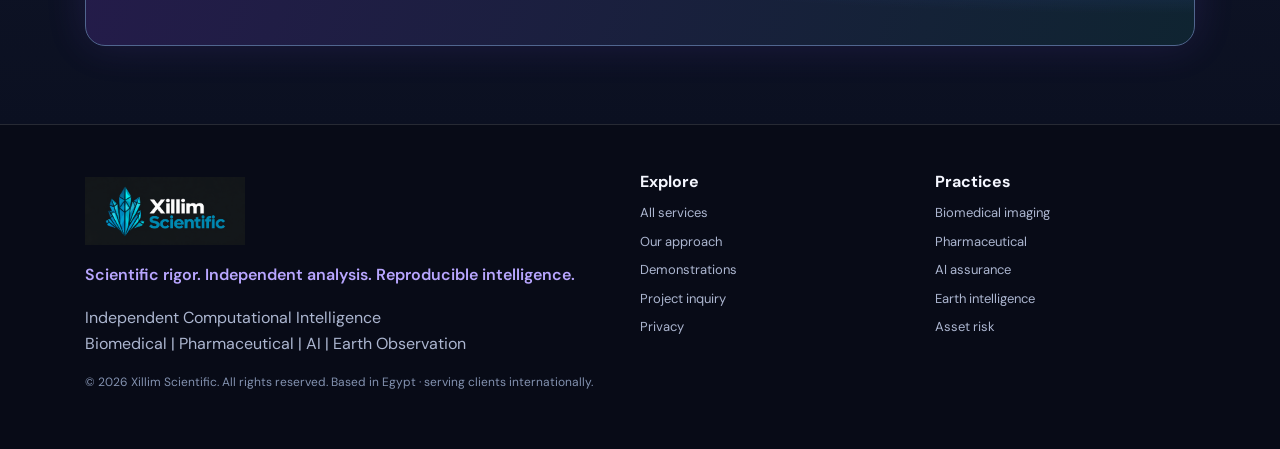
<file: research-analytics.html>
<!doctype html>
<html lang="en">
<head>
<meta charset="utf-8">
<meta name="viewport" content="width=device-width, initial-scale=1">
<meta name="theme-color" content="#090D1C">
<meta name="description" content="Quantitative imaging endpoints, longitudinal analysis and research analytics for universities and CROs.">
<meta property="og:type" content="website">
<meta property="og:title" content="Research &amp; Clinical Development Analytics | Xillim Scientific">
<meta property="og:description" content="Quantitative imaging endpoints, longitudinal analysis and research analytics for universities and CROs.">
<meta property="og:image" content="assets/banner.png">
<link rel="icon" type="image/png" href="assets/favicon.png">
<link rel="stylesheet" href="assets/site.css">
<title>Research &amp; Clinical Development Analytics | Xillim Scientific</title>
</head>
<body>
<a class="skip" href="#main">Skip to main content</a>
<header class="header"><nav class="wrap nav" aria-label="Primary navigation">
<a href="index.html" class="logo" aria-label="Xillim Scientific home"><img src="assets/logo.png" alt="Xillim Scientific"></a>
<button class="menu" aria-controls="mainnav" aria-expanded="false">Menu ☰</button>
<div class="navlinks" id="mainnav">
<div class="navitem">
<button type="button" aria-expanded="false" aria-haspopup="true">Services <span class="chev">▾</span></button>
<div class="dropdown" role="menu">
<div class="group">Biomedical &amp; Life Sciences</div>
<a href="medical-imaging.html">Advanced Medical Imaging</a>
<a href="computational-modelling.html">Computational Modelling &amp; CFD</a>
<a href="digital-pathology.html">Digital Pathology</a>
<a href="ai-validation.html">Medical AI Validation</a>
<a href="research-analytics.html">Research &amp; Clinical Development</a>
<div class="group">Manufacturing &amp; Industrial</div>
<a href="manufacturing-intelligence.html">Pharmaceutical Manufacturing Intelligence</a>
<div class="group">Earth &amp; Environmental</div>
<a href="earth-intelligence.html">Satellite &amp; Geospatial Intelligence</a>
<a href="asset-risk.html">Physical Asset &amp; Climate Risk</a>
<a href="environmental-intelligence.html">Environmental &amp; Sustainability</a>
<a href="services.html">All services overview →</a>
</div>
</div>
<a href="about.html">Approach</a>
<a href="demonstrations.html">Case Studies</a>
<a href="request.html">Contact</a>
<a class="cta" href="request.html">Request an assessment ↗</a>
</div>
</nav></header>
<main id="main">

<section class="pagehero">
<div class="wrap">
<div class="eyebrow reveal">AI &amp; Research Assurance</div>
<h1 class="reveal reveal-delay-1">Quantitative Research, Clinical Study &amp; Development Analytics</h1>
<p class="lead reveal reveal-delay-2">Reproducible computational evidence for research.</p>
<p class="muted reveal reveal-delay-3">Support research groups and CROs with quantitative imaging endpoints, longitudinal studies, multimodal biomedical datasets and independent algorithm evaluation under appropriate study governance.</p>
<div class="actions reveal reveal-delay-4">
<a class="button" href="request.html">Discuss an assessment ↗</a>
<a class="button secondary" href="services.html">All services</a>
</div>
</div>
</section>
<section class="section">
<div class="wrap two">
<div class="panel reveal">
<h3>What we can investigate</h3>
<ul class="bullet"><li>Quantitative imaging endpoint development and biomarkers</li>
<li>Longitudinal imaging analysis and measurement validation</li>
<li>Centralized imaging and pathology data workflows</li>
<li>Multimodal biomedical data analysis</li>
<li>Clinical research statistical analysis and data quality assessment</li>
<li>Reproducible research pipelines and dataset preparation</li>
<li>Independent biomedical algorithm evaluation</li></ul>
</div>
<div>
<div class="panel reveal reveal-delay-1">
<h3>Typical deliverables</h3>
<ul class="bullet"><li>Analysis-ready datasets and endpoint tables</li>
<li>Statistical summaries and methods documentation</li>
<li>Research workflow documentation</li></ul>
</div>
<div class="callout reveal reveal-delay-2"><strong>Scope and limitations:</strong> Subject to applicable research approval, privacy protections and study-specific requirements.</div>
<div class="callout reveal"><strong>Typical clients:</strong> Universities, CROs, clinical research teams, hospitals, research institutes, pharmaceutical R&amp;D and MedTech developers.</div>
</div>
</div>
</section>
<section class="section alt">
<div class="wrap">
<div class="bannercta reveal">
<div>
<div class="eyebrow">Independent analysis</div>
<h2>Have a project in this area?</h2>
<p class="muted">Describe your question and available non-confidential data. We will review feasibility and propose a suitable analytical scope.</p>
</div>
<a class="button" href="request.html">Request an assessment ↗</a>
</div>
</div>
</section>

</main>
<footer class="footer"><div class="wrap footgrid">
<div>
<a class="logo" href="index.html"><img src="assets/logo.png" alt="Xillim Scientific"></a>
<p class="tagline">Scientific rigor. Independent analysis. Reproducible intelligence.</p>
<p class="muted">Independent Computational Intelligence<br>Biomedical | Pharmaceutical | AI | Earth Observation</p>
<p class="fine">© 2026 Xillim Scientific. All rights reserved. Based in Egypt · serving clients internationally.</p>
</div>
<div>
<strong>Explore</strong>
<a href="services.html">All services</a>
<a href="about.html">Our approach</a>
<a href="demonstrations.html">Demonstrations</a>
<a href="request.html">Project inquiry</a>
<a href="privacy.html">Privacy</a>
</div>
<div>
<strong>Practices</strong>
<a href="medical-imaging.html">Biomedical imaging</a>
<a href="manufacturing-intelligence.html">Pharmaceutical</a>
<a href="ai-validation.html">AI assurance</a>
<a href="earth-intelligence.html">Earth intelligence</a>
<a href="asset-risk.html">Asset risk</a>
</div>
</div></footer>
<script src="assets/site.js" defer></script>
</body>
</html>
</file>
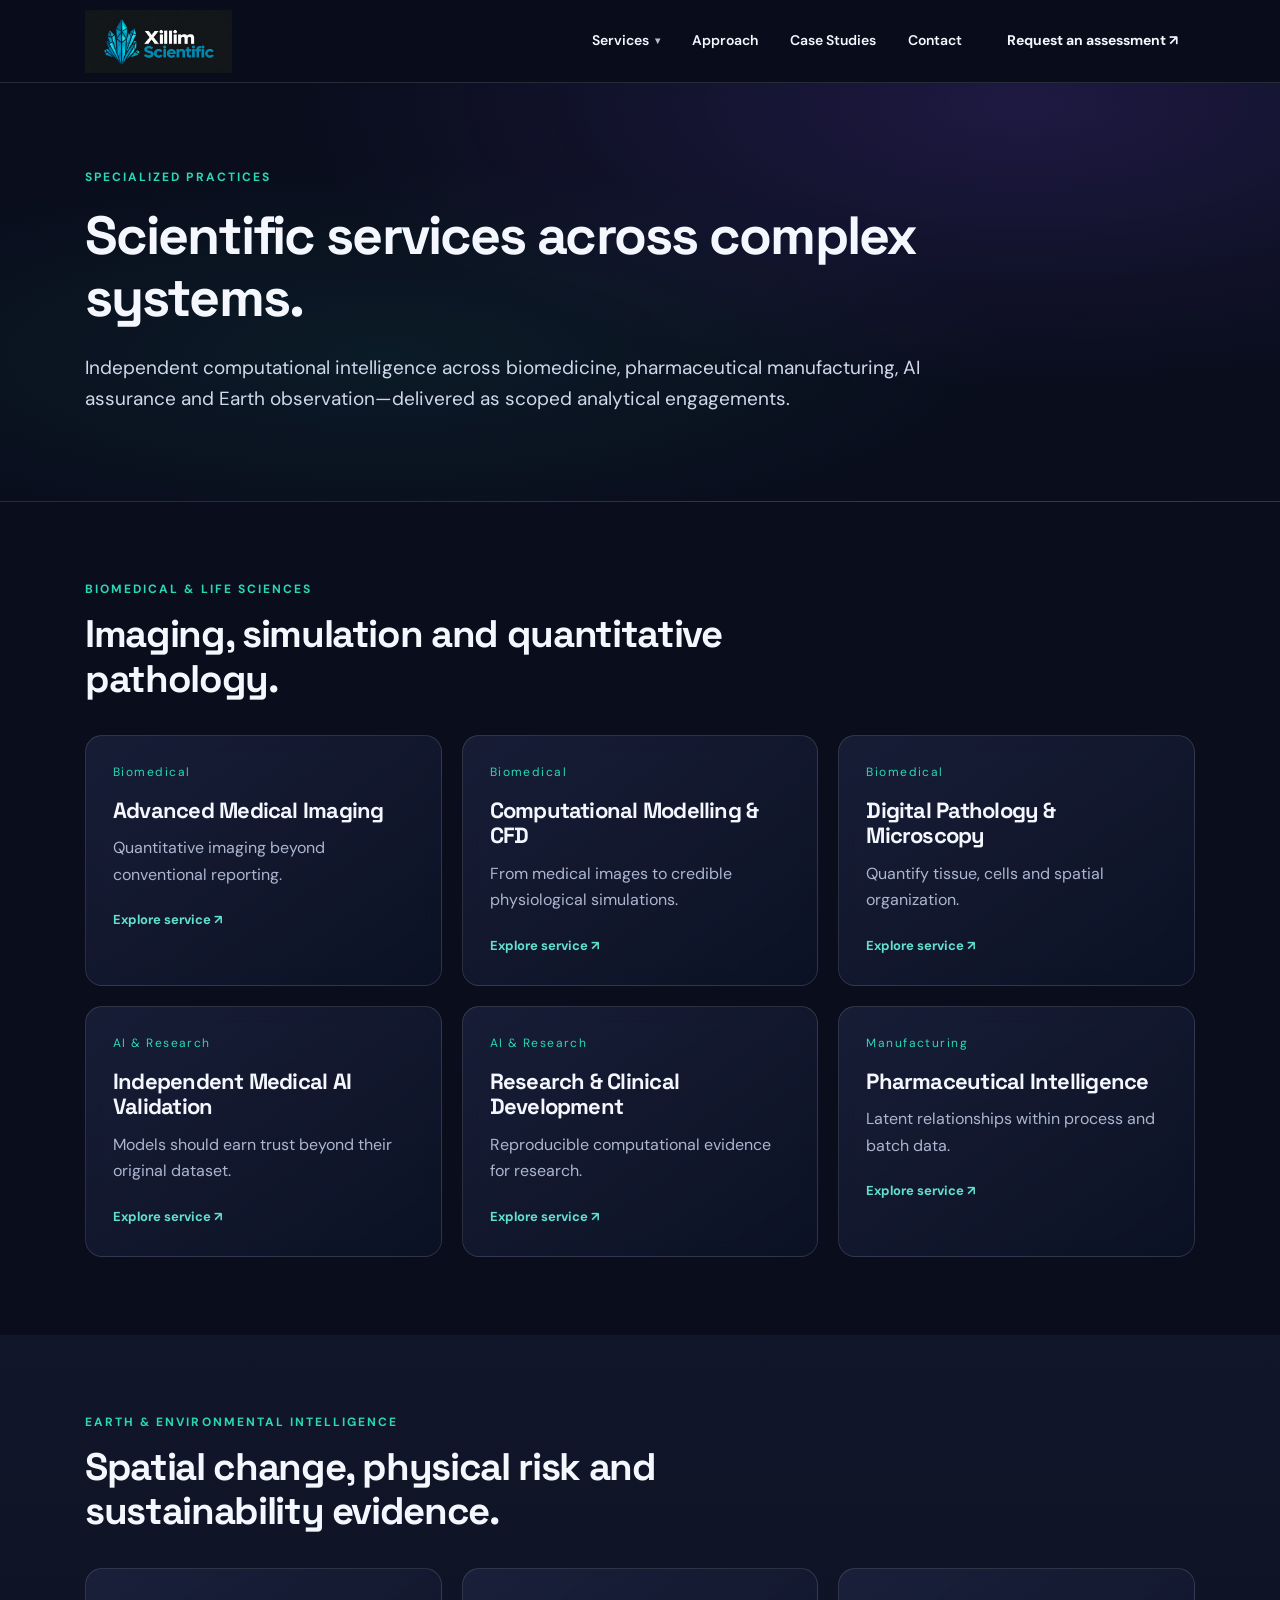
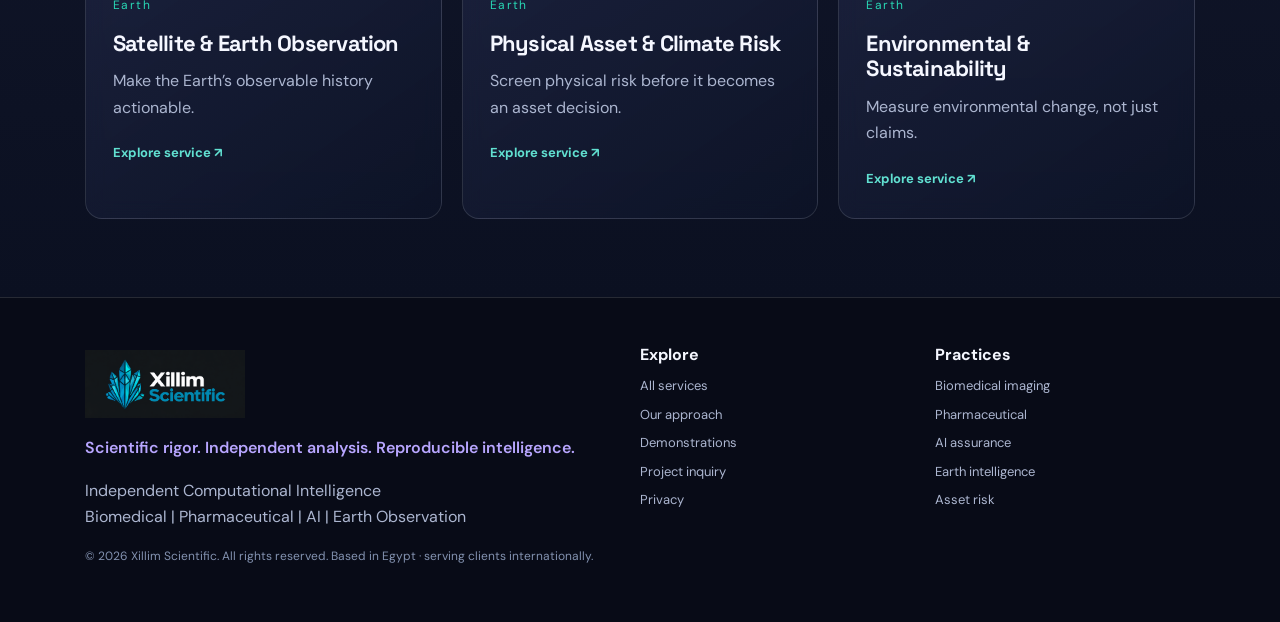
<file: services.html>
<!doctype html>
<html lang="en">
<head>
<meta charset="utf-8">
<meta name="viewport" content="width=device-width, initial-scale=1">
<meta name="theme-color" content="#090D1C">
<meta name="description" content="Independent scientific and computational intelligence services across biomedicine, pharma, AI and Earth observation.">
<meta property="og:type" content="website">
<meta property="og:title" content="Services | Xillim Scientific">
<meta property="og:description" content="Independent scientific and computational intelligence services across biomedicine, pharma, AI and Earth observation.">
<meta property="og:image" content="assets/banner.png">
<link rel="icon" type="image/png" href="assets/favicon.png">
<link rel="stylesheet" href="assets/site.css">
<title>Services | Xillim Scientific</title>
</head>
<body>
<a class="skip" href="#main">Skip to main content</a>
<header class="header"><nav class="wrap nav" aria-label="Primary navigation">
<a href="index.html" class="logo" aria-label="Xillim Scientific home"><img src="assets/logo.png" alt="Xillim Scientific"></a>
<button class="menu" aria-controls="mainnav" aria-expanded="false">Menu ☰</button>
<div class="navlinks" id="mainnav">
<div class="navitem">
<button type="button" aria-expanded="false" aria-haspopup="true">Services <span class="chev">▾</span></button>
<div class="dropdown" role="menu">
<div class="group">Biomedical &amp; Life Sciences</div>
<a href="medical-imaging.html">Advanced Medical Imaging</a>
<a href="computational-modelling.html">Computational Modelling &amp; CFD</a>
<a href="digital-pathology.html">Digital Pathology</a>
<a href="ai-validation.html">Medical AI Validation</a>
<a href="research-analytics.html">Research &amp; Clinical Development</a>
<div class="group">Manufacturing &amp; Industrial</div>
<a href="manufacturing-intelligence.html">Pharmaceutical Manufacturing Intelligence</a>
<div class="group">Earth &amp; Environmental</div>
<a href="earth-intelligence.html">Satellite &amp; Geospatial Intelligence</a>
<a href="asset-risk.html">Physical Asset &amp; Climate Risk</a>
<a href="environmental-intelligence.html">Environmental &amp; Sustainability</a>
<a href="services.html">All services overview →</a>
</div>
</div>
<a href="about.html">Approach</a>
<a href="demonstrations.html">Case Studies</a>
<a href="request.html">Contact</a>
<a class="cta" href="request.html">Request an assessment ↗</a>
</div>
</nav></header>
<main id="main">

<section class="pagehero">
<div class="wrap">
<div class="eyebrow reveal">Specialized practices</div>
<h1 class="reveal reveal-delay-1">Scientific services across complex systems.</h1>
<p class="lead reveal reveal-delay-2">Independent computational intelligence across biomedicine, pharmaceutical manufacturing, AI assurance and Earth observation—delivered as scoped analytical engagements.</p>
</div>
</section>
<section class="section">
<div class="wrap">
<div class="sectionhead reveal"><div class="eyebrow">Biomedical &amp; Life Sciences</div><h2>Imaging, simulation and quantitative pathology.</h2></div>
<div class="grid">
<a class="card reveal" href="medical-imaging.html"><div class="num">Biomedical</div><h3>Advanced Medical Imaging</h3><p>Quantitative imaging beyond conventional reporting.</p><span class="more">Explore service ↗</span></a>
<a class="card reveal reveal-delay-1" href="computational-modelling.html"><div class="num">Biomedical</div><h3>Computational Modelling &amp; CFD</h3><p>From medical images to credible physiological simulations.</p><span class="more">Explore service ↗</span></a>
<a class="card reveal reveal-delay-2" href="digital-pathology.html"><div class="num">Biomedical</div><h3>Digital Pathology &amp; Microscopy</h3><p>Quantify tissue, cells and spatial organization.</p><span class="more">Explore service ↗</span></a>
</div>
<div class="grid" style="margin-top:20px">
<a class="card reveal" href="ai-validation.html"><div class="num">AI &amp; Research</div><h3>Independent Medical AI Validation</h3><p>Models should earn trust beyond their original dataset.</p><span class="more">Explore service ↗</span></a>
<a class="card reveal reveal-delay-1" href="research-analytics.html"><div class="num">AI &amp; Research</div><h3>Research &amp; Clinical Development</h3><p>Reproducible computational evidence for research.</p><span class="more">Explore service ↗</span></a>
<a class="card reveal reveal-delay-2" href="manufacturing-intelligence.html"><div class="num">Manufacturing</div><h3>Pharmaceutical Intelligence</h3><p>Latent relationships within process and batch data.</p><span class="more">Explore service ↗</span></a>
</div>
</div>
</section>
<section class="section alt">
<div class="wrap">
<div class="sectionhead reveal"><div class="eyebrow">Earth &amp; Environmental Intelligence</div><h2>Spatial change, physical risk and sustainability evidence.</h2></div>
<div class="grid">
<a class="card reveal" href="earth-intelligence.html"><div class="num">Earth</div><h3>Satellite &amp; Earth Observation</h3><p>Make the Earth’s observable history actionable.</p><span class="more">Explore service ↗</span></a>
<a class="card reveal reveal-delay-1" href="asset-risk.html"><div class="num">Earth</div><h3>Physical Asset &amp; Climate Risk</h3><p>Screen physical risk before it becomes an asset decision.</p><span class="more">Explore service ↗</span></a>
<a class="card reveal reveal-delay-2" href="environmental-intelligence.html"><div class="num">Earth</div><h3>Environmental &amp; Sustainability</h3><p>Measure environmental change, not just claims.</p><span class="more">Explore service ↗</span></a>
</div>
</div>
</section>

</main>
<footer class="footer"><div class="wrap footgrid">
<div>
<a class="logo" href="index.html"><img src="assets/logo.png" alt="Xillim Scientific"></a>
<p class="tagline">Scientific rigor. Independent analysis. Reproducible intelligence.</p>
<p class="muted">Independent Computational Intelligence<br>Biomedical | Pharmaceutical | AI | Earth Observation</p>
<p class="fine">© 2026 Xillim Scientific. All rights reserved. Based in Egypt · serving clients internationally.</p>
</div>
<div>
<strong>Explore</strong>
<a href="services.html">All services</a>
<a href="about.html">Our approach</a>
<a href="demonstrations.html">Demonstrations</a>
<a href="request.html">Project inquiry</a>
<a href="privacy.html">Privacy</a>
</div>
<div>
<strong>Practices</strong>
<a href="medical-imaging.html">Biomedical imaging</a>
<a href="manufacturing-intelligence.html">Pharmaceutical</a>
<a href="ai-validation.html">AI assurance</a>
<a href="earth-intelligence.html">Earth intelligence</a>
<a href="asset-risk.html">Asset risk</a>
</div>
</div></footer>
<script src="assets/site.js" defer></script>
</body>
</html>
</file>
<file: assets/site.css>
@import url('https://fonts.googleapis.com/css2?family=DM+Sans:wght@400;500;600;700&family=Space+Grotesk:wght@400;500;600;700&display=swap');
:root{
  --bg:#090d1c;--bg2:#111429;--panel:#151b32;--white:#f5f7ff;--muted:#acb6d0;
  --violet:#8955ff;--blue:#397bfa;--mint:#29d8b5;--lavender:#b8a6ff;
  --line:#ffffff20;--max:1160px;--grad:linear-gradient(115deg,#6c3df4 0%,#397bfa 48%,#29d8b5 100%);
  color-scheme:dark
}
*{box-sizing:border-box}
html{scroll-behavior:smooth}
body{margin:0;background:var(--bg);color:var(--white);font-family:'DM Sans',Arial,sans-serif;line-height:1.65;overflow-x:hidden}
a{color:inherit;text-decoration:none}
button,input,textarea,select{font:inherit}
button{cursor:pointer}
img{max-width:100%}
.wrap{max-width:var(--max);margin:0 auto;padding:0 25px}
.skip{position:absolute;left:-9999px}
.skip:focus{left:10px;top:10px;z-index:99;background:#fff;color:#111;padding:10px}

.header{position:sticky;top:0;z-index:40;background:#090d1ce8;backdrop-filter:blur(18px);border-bottom:1px solid var(--line)}
.nav{min-height:82px;display:flex;align-items:center;justify-content:space-between;gap:28px}
.logo{display:flex;align-items:center;gap:12px}
.logo img{height:63px;width:150px;object-fit:contain;object-position:left center}
.navlinks{display:flex;align-items:center;gap:8px;font-size:14px;font-weight:600}
.navlinks>a,.navlinks .navitem>button{padding:10px 12px;border-radius:8px;background:transparent;border:0;color:inherit}
.navlinks>a:hover,.navlinks .navitem>button:hover,.footer a:hover{color:var(--mint)}
.navitem{position:relative}
.navitem>button{display:inline-flex;align-items:center;gap:6px;font-weight:600}
.navitem>button .chev{display:inline-block;transition:transform .25s ease;font-size:10px;opacity:.75}
.navitem.open>button .chev,.navitem:hover>button .chev{transform:rotate(180deg)}
.dropdown{
  position:absolute;top:calc(100% + 8px);left:0;min-width:280px;padding:14px;
  background:rgba(16,20,40,.96);border:1px solid #ffffff28;border-radius:14px;
  box-shadow:0 20px 50px #00000066,0 0 0 1px #8955ff22;
  opacity:0;visibility:hidden;transform:translateY(8px);transition:opacity .22s ease,transform .22s ease,visibility .22s;
  display:grid;gap:4px
}
.navitem.open .dropdown,.navitem:hover .dropdown{opacity:1;visibility:visible;transform:translateY(0)}
.dropdown a{display:block;padding:10px 12px;border-radius:9px;font-size:13px;font-weight:600;color:#d7dff2}
.dropdown a:hover{background:#8955ff22;color:#fff}
.dropdown .group{font-size:11px;letter-spacing:.12em;text-transform:uppercase;color:var(--mint);padding:8px 12px 4px;font-weight:700}
.nav .cta{padding:11px 17px;margin-left:8px}
.menu{display:none;border:1px solid var(--line);color:#fff;background:transparent;border-radius:9px;padding:8px 13px}

.cta,.button{
  display:inline-flex;align-items:center;justify-content:center;border-radius:10px;
  background:var(--grad);padding:13px 23px;font-size:14px;font-weight:700;color:white;border:0;
  transition:transform .25s ease,filter .25s ease,box-shadow .25s ease;
  box-shadow:0 0 0 0 #8955ff00
}
.cta:hover,.button:hover{transform:translateY(-2px);filter:brightness(1.12);box-shadow:0 10px 30px #8955ff44}
.button.secondary{background:transparent;border:1px solid #7786aa;color:var(--white);box-shadow:none}
.button.secondary:hover{border-color:var(--mint);box-shadow:0 8px 24px #29d8b522}

.hero{position:relative;isolation:isolate;overflow:hidden;border-bottom:1px solid var(--line)}
.hero:before{
  content:"";position:absolute;inset:0;z-index:-2;
  background:
    linear-gradient(90deg,rgba(9,13,28,.96) 0%,rgba(9,13,28,.88) 38%,rgba(9,13,28,.55) 62%,rgba(9,13,28,.35) 100%),
    url('banner.png') right center/cover no-repeat;
  animation:heroDrift 22s ease-in-out infinite alternate
}
.hero:after{content:"";position:absolute;z-index:-1;inset:0;background:linear-gradient(0deg,var(--bg) 0%,rgba(9,13,28,.55) 35%,transparent 70%)}
.hero .orb{
  position:absolute;border-radius:50%;filter:blur(40px);pointer-events:none;z-index:-1;opacity:.35;
  animation:orbFloat 12s ease-in-out infinite
}
.hero .orb.a{width:280px;height:280px;background:#8955ff66;top:10%;right:8%}
.hero .orb.b{width:220px;height:220px;background:#29d8b544;bottom:5%;right:28%;animation-delay:-4s}
.hero .wrap{padding-top:116px;padding-bottom:115px;position:relative;z-index:1}
.hero .wrap h1,.hero .wrap .lead{max-width:680px;text-shadow:0 2px 28px rgba(9,13,28,.9)}
.eyebrow{font-size:12px;letter-spacing:.17em;font-weight:700;text-transform:uppercase;color:var(--mint)}
h1,h2,h3{font-family:'Space Grotesk',sans-serif;line-height:1.16;letter-spacing:-.035em}
h1{font-size:clamp(34px,4.6vw,62px);max-width:920px;margin:17px 0 22px}
h2{font-size:clamp(29px,3vw,43px);margin:12px 0 18px}
h3{font-size:22px;margin:0 0 12px}
.grad{background:linear-gradient(100deg,#bda7ff,#57a2ff,#29d8b5);background-size:200% 100%;background-clip:text;color:transparent;animation:gradShift 8s ease infinite}
.lead{font-size:19px;color:#d0d8eb;max-width:770px}
.actions{display:flex;flex-wrap:wrap;gap:13px;margin-top:30px}

.section{padding:78px 0}
.section.alt{background:linear-gradient(180deg,#11162a,#0b1021)}
.sectionhead{max-width:760px;margin-bottom:34px}
.muted{color:var(--muted)}
.grid{display:grid;grid-template-columns:repeat(3,minmax(0,1fr));gap:20px}
.cards4{grid-template-columns:repeat(4,minmax(0,1fr))}
.cards2{grid-template-columns:repeat(2,minmax(0,1fr))}
.card{
  border:1px solid var(--line);
  background:linear-gradient(145deg,rgba(36,43,76,.55),rgba(13,20,40,.72));
  backdrop-filter:blur(10px);
  border-radius:17px;padding:27px;transition:border .25s ease,transform .25s ease,box-shadow .25s ease;min-width:0
}
.card:hover{border-color:#8955ff77;transform:translateY(-4px);box-shadow:0 16px 40px #00000055,0 0 0 1px #397bfa33}
.card .num{font-size:12px;color:var(--mint);letter-spacing:.12em;margin-bottom:15px}
.card p{color:var(--muted);margin:0 0 18px}
.card .more{color:#61e0d1;font-weight:700;font-size:13px}
.pill{display:inline-block;border-radius:99px;padding:6px 12px;font-size:12px;font-weight:700;color:#a9f6e5;background:#29d8b51a;border:1px solid #29d8b550}
.split{display:grid;grid-template-columns:1fr 1fr;gap:45px;align-items:center}
.visual{
  border:1px solid #ffffff28;border-radius:18px;min-height:310px;
  background:radial-gradient(ellipse at 30% 25%,#8955ff55,transparent 55%),radial-gradient(ellipse at 80% 75%,#29d8b53d,transparent 52%),rgba(18,24,47,.85);
  backdrop-filter:blur(8px);padding:35px;display:flex;flex-direction:column;justify-content:center;
  box-shadow:inset 0 1px 0 #ffffff18
}
.visual div{font-family:'Space Grotesk';font-size:clamp(22px,2.4vw,30px);font-weight:700}
.visual small{color:#c0cde2;margin-top:18px}
.steps{display:grid;grid-template-columns:repeat(6,minmax(0,1fr));gap:10px}
.step{
  border-top:2px solid transparent;border-image:var(--grad) 1;
  background:#ffffff0b;padding:19px 15px;border-radius:0 0 12px 12px;font-weight:600;font-size:13px;
  transition:background .25s ease,transform .25s ease
}
.step:hover{background:#8955ff18;transform:translateY(-2px)}
.bullet{padding-left:22px}
.bullet li{margin:10px 0;color:#d4dcec}
.pagehero{
  padding:85px 0 68px;
  background:radial-gradient(ellipse at 80% 5%,#8955ff2a,transparent 50%),radial-gradient(ellipse at 30% 65%,#29d8b512,transparent 50%);
  border-bottom:1px solid var(--line);position:relative;overflow:hidden
}
.pagehero h1{font-size:clamp(34px,4.2vw,58px)}
.pagehero .lead{max-width:850px}
.two{display:grid;grid-template-columns:1.45fr 1fr;gap:30px}
.panel{
  background:rgba(20,27,49,.82);border:1px solid var(--line);border-radius:16px;padding:28px;
  backdrop-filter:blur(8px);transition:border .25s ease,transform .25s ease
}
.panel:hover{border-color:#5f83b5}
.panel h3{font-size:19px}
.panel p{color:var(--muted)}
.callout{border:1px solid #29d8b568;background:#29d8b50d;border-radius:13px;padding:23px;margin-top:25px;color:#d8eee9}
.bannercta{
  padding:50px;border:1px solid #51668f;border-radius:20px;
  background:radial-gradient(ellipse at right,#2d4589 0%,transparent 54%),linear-gradient(110deg,#251b4b,#0f2431);
  display:flex;justify-content:space-between;align-items:center;gap:30px;
  box-shadow:0 0 40px #8955ff22
}
.footer{border-top:1px solid var(--line);padding:44px 0;background:#080b17}
.footgrid{display:grid;grid-template-columns:2fr 1fr 1fr;gap:35px}
.footer a{display:block;color:var(--muted);margin:7px 0;font-size:13px}
.footer .logo img{width:160px;height:70px}
.fine{font-size:12px;color:#8392b0}
.tagline{color:var(--lavender);font-weight:600;margin:10px 0}
.form{display:grid;gap:17px}
.form label{font-weight:600;font-size:13px;display:block;margin-bottom:7px}
.form input,.form select,.form textarea{width:100%;background:#090f22;border:1px solid #465374;border-radius:8px;color:#fff;padding:12px 14px;min-height:46px;transition:border .2s,box-shadow .2s}
.form textarea{min-height:140px}
.form input:focus,.form textarea:focus,.form select:focus{outline:none;border-color:var(--mint);box-shadow:0 0 0 3px #29d8b533}
.formrow{display:grid;grid-template-columns:1fr 1fr;gap:17px}
.small{font-size:13px}
.check{display:flex;gap:10px;align-items:flex-start}
.check input{width:auto;min-height:0;margin-top:6px}
.formstatus{min-height:28px;color:#8ff0cf}
.prose p{color:#d2dbef}
.strip{display:flex;flex-wrap:wrap;gap:10px}
.strip span{border:1px solid #ffffff35;border-radius:40px;padding:8px 14px;color:#c9d7ed;font-size:13px;transition:border .25s,color .25s,transform .25s}
.strip span:hover{border-color:var(--mint);color:#fff;transform:translateY(-1px)}
.industries{display:flex;flex-wrap:wrap;gap:10px}
.industries span{
  border:1px solid #ffffff28;background:#ffffff08;border-radius:12px;padding:12px 16px;
  color:#d0d8eb;font-size:14px;font-weight:600;transition:border .25s,transform .25s,background .25s
}
.industries span:hover{border-color:#8955ff88;background:#8955ff14;transform:translateY(-2px)}
.faq{display:grid;gap:12px}
.faq details{
  border:1px solid var(--line);border-radius:14px;background:rgba(20,27,49,.7);padding:4px 18px;
  transition:border .25s
}
.faq details[open]{border-color:#8955ff66}
.faq summary{cursor:pointer;padding:16px 0;font-weight:700;font-family:'Space Grotesk',sans-serif;list-style:none}
.faq summary::-webkit-details-marker{display:none}
.faq summary:after{content:"+";float:right;color:var(--mint);font-weight:700}
.faq details[open] summary:after{content:"–"}
.faq details p{color:var(--muted);margin:0 0 16px}

/* Scroll / entrance motion */
.reveal{opacity:0;transform:translateY(28px);transition:opacity .7s ease,transform .7s ease}
.reveal.in{opacity:1;transform:none}
.reveal-delay-1{transition-delay:.08s}
.reveal-delay-2{transition-delay:.16s}
.reveal-delay-3{transition-delay:.24s}
.reveal-delay-4{transition-delay:.32s}
.hero-animate .eyebrow,.hero-animate h1,.hero-animate .lead,.hero-animate .actions,.hero-animate .strip{
  opacity:0;transform:translateY(22px);animation:riseIn .8s ease forwards
}
.hero-animate h1{animation-delay:.1s}
.hero-animate .lead{animation-delay:.22s}
.hero-animate .actions{animation-delay:.34s}
.hero-animate .strip{animation-delay:.46s}

@keyframes riseIn{to{opacity:1;transform:none}}
@keyframes gradShift{0%,100%{background-position:0% 50%}50%{background-position:100% 50%}}
@keyframes heroDrift{from{transform:scale(1)}to{transform:scale(1.06)}}
@keyframes orbFloat{0%,100%{transform:translateY(0)}50%{transform:translateY(-18px)}}

@media(max-width:950px){
  .grid,.cards4,.cards2{grid-template-columns:repeat(2,1fr)}
  .steps{grid-template-columns:repeat(3,1fr)}
  .formrow{grid-template-columns:1fr}
  .dropdown{position:static;opacity:1;visibility:visible;transform:none;display:none;box-shadow:none;background:#0a1024;margin-top:4px}
  .navitem.open .dropdown{display:grid}
}
@media(max-width:700px){
  .nav{min-height:72px}
  .logo img{height:56px;width:145px}
  .menu{display:block}
  .navlinks{
    display:none;position:absolute;top:71px;left:0;right:0;flex-direction:column;align-items:stretch;
    background:#0d1326;padding:18px 25px 26px;border-bottom:1px solid var(--line);gap:4px
  }
  .navlinks.open{display:flex}
  .nav .cta{margin-left:0}
  .hero .wrap{padding-top:82px;padding-bottom:82px}
  .section{padding:55px 0}
  .grid,.cards4,.cards2,.split,.two,.footgrid{grid-template-columns:1fr}
  .steps{grid-template-columns:1fr 1fr}
  .bannercta{padding:28px;display:block}
  .bannercta .button{margin-top:19px}
  .pagehero{padding:55px 0}
  h1{font-size:36px}
  .card{padding:23px}
  .visual{min-height:240px}
}
@media(prefers-reduced-motion:reduce){
  html{scroll-behavior:auto}
  *,*::before,*::after{animation:none!important;transition:none!important}
  .reveal{opacity:1;transform:none}
  .hero-animate .eyebrow,.hero-animate h1,.hero-animate .lead,.hero-animate .actions,.hero-animate .strip{opacity:1;transform:none}
}
</file>
